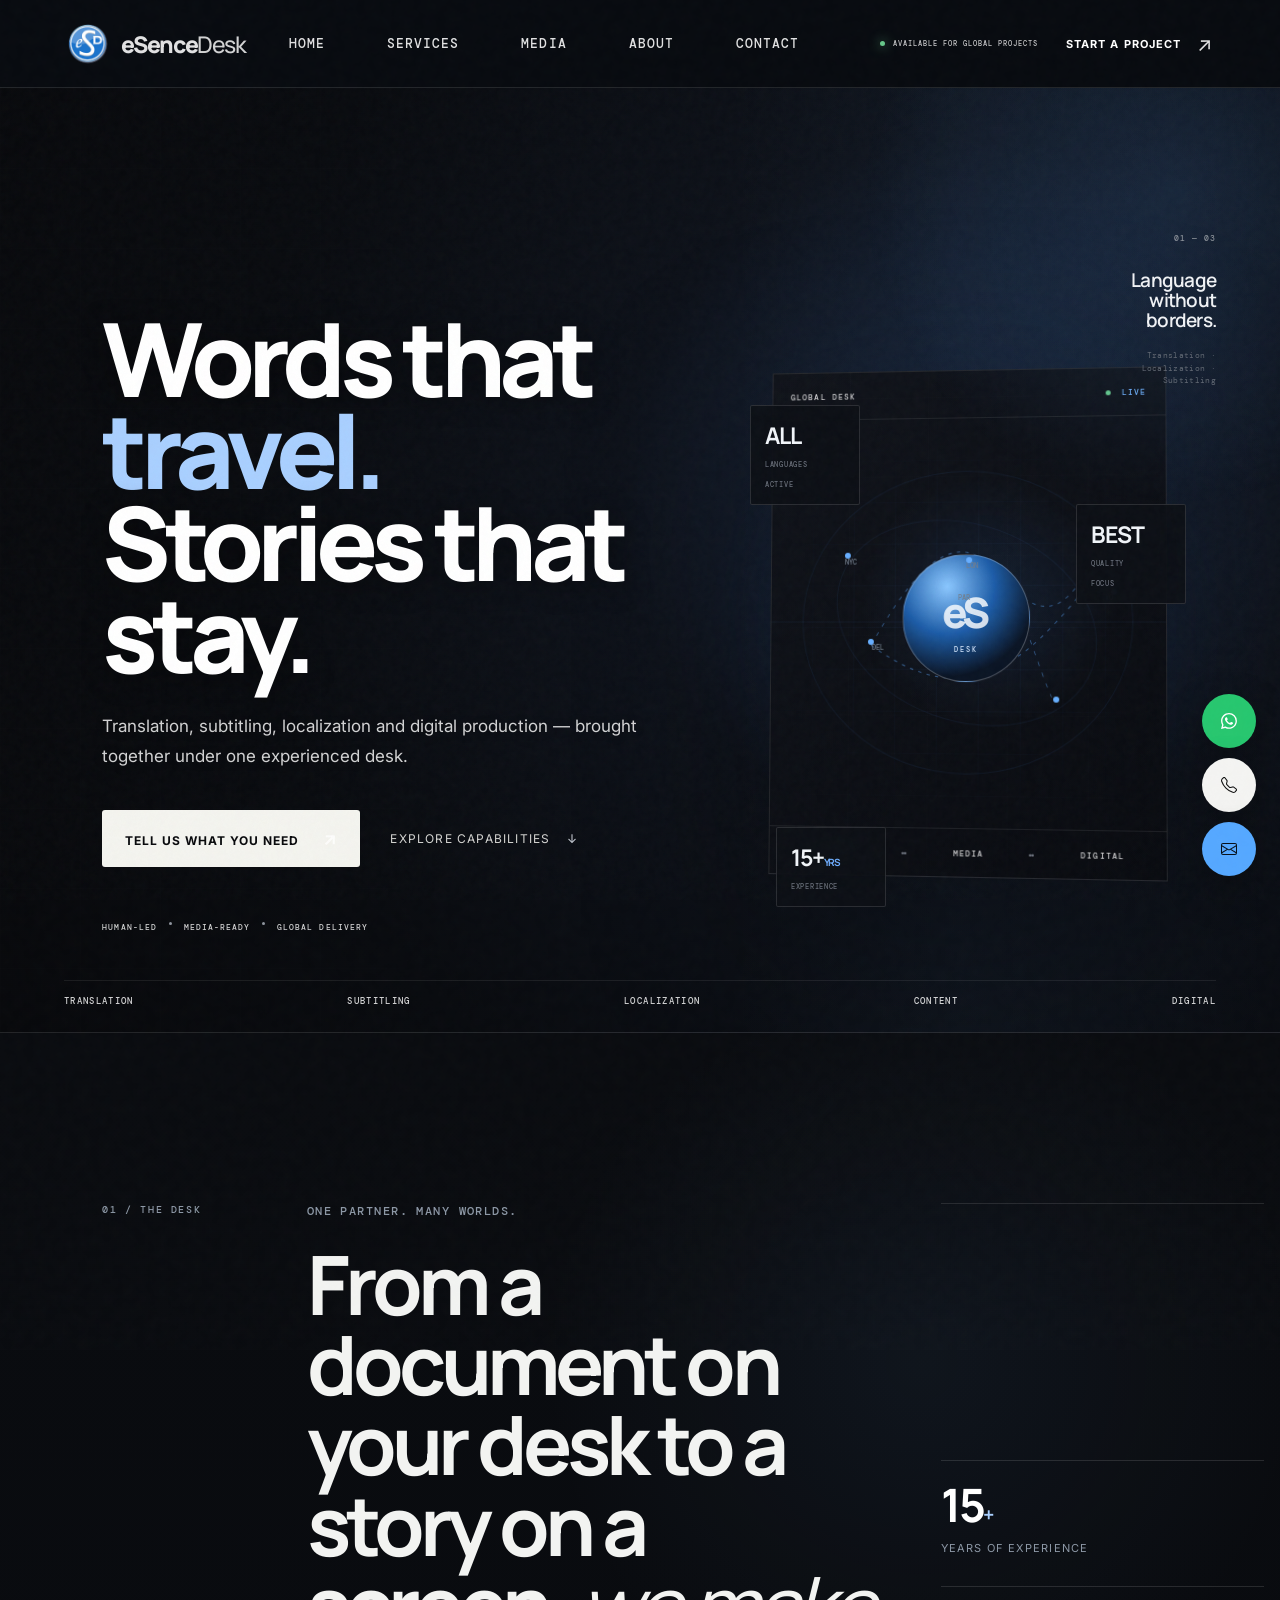
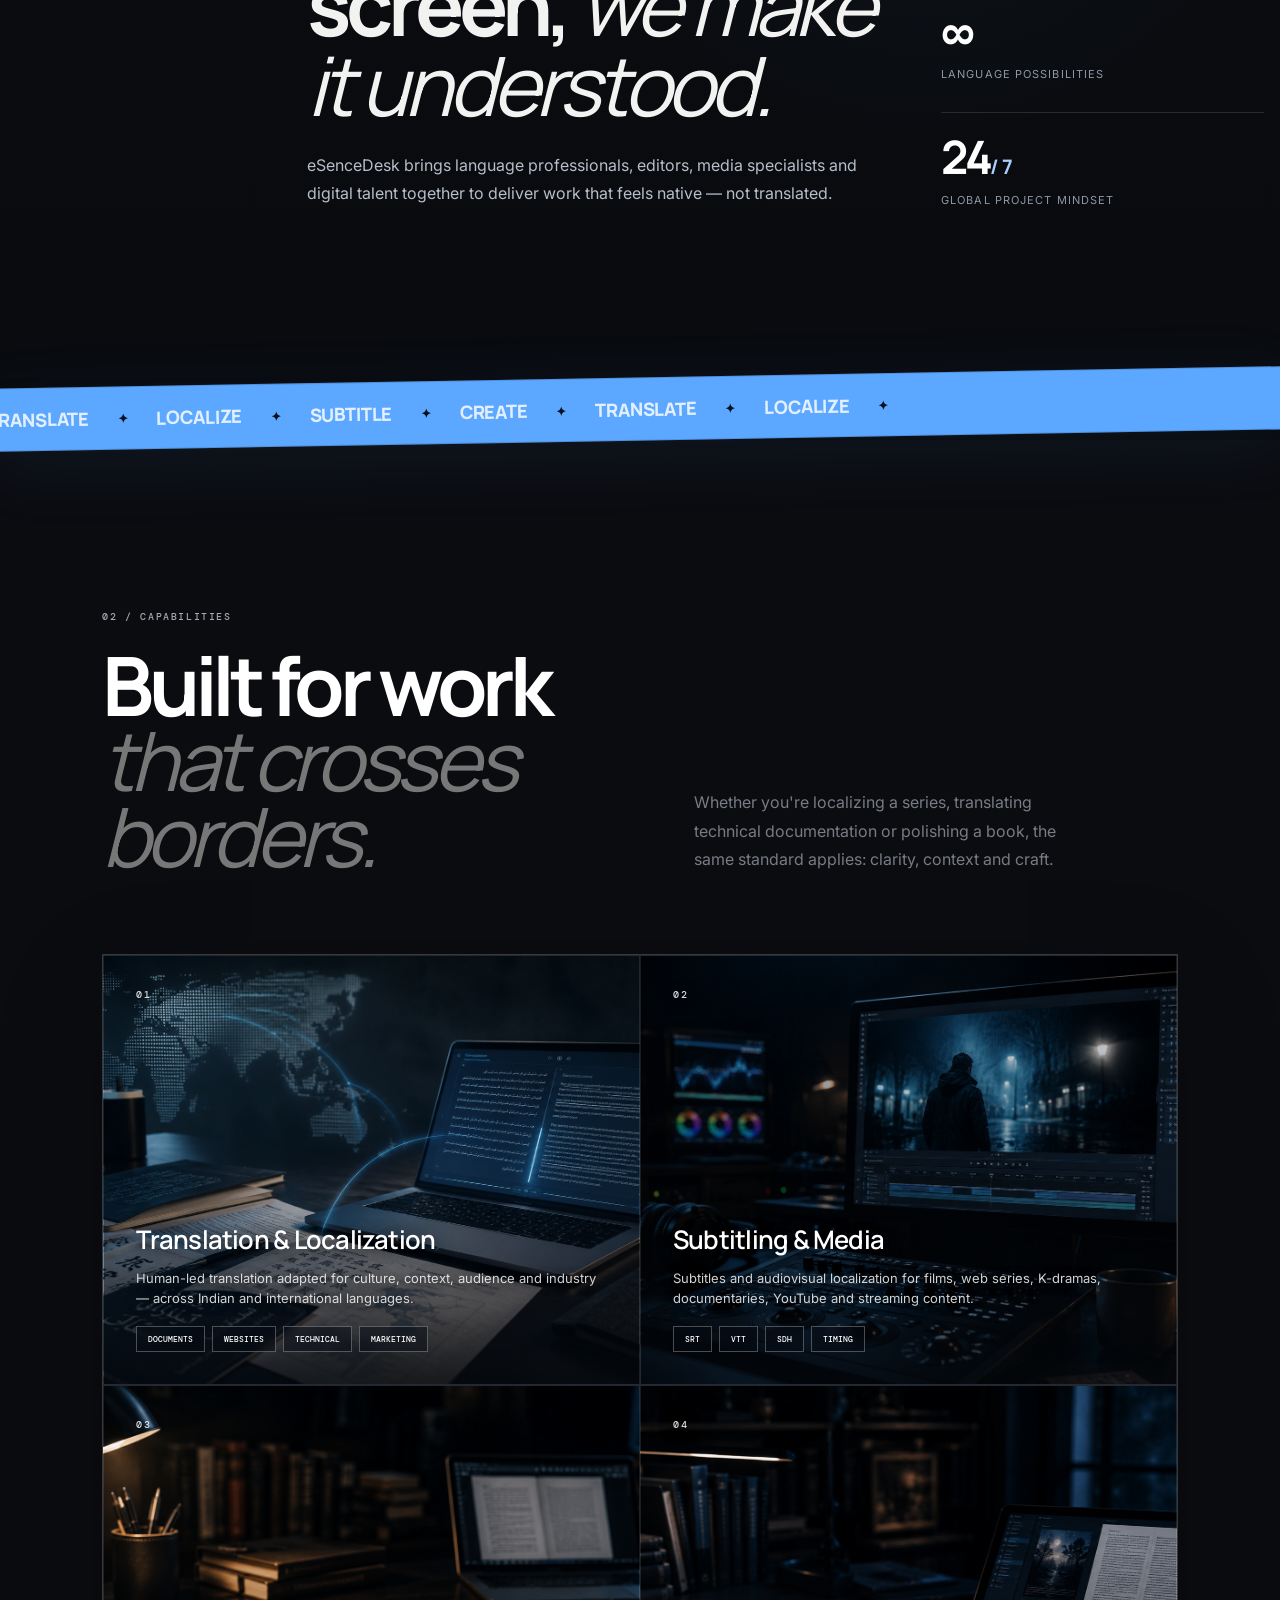
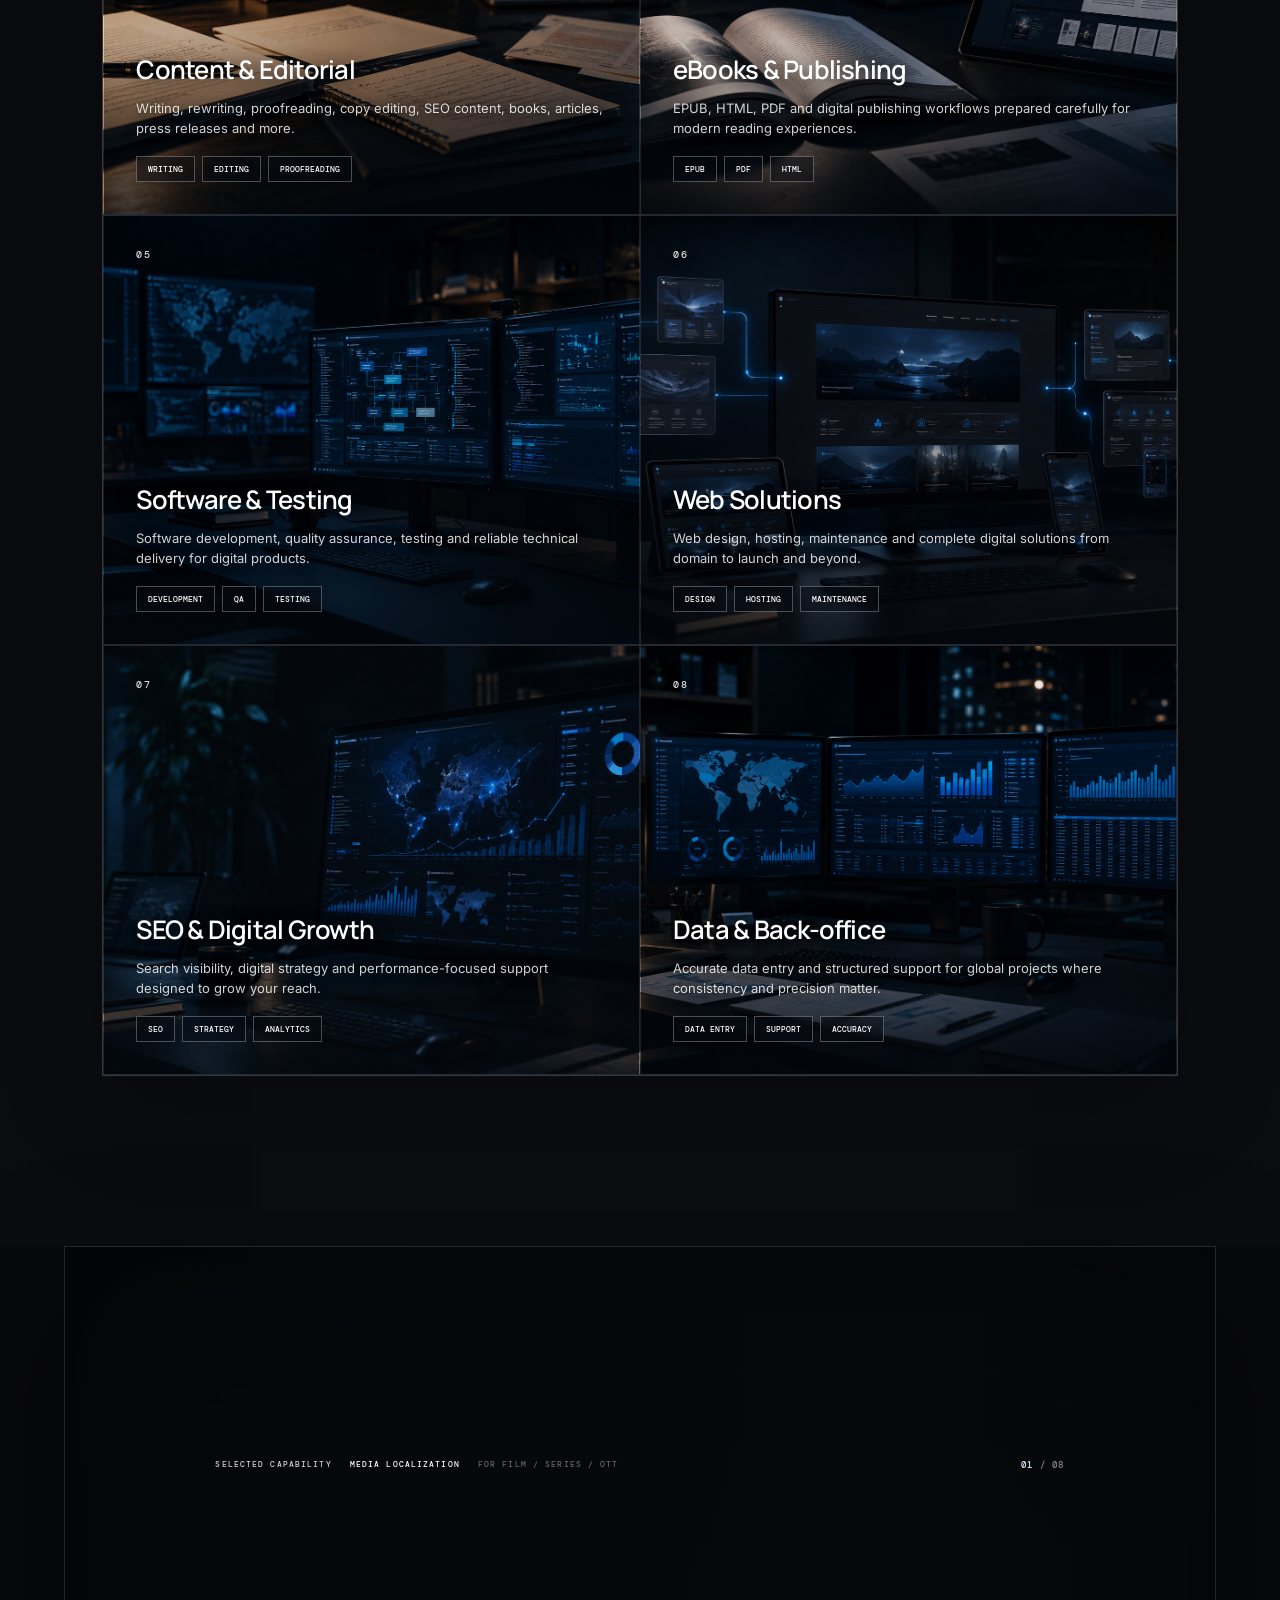
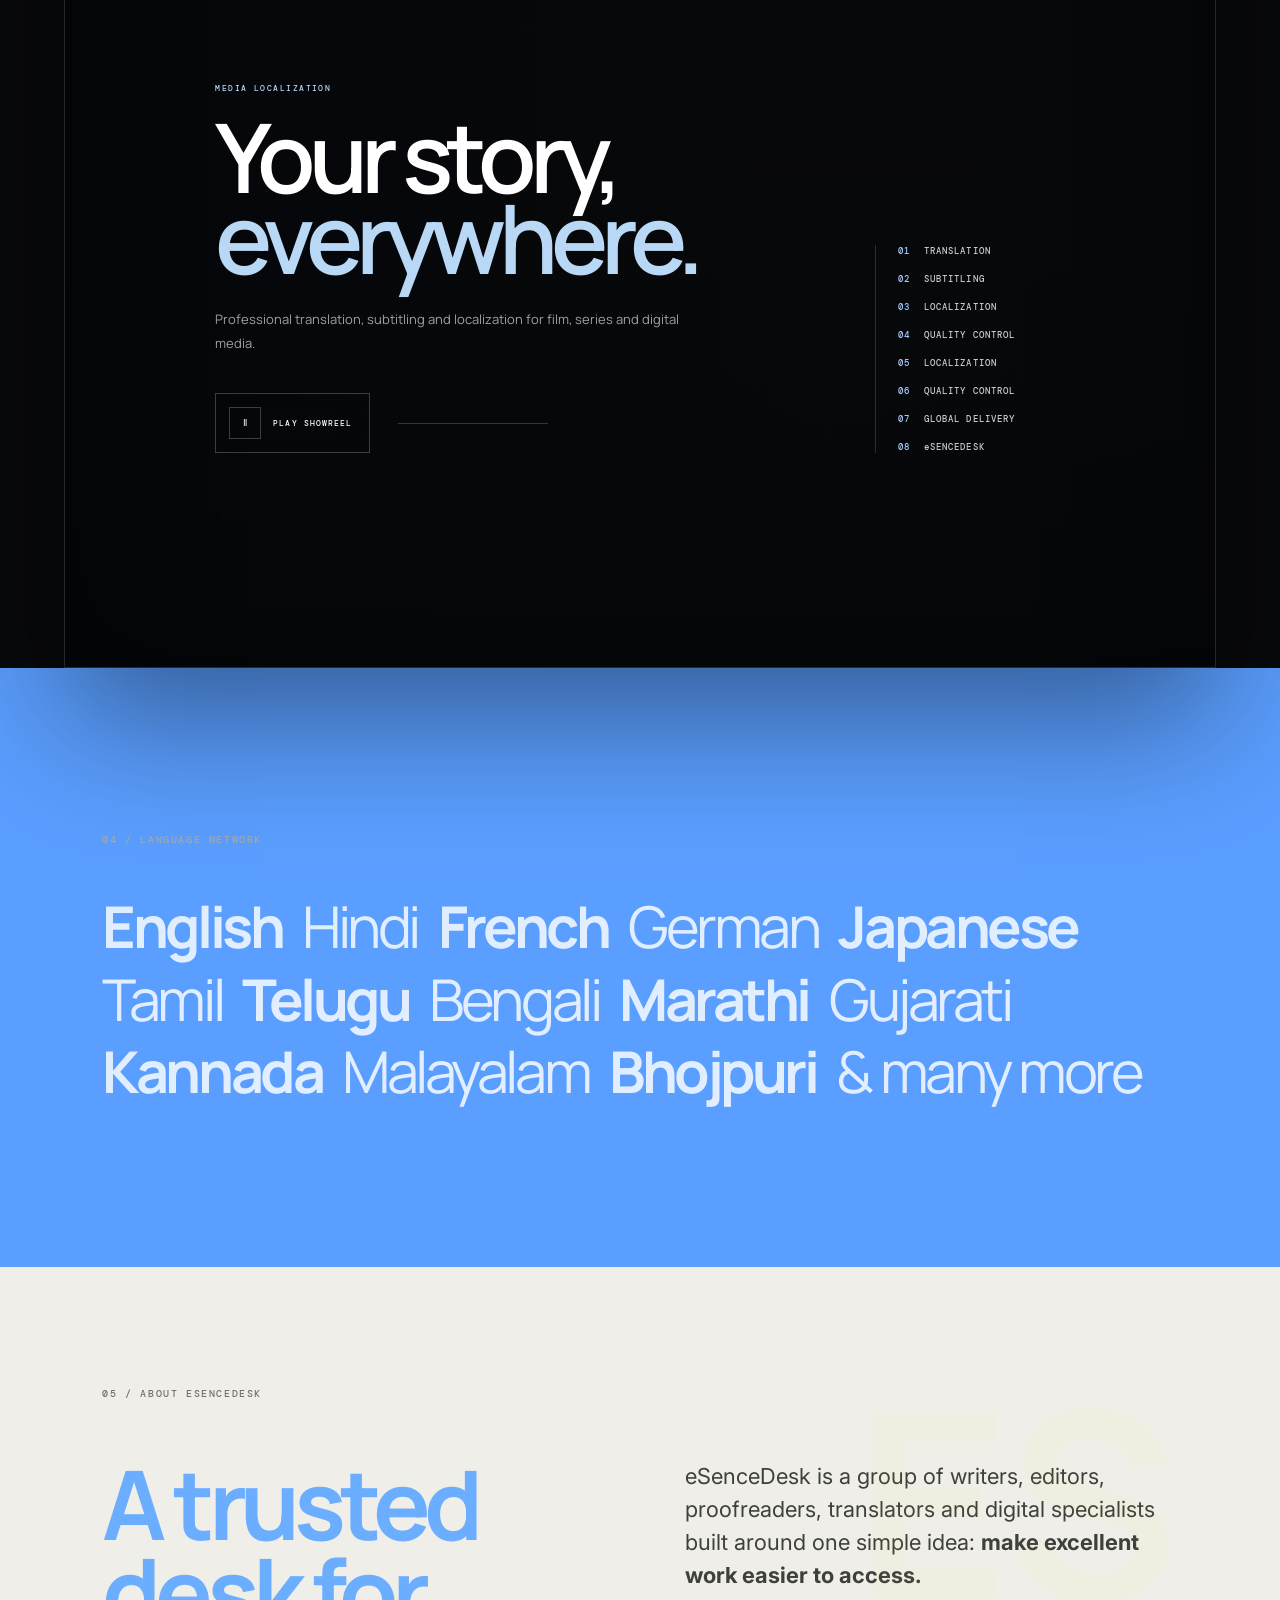
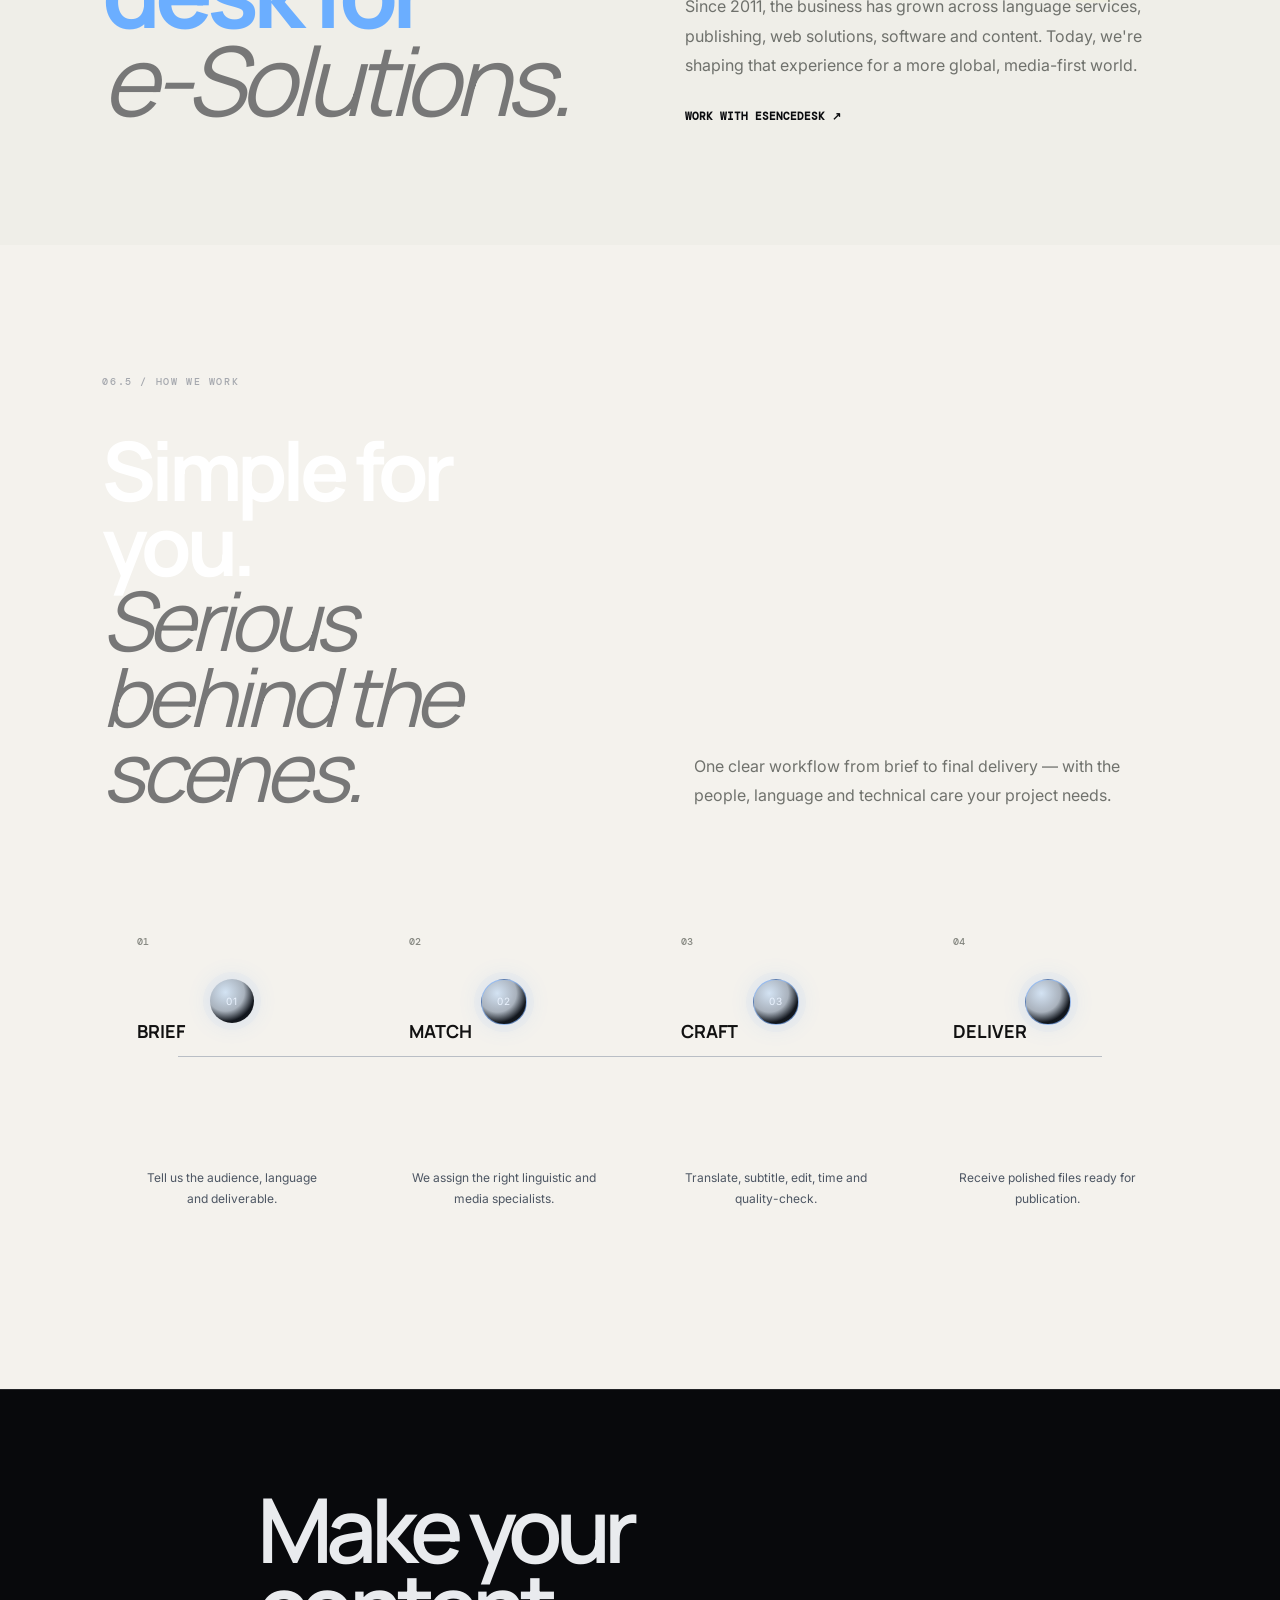
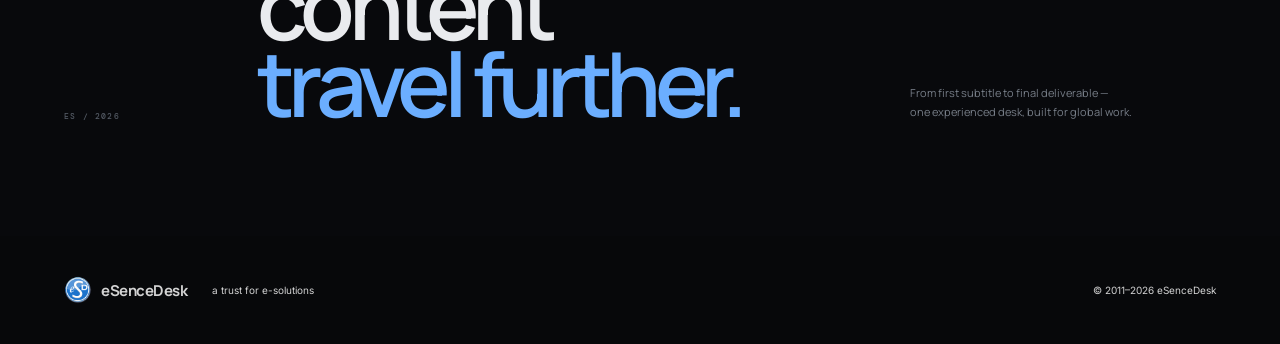
<file: index.html>
<!doctype html>
<html lang="en">
<head>
<meta charset="utf-8">
<meta name="viewport" content="width=device-width,initial-scale=1">
<meta name="description" content="eSenceDesk — translation, media localization, subtitling, content, publishing and digital solutions.">
<title>eSenceDesk — Language. Media. Digital.</title>
<link rel="preconnect" href="https://fonts.googleapis.com">
<link rel="preconnect" href="https://fonts.gstatic.com" crossorigin>
<link href="https://fonts.googleapis.com/css2?family=DM+Mono:wght@400;500&family=Inter:wght@400;500;600;700;800&family=Manrope:wght@400;500;600;700;800&display=swap" rel="stylesheet">
<link rel="icon" type="image/png" href="favicon.png">
<link rel="stylesheet" href="style.css">
</head>
<body><div class="luxury-grain"></div>
<div class="preloader"><div class="preloader-mark"><img src="es-logo.png" alt=""></div><div class="preloader-line"><i></i></div><div class="preloader-meta"><span>ESENCEDESK</span><span>GLOBAL LANGUAGE / MEDIA</span></div></div>
<div class="scroll-progress"></div>
<div class="noise"></div>

<header class="nav">
  <a class="brand" href="#top" aria-label="eSenceDesk home">
    <img src="es-logo.png" alt="eSenceDesk circular logo">
    <span class="brand-word">eSence<span>Desk</span></span>
  </a>
  <nav>
    <a href="index.html">Home</a>
    <a href="services.html">Services</a>
    <a href="index.html#media">Media</a>
    <a href="aboutus.html">About</a>
    <a href="contact.html">Contact</a>
  </nav>
  <div class="nav-status"><i></i><span>AVAILABLE FOR GLOBAL PROJECTS</span></div><a class="nav-cta" href="contact.html"><span>Start a project</span><b>↗</b></a>
  <button class="menu" aria-label="Open menu"><i></i><i></i></button>
</header>

<main id="top">
<section class="hero">
  <div class="hero-orbit orbit-a"></div><div class="hero-orbit orbit-b"></div>
  <div class="hero-grid"></div>
  <div class="hero-copy">
    <h1>Words that<br><span>travel.</span><br>Stories that stay.</h1>
    <p class="hero-lead">Translation, subtitling, localization and digital production — brought together under one experienced desk.</p>
    <div class="hero-actions">
      <a class="btn btn-light" href="#contact">Tell us what you need <span>↗</span></a>
      <a class="text-link" href="#capabilities">Explore capabilities <span>↓</span></a>
    </div>
    <div class="hero-trust"><span>HUMAN-LED</span><b></b><span>MEDIA-READY</span><b></b><span>GLOBAL DELIVERY</span></div>
  </div>
  <div class="hero-side-note"><span>01 — 03</span><strong>Language<br>without borders.</strong><em>Translation · Localization · Subtitling</em></div>
  <div class="hero-art">
    <div class="glow"></div>
    <div class="world-panel">
      <div class="world-top"><span>GLOBAL DESK</span><span class="live"><i></i> LIVE</span></div>
      <div class="world-map">
        <div class="map-lines"></div>
        <span class="city c-delhi">DEL</span><span class="city c-london">LON</span><span class="city c-tokyo">TYO</span><span class="city c-paris">PAR</span><span class="city c-ny">NYC</span>
        <span class="node n1"></span><span class="node n2"></span><span class="node n3"></span><span class="node n4"></span><span class="node n5"></span>
        <svg class="routes" viewBox="0 0 600 440" preserveAspectRatio="none">
          <path d="M155 245 C230 150 290 120 345 165 S445 230 500 140"/>
          <path d="M155 245 C245 290 330 300 430 225 S470 170 500 140"/>
          <path d="M345 165 C390 210 405 260 430 300"/>
        </svg>
        <div class="center-orb"><span>eS</span><b>DESK</b></div>
      </div>
      <div class="world-bottom"><span>LANGUAGE</span><strong>∞</strong><span>MEDIA</span><strong>∞</strong><span>DIGITAL</span></div>
    </div>
    <div class="floating-mini m1"><b>ALL</b><span>LANGUAGES<br>ACTIVE</span></div>
    <div class="floating-mini m2"><b>BEST<span></span></b><span>QUALITY<br>FOCUS</span></div>
    <div class="floating-mini m3"><b>15+<span>YRS</span></b><span>EXPERIENCE</span></div>
  </div>
  <div class="hero-foot">
    <span>TRANSLATION</span><span>SUBTITLING</span><span>LOCALIZATION</span><span>CONTENT</span><span>DIGITAL</span>
  </div>
</section>

<section class="manifesto">
  <div class="section-tag">01 / THE DESK</div>
  <div class="manifesto-text">
    <p class="kicker">One partner. Many worlds.</p>
    <h2>From a document on your desk to a story on a screen, <i>we make it understood.</i></h2>
    <p class="muted">eSenceDesk brings language professionals, editors, media specialists and digital talent together to deliver work that feels native — not translated.</p>
  </div>
  <div class="stats">
    <div><strong>15<span>+</span></strong><small>years of experience</small></div>
    <div><strong>∞</strong><small>language possibilities</small></div>
    <div><strong>24<span>/7</span></strong><small>global project mindset</small></div>
  </div>
</section>

<div class="marquee"><div><span>TRANSLATE</span><b>✦</b><span>LOCALIZE</span><b>✦</b><span>SUBTITLE</span><b>✦</b><span>CREATE</span><b>✦</b><span>TRANSLATE</span><b>✦</b><span>LOCALIZE</span><b>✦</b></div></div>
<section id="capabilities" class="capabilities">
  <div class="section-head">
    <div><div class="section-tag">02 / CAPABILITIES</div><h2>Built for work<br><i>that crosses borders.</i></h2></div>
    <p>Whether you're localizing a series, translating technical documentation or polishing a book, the same standard applies: clarity, context and craft.</p>
  </div>
  <div class="service-grid service-grid-photo">
    <article class="service service-photo" style='--service-img:url("1.png")'>
      <span class="num">01</span><div class="service-top"><span class="icon"></span><span class="arrow"></span></div>
      <div class="service-content"><h3>Translation &amp; Localization</h3><p>Human-led translation adapted for culture, context, audience and industry — across Indian and international languages.</p><div class="chips"><b>Documents</b><b>Websites</b><b>Technical</b><b>Marketing</b></div></div>
    </article>
    <article class="service service-photo" style='--service-img:url("2.png")'>
      <span class="num">02</span><div class="service-top"><span class="icon"></span><span class="arrow"></span></div>
      <div class="service-content"><h3>Subtitling &amp; Media</h3><p>Subtitles and audiovisual localization for films, web series, K-dramas, documentaries, YouTube and streaming content.</p><div class="chips"><b>SRT</b><b>VTT</b><b>SDH</b><b>Timing</b></div></div>
    </article>
    <article class="service service-photo" style='--service-img:url("3.png")'>
      <span class="num">03</span><div class="service-top"><span class="icon"></span><span class="arrow"></span></div>
      <div class="service-content"><h3>Content &amp; Editorial</h3><p>Writing, rewriting, proofreading, copy editing, SEO content, books, articles, press releases and more.</p><div class="chips"><b>Writing</b><b>Editing</b><b>Proofreading</b></div></div>
    </article>
    <article class="service service-photo" style='--service-img:url("4.png")'>
      <span class="num">04</span><div class="service-top"><span class="icon"></span><span class="arrow"></span></div>
      <div class="service-content"><h3>eBooks &amp; Publishing</h3><p>EPUB, HTML, PDF and digital publishing workflows prepared carefully for modern reading experiences.</p><div class="chips"><b>EPUB</b><b>PDF</b><b>HTML</b></div></div>
    </article>
    <article class="service service-photo" style='--service-img:url("5.png")'>
      <span class="num">05</span><div class="service-top"><span class="icon"></span><span class="arrow"></span></div>
      <div class="service-content"><h3>Software &amp; Testing</h3><p>Software development, quality assurance, testing and reliable technical delivery for digital products.</p><div class="chips"><b>Development</b><b>QA</b><b>Testing</b></div></div>
    </article>
    <article class="service service-photo" style='--service-img:url("6.png")'>
      <span class="num">06</span><div class="service-top"><span class="icon"></span><span class="arrow"></span></div>
      <div class="service-content"><h3>Web Solutions</h3><p>Web design, hosting, maintenance and complete digital solutions from domain to launch and beyond.</p><div class="chips"><b>Design</b><b>Hosting</b><b>Maintenance</b></div></div>
    </article>
    <article class="service service-photo" style='--service-img:url("7.png")'>
      <span class="num">07</span><div class="service-top"><span class="icon"></span><span class="arrow"></span></div>
      <div class="service-content"><h3>SEO &amp; Digital Growth</h3><p>Search visibility, digital strategy and performance-focused support designed to grow your reach.</p><div class="chips"><b>SEO</b><b>Strategy</b><b>Analytics</b></div></div>
    </article>
    <article class="service service-photo" style='--service-img:url("8.png")'>
      <span class="num">08</span><div class="service-top"><span class="icon"></span><span class="arrow"></span></div>
      <div class="service-content"><h3>Data &amp; Back-office</h3><p>Accurate data entry and structured support for global projects where consistency and precision matter.</p><div class="chips"><b>Data Entry</b><b>Support</b><b>Accuracy</b></div></div>
    </article>
  </div>
</section>


<section id="media" class="media media-bg-card">
  <div class="media-bg-video" aria-hidden="true">
    <video id="mediaBgVideo" autoplay muted playsinline preload="metadata"></video>
    <div class="media-bg-overlay"></div>
    <div class="media-bg-vignette"></div>
  </div>

  <div class="media-card-content">
    <div class="media-card-top">
      <div class="media-kicker">
        <span>SELECTED CAPABILITY</span>
        <b>MEDIA LOCALIZATION</b>
        <i>FOR FILM / SERIES / OTT</i>
      </div>
      <div class="media-card-index"><span id="mediaShotNo">01</span> / 08</div>
    </div>

    <div class="media-card-main">
      <div class="media-card-copy">
        <div class="media-label" id="mediaLabel">MEDIA LOCALIZATION</div>
        <h2 id="mediaTitle">Your story,<br><span>everywhere.</span></h2>
        <p id="mediaDesc">Professional translation, subtitling and localization for film, series and digital media.</p>

        <div class="media-card-actions">
          <button class="media-play" id="mediaPlay" type="button" aria-label="Pause video">
            <span class="media-play-icon">Ⅱ</span>
            <span>PLAY SHOWREEL</span>
          </button>
          <div class="media-progress" aria-hidden="true">
            <div id="mediaProgressFill"></div>
          </div>
        </div>
      </div>

      <div class="media-card-meta">
        <div data-shot="0"><span>01</span> TRANSLATION</div>
        <div data-shot="1"><span>02</span> SUBTITLING</div>
        <div data-shot="2"><span>03</span> LOCALIZATION</div>
        <div data-shot="3"><span>04</span> QUALITY CONTROL</div>
        <div data-shot="4"><span>05</span> LOCALIZATION</div>
        <div data-shot="5"><span>06</span> QUALITY CONTROL</div>
        <div data-shot="6"><span>07</span> GLOBAL DELIVERY</div>
        <div data-shot="7"><span>08</span> eSENCEDESK</div>

      </div>
    </div>
  </div>
</section>


<section class="languages">
  <div class="section-tag">04 / LANGUAGE NETWORK</div>
  <div class="language-big"><span>English</span><span>Hindi</span><span>French</span><span>German</span><span>Japanese</span><span>Tamil</span><span>Telugu</span><span>Bengali</span><span>Marathi</span><span>Gujarati</span><span>Kannada</span><span>Malayalam</span><span>Bhojpuri</span><span>& many more</span></div>
</section>

<section id="about" class="about">
  <div class="section-tag">05 / ABOUT ESENCEDESK</div>
  <div class="about-grid">
    <h2 class="quote-main" ><span>A trusted desk for</span><br><i>e-Solutions.</i></h2>
    <div><p class="big-p">eSenceDesk is a group of writers, editors, proofreaders, translators and digital specialists built around one simple idea: <strong>make excellent work easier to access.</strong></p><p>Since 2011, the business has grown across language services, publishing, web solutions, software and content. Today, we're shaping that experience for a more global, media-first world.</p><a class="under" href="contact.html">Work with eSenceDesk ↗</a></div>
  </div>
</section>


<section class="process">
  <div class="section-tag">06.5 / HOW WE WORK</div>
  <div class="process-head"><h2>Simple for you.<br><i>Serious behind the scenes.</i></h2><p>One clear workflow from brief to final delivery — with the people, language and technical care your project needs.</p></div>
  <div class="process-grid">
    <div><span>01</span><b>BRIEF</b><p>Tell us the audience, language and deliverable.</p></div>
    <div><span>02</span><b>MATCH</b><p>We assign the right linguistic and media specialists.</p></div>
    <div><span>03</span><b>CRAFT</b><p>Translate, subtitle, edit, time and quality-check.</p></div>
    <div><span>04</span><b>DELIVER</b><p>Receive polished files ready for publication.</p></div>
  </div>
</section>
<section class="final-quote">
  <div class="quote-index">ES / 2026</div>
  <div class="quote-main">Make your content<br><span>travel further.</span></div>
  <div class="quote-side">From first subtitle to final deliverable —<br>one experienced desk, built for global work.</div>
</section>
</main>

<footer><div class="brand-foot"><img src="es-logo.png"><span>eSenceDesk</span></div><p>a trust for e-solutions</p><span>© 2011–2026 eSenceDesk</span></footer>

<div class="float-actions">
  <a class="float-action whatsapp" href="https://wa.me/919810148847" target="_blank" rel="noopener" aria-label="WhatsApp">
    <svg xmlns="http://www.w3.org/2000/svg" width="16" height="16" fill="currentColor" class="bi bi-whatsapp" viewBox="0 0 16 16">
      <path d="M13.601 2.326A7.85 7.85 0 0 0 7.994 0C3.627 0 .068 3.558.064 7.926c0 1.399.366 2.76 1.057 3.965L0 16l4.204-1.102a7.9 7.9 0 0 0 3.79.965h.004c4.368 0 7.926-3.558 7.93-7.93A7.9 7.9 0 0 0 13.6 2.326zM7.994 14.521a6.6 6.6 0 0 1-3.356-.92l-.24-.144-2.494.654.666-2.433-.156-.251a6.56 6.56 0 0 1-1.007-3.505c0-3.626 2.957-6.584 6.591-6.584a6.56 6.56 0 0 1 4.66 1.931 6.56 6.56 0 0 1 1.928 4.66c-.004 3.639-2.961 6.592-6.592 6.592m3.615-4.934c-.197-.099-1.17-.578-1.353-.646-.182-.065-.315-.099-.445.099-.133.197-.513.646-.627.775-.114.133-.232.148-.43.05-.197-.1-.836-.308-1.592-.985-.59-.525-.985-1.175-1.103-1.372-.114-.198-.011-.304.088-.403.087-.088.197-.232.296-.346.1-.114.133-.198.198-.33.065-.134.034-.248-.015-.347-.05-.099-.445-1.076-.612-1.47-.16-.389-.323-.335-.445-.34-.114-.007-.247-.007-.38-.007a.73.73 0 0 0-.529.247c-.182.198-.691.677-.691 1.654s.71 1.916.81 2.049c.098.133 1.394 2.132 3.383 2.992.47.205.84.326 1.129.418.475.152.904.129 1.246.08.38-.058 1.171-.48 1.338-.943.164-.464.164-.86.114-.943-.049-.084-.182-.133-.38-.232"/>
    </svg>
  </a>
  <a class="float-action phone" href="tel:+919810148847" aria-label="Call eSenceDesk">
    <svg xmlns="http://www.w3.org/2000/svg" width="16" height="16" fill="currentColor" class="bi bi-telephone" viewBox="0 0 16 16">
      <path d="M3.654 1.328a.678.678 0 0 0-1.015-.063L1.605 2.3c-.483.484-.661 1.169-.45 1.77a17.6 17.6 0 0 0 4.168 6.608 17.6 17.6 0 0 0 6.608 4.168c.601.211 1.286.033 1.77-.45l1.034-1.034a.678.678 0 0 0-.063-1.015l-2.307-1.794a.68.68 0 0 0-.58-.122l-2.19.547a1.75 1.75 0 0 1-1.657-.459L5.482 8.062a1.75 1.75 0 0 1-.46-1.657l.548-2.19a.68.68 0 0 0-.122-.58zM1.884.511a1.745 1.745 0 0 1 2.612.163L6.29 2.98c.329.423.445.974.315 1.494l-.547 2.19a.68.68 0 0 0 .178.643l2.457 2.457a.68.68 0 0 0 .644.178l2.189-.547a1.75 1.75 0 0 1 1.494.315l2.306 1.794c.829.645.905 1.87.163 2.611l-1.034 1.034c-.74.74-1.846 1.065-2.877.702a18.6 18.6 0 0 1-7.01-4.42 18.6 18.6 0 0 1-4.42-7.009c-.362-1.03-.037-2.137.703-2.877z"/>
    </svg>
  </a>
  <a
    class="float-action mail"
    href="https://mail.google.com/mail/u/0/?view=cm&fs=1&to=info@esencedesk.com"
    target="_blank"
    rel="noopener noreferrer"
    aria-label="Email eSenceDesk"
  >
    <svg xmlns="http://www.w3.org/2000/svg" width="16" height="16" fill="currentColor" class="bi bi-envelope" viewBox="0 0 16 16">
      <path d="M0 4a2 2 0 0 1 2-2h12a2 2 0 0 1 2 2v8a2 2 0 0 1-2 2H2a2 2 0 0 1-2-2zm2-1a1 1 0 0 0-1 1v.217l7 4.2 7-4.2V4a1 1 0 0 0-1-1zm13 2.383-4.708 2.825L15 11.105zm-.034 6.876-5.64-3.471L8 9.583l-1.326-.795-5.64 3.47A1 1 0 0 0 2 13h12a1 1 0 0 0 .966-.741M1 11.105l4.708-2.897L1 5.383z"/>
    </svg>
  </a>
</div>

<script src="script.js"></script>
</body>
</html>
</file>
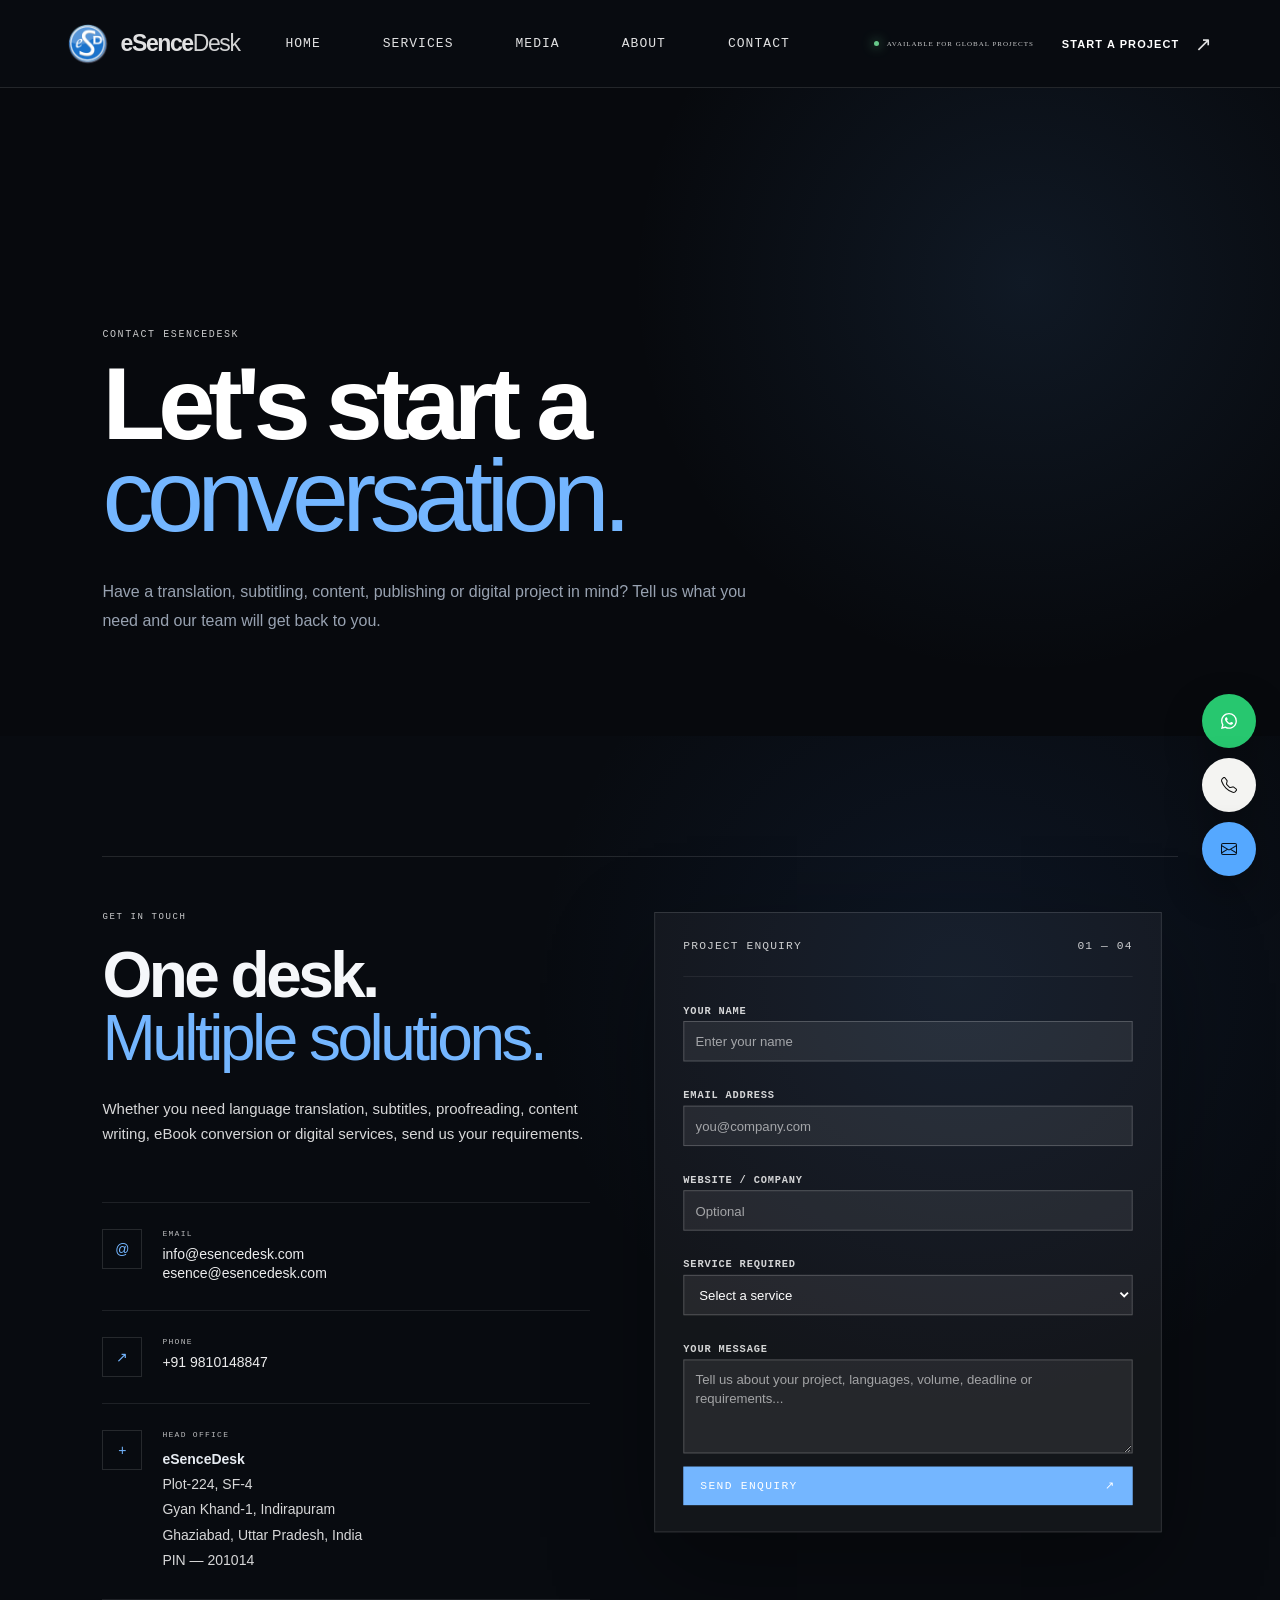
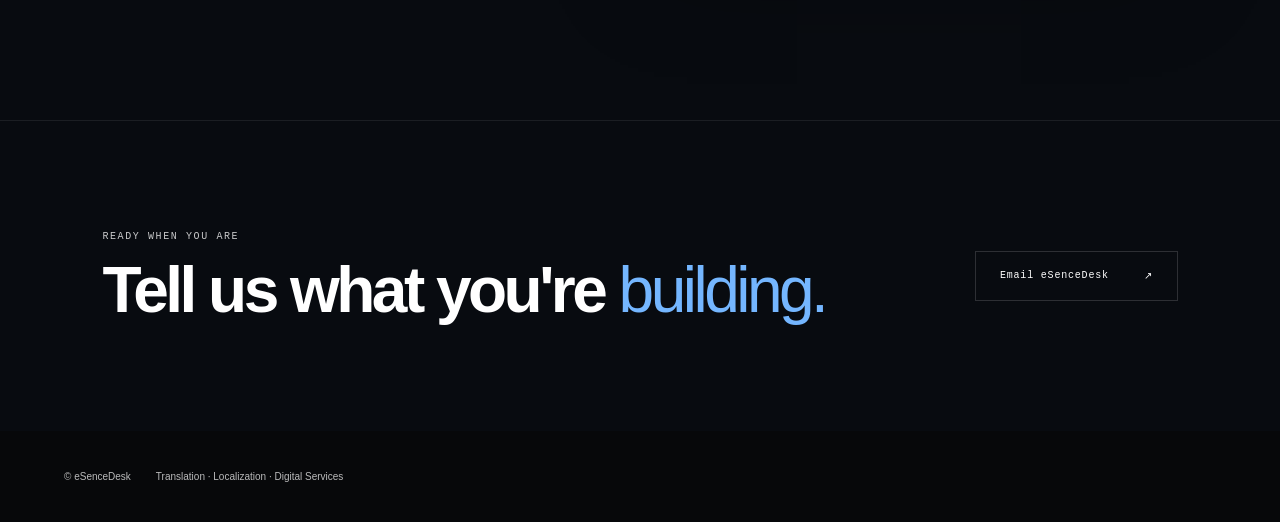
<file: contact.html>
<!DOCTYPE html>
<html lang="en">
<head>
    <meta charset="UTF-8">
    <meta name="viewport" content="width=device-width, initial-scale=1.0">

    <title>Contact eSenceDesk | Translation & Digital Services</title>

    <meta name="description"
          content="Contact eSenceDesk for translation, subtitling, content writing, proofreading, eBook conversion and digital services.">

    <link rel="stylesheet" href="style.css">
</head>

<body>

<!-- =========================
     HEADER
========================= -->

<header class="nav">
  <a class="brand" href="#top" aria-label="eSenceDesk home">
    <img src="es-logo.png" alt="eSenceDesk circular logo">
    <span class="brand-word">eSence<span>Desk</span></span>
  </a>
  <nav>
    <a href="index.html">Home</a>
    <a href="services.html">Services</a>
    <a href="index.html#media">Media</a>
    <a href="aboutus.html">About</a>
    <a href="contact.html">Contact</a>
  </nav>
  <div class="nav-status"><i></i><span>AVAILABLE FOR GLOBAL PROJECTS</span></div><a class="nav-cta" href="#contact"><span>Start a project</span><b>↗</b></a>
  <button class="menu" aria-label="Open menu"><i></i><i></i></button>
</header>


<!-- =========================
     CONTACT HERO
========================= -->

<main>

<section class="contact-hero">

    <div class="contact-hero-inner">

        <div class="kicker">
            CONTACT ESENCEDESK
        </div>

        <h1>
            Let's start a
            <em>conversation.</em>
        </h1>

        <p>
            Have a translation, subtitling, content, publishing or
            digital project in mind? Tell us what you need and our
            team will get back to you.
        </p>

    </div>

</section>


<!-- =========================
     CONTACT CONTENT
========================= -->

<section class="contact-section">

    <div class="contact-grid">


        <!-- LEFT -->

        <div class="contact-info">

            <div class="contact-label">
                GET IN TOUCH
            </div>

            <h2>
                One desk.<br>
                <span>Multiple solutions.</span>
            </h2>

            <p class="contact-description">
                Whether you need language translation, subtitles,
                proofreading, content writing, eBook conversion or
                digital services, send us your requirements.
            </p>


            <!-- EMAIL -->

            <div class="contact-item">

                <div class="contact-icon">
                    @
                </div>

                <div>

                    <small>EMAIL</small>

                    <a href="mailto:info@esencedesk.com">
                        info@esencedesk.com
                    </a>

                    <a href="mailto:esence@esencedesk.com">
                        esence@esencedesk.com
                    </a>

                </div>

            </div>


            <!-- PHONE -->

            <div class="contact-item">

                <div class="contact-icon">
                    ↗
                </div>

                <div>

                    <small>PHONE</small>

                    <a href="tel:+919810148847">
                        +91 9810148847
                    </a>

                </div>

            </div>


            <!-- ADDRESS -->

            <div class="contact-item">

                <div class="contact-icon">
                    +
                </div>

                <div>

                    <small>HEAD OFFICE</small>

                    <p>
                        <strong>eSenceDesk</strong><br>
                        Plot-224, SF-4<br>
                        Gyan Khand-1, Indirapuram<br>
                        Ghaziabad, Uttar Pradesh, India<br>
                        PIN — 201014
                    </p>

                </div>

            </div>

        </div>


        <!-- RIGHT : FORM -->

        <div class="contact-form-wrap">

            <div class="form-top">

                <span>PROJECT ENQUIRY</span>

                <span>01 — 04</span>

            </div>


            <form id="enquiryForm">

                <div class="form-field">

                    <label for="name">
                        YOUR NAME
                    </label>

                    <input
                        type="text"
                        id="name"
                        name="Name"
                        placeholder="Enter your name"
                        required
                    >

                </div>


                <div class="form-field">

                    <label for="email">
                        EMAIL ADDRESS
                    </label>

                    <input
                        type="email"
                        id="email"
                        name="Email"
                        placeholder="you@company.com"
                        required
                    >

                </div>


                <div class="form-field">

                    <label for="website">
                        WEBSITE / COMPANY
                    </label>

                    <input
                        type="text"
                        id="website"
                        name="Website"
                        placeholder="Optional"
                    >

                </div>


                <div class="form-field">

                    <label for="service">
                        SERVICE REQUIRED
                    </label>

                    <select id="service" name="Service">

                        <option value="">
                            Select a service
                        </option>

                        <option>
                            Translation
                        </option>

                        <option>
                            Subtitling & Media Localization
                        </option>

                        <option>
                            Content Writing
                        </option>

                        <option>
                            Proofreading / Editing
                        </option>

                        <option>
                            eBook Conversion
                        </option>

                        <option>
                            Book Publishing
                        </option>

                        <option>
                            Software Development / Testing
                        </option>

                        <option>
                            Web Solutions
                        </option>

                        <option>
                            SEO Services
                        </option>

                        <option>
                            Data Entry
                        </option>

                        <option>
                            Other
                        </option>

                    </select>

                </div>


                <div class="form-field">

                    <label for="message">
                        YOUR MESSAGE
                    </label>

                    <textarea
                        id="message"
                        name="Message"
                        rows="6"
                        placeholder="Tell us about your project, languages, volume, deadline or requirements..."
                        required
                    ></textarea>

                </div>


                <button type="submit" class="contact-submit">

                    <span>SEND ENQUIRY</span>

                    <span>↗</span>

                </button>

            </form>

        </div>

    </div>

</section>


<!-- =========================
     FINAL CTA
========================= -->

<section class="contact-cta">

    <div>

        <div class="kicker">
            READY WHEN YOU ARE
        </div>

        <h2>
            Tell us what you're
            <em>building.</em>
        </h2>

    </div>

    <a href="https://mail.google.com/mail/u/0/?view=cm&fs=1&to=info@esencedesk.com"
       class="cta-button">

        Email eSenceDesk
        <span>↗</span>

    </a>

</section>

</main>


<!-- =========================
     FLOATING CONTACT BUTTONS
========================= -->

<div class="float-actions">
  <a class="float-action whatsapp" href="https://wa.me/919810148847" target="_blank" rel="noopener" aria-label="WhatsApp">
    <svg xmlns="http://www.w3.org/2000/svg" width="16" height="16" fill="currentColor" class="bi bi-whatsapp" viewBox="0 0 16 16">
      <path d="M13.601 2.326A7.85 7.85 0 0 0 7.994 0C3.627 0 .068 3.558.064 7.926c0 1.399.366 2.76 1.057 3.965L0 16l4.204-1.102a7.9 7.9 0 0 0 3.79.965h.004c4.368 0 7.926-3.558 7.93-7.93A7.9 7.9 0 0 0 13.6 2.326zM7.994 14.521a6.6 6.6 0 0 1-3.356-.92l-.24-.144-2.494.654.666-2.433-.156-.251a6.56 6.56 0 0 1-1.007-3.505c0-3.626 2.957-6.584 6.591-6.584a6.56 6.56 0 0 1 4.66 1.931 6.56 6.56 0 0 1 1.928 4.66c-.004 3.639-2.961 6.592-6.592 6.592m3.615-4.934c-.197-.099-1.17-.578-1.353-.646-.182-.065-.315-.099-.445.099-.133.197-.513.646-.627.775-.114.133-.232.148-.43.05-.197-.1-.836-.308-1.592-.985-.59-.525-.985-1.175-1.103-1.372-.114-.198-.011-.304.088-.403.087-.088.197-.232.296-.346.1-.114.133-.198.198-.33.065-.134.034-.248-.015-.347-.05-.099-.445-1.076-.612-1.47-.16-.389-.323-.335-.445-.34-.114-.007-.247-.007-.38-.007a.73.73 0 0 0-.529.247c-.182.198-.691.677-.691 1.654s.71 1.916.81 2.049c.098.133 1.394 2.132 3.383 2.992.47.205.84.326 1.129.418.475.152.904.129 1.246.08.38-.058 1.171-.48 1.338-.943.164-.464.164-.86.114-.943-.049-.084-.182-.133-.38-.232"/>
    </svg>
  </a>
  <a class="float-action phone" href="tel:+919810148847" aria-label="Call eSenceDesk">
    <svg xmlns="http://www.w3.org/2000/svg" width="16" height="16" fill="currentColor" class="bi bi-telephone" viewBox="0 0 16 16">
      <path d="M3.654 1.328a.678.678 0 0 0-1.015-.063L1.605 2.3c-.483.484-.661 1.169-.45 1.77a17.6 17.6 0 0 0 4.168 6.608 17.6 17.6 0 0 0 6.608 4.168c.601.211 1.286.033 1.77-.45l1.034-1.034a.678.678 0 0 0-.063-1.015l-2.307-1.794a.68.68 0 0 0-.58-.122l-2.19.547a1.75 1.75 0 0 1-1.657-.459L5.482 8.062a1.75 1.75 0 0 1-.46-1.657l.548-2.19a.68.68 0 0 0-.122-.58zM1.884.511a1.745 1.745 0 0 1 2.612.163L6.29 2.98c.329.423.445.974.315 1.494l-.547 2.19a.68.68 0 0 0 .178.643l2.457 2.457a.68.68 0 0 0 .644.178l2.189-.547a1.75 1.75 0 0 1 1.494.315l2.306 1.794c.829.645.905 1.87.163 2.611l-1.034 1.034c-.74.74-1.846 1.065-2.877.702a18.6 18.6 0 0 1-7.01-4.42 18.6 18.6 0 0 1-4.42-7.009c-.362-1.03-.037-2.137.703-2.877z"/>
    </svg>
  </a>
    <a
    class="float-action mail"
    href="https://mail.google.com/mail/u/0/?view=cm&fs=1&to=info@esencedesk.com"
    target="_blank"
    rel="noopener noreferrer"
    aria-label="Email eSenceDesk"
    >
    <svg xmlns="http://www.w3.org/2000/svg" width="16" height="16" fill="currentColor" class="bi bi-envelope" viewBox="0 0 16 16">
        <path d="M0 4a2 2 0 0 1 2-2h12a2 2 0 0 1 2 2v8a2 2 0 0 1-2 2H2a2 2 0 0 1-2-2zm2-1a1 1 0 0 0-1 1v.217l7 4.2 7-4.2V4a1 1 0 0 0-1-1zm13 2.383-4.708 2.825L15 11.105zm-.034 6.876-5.64-3.471L8 9.583l-1.326-.795-5.64 3.47A1 1 0 0 0 2 13h12a1 1 0 0 0 .966-.741M1 11.105l4.708-2.897L1 5.383z"/>
    </svg>
    </a>
</div>


<!-- =========================
     FOOTER
========================= -->

<footer class="site-footer">

    <div>
        © eSenceDesk
    </div>

    <div>
        Translation · Localization · Digital Services
    </div>

</footer>

<script>
document.getElementById("enquiryForm").addEventListener("submit", function (e) {
    e.preventDefault();

    const name = document.getElementById("name").value;
    const email = document.getElementById("email").value;
    const website = document.getElementById("website").value;
    const service = document.getElementById("service").value;
    const message = document.getElementById("message").value;

    const subject = encodeURIComponent("Project Enquiry - eSenceDesk");

    const body = encodeURIComponent(
`Hello eSenceDesk,

Name: ${name}
Email: ${email}
Website / Company: ${website}
Service Required: ${service}

Message:
${message}

Regards,
${name}`
    );

    window.open(
        `https://mail.google.com/mail/u/1/?view=cm&fs=1&to=info@esencedesk.com&su=${subject}&body=${body}`,
        "_blank"
    );
});
</script>
</body>
</html>
</file>
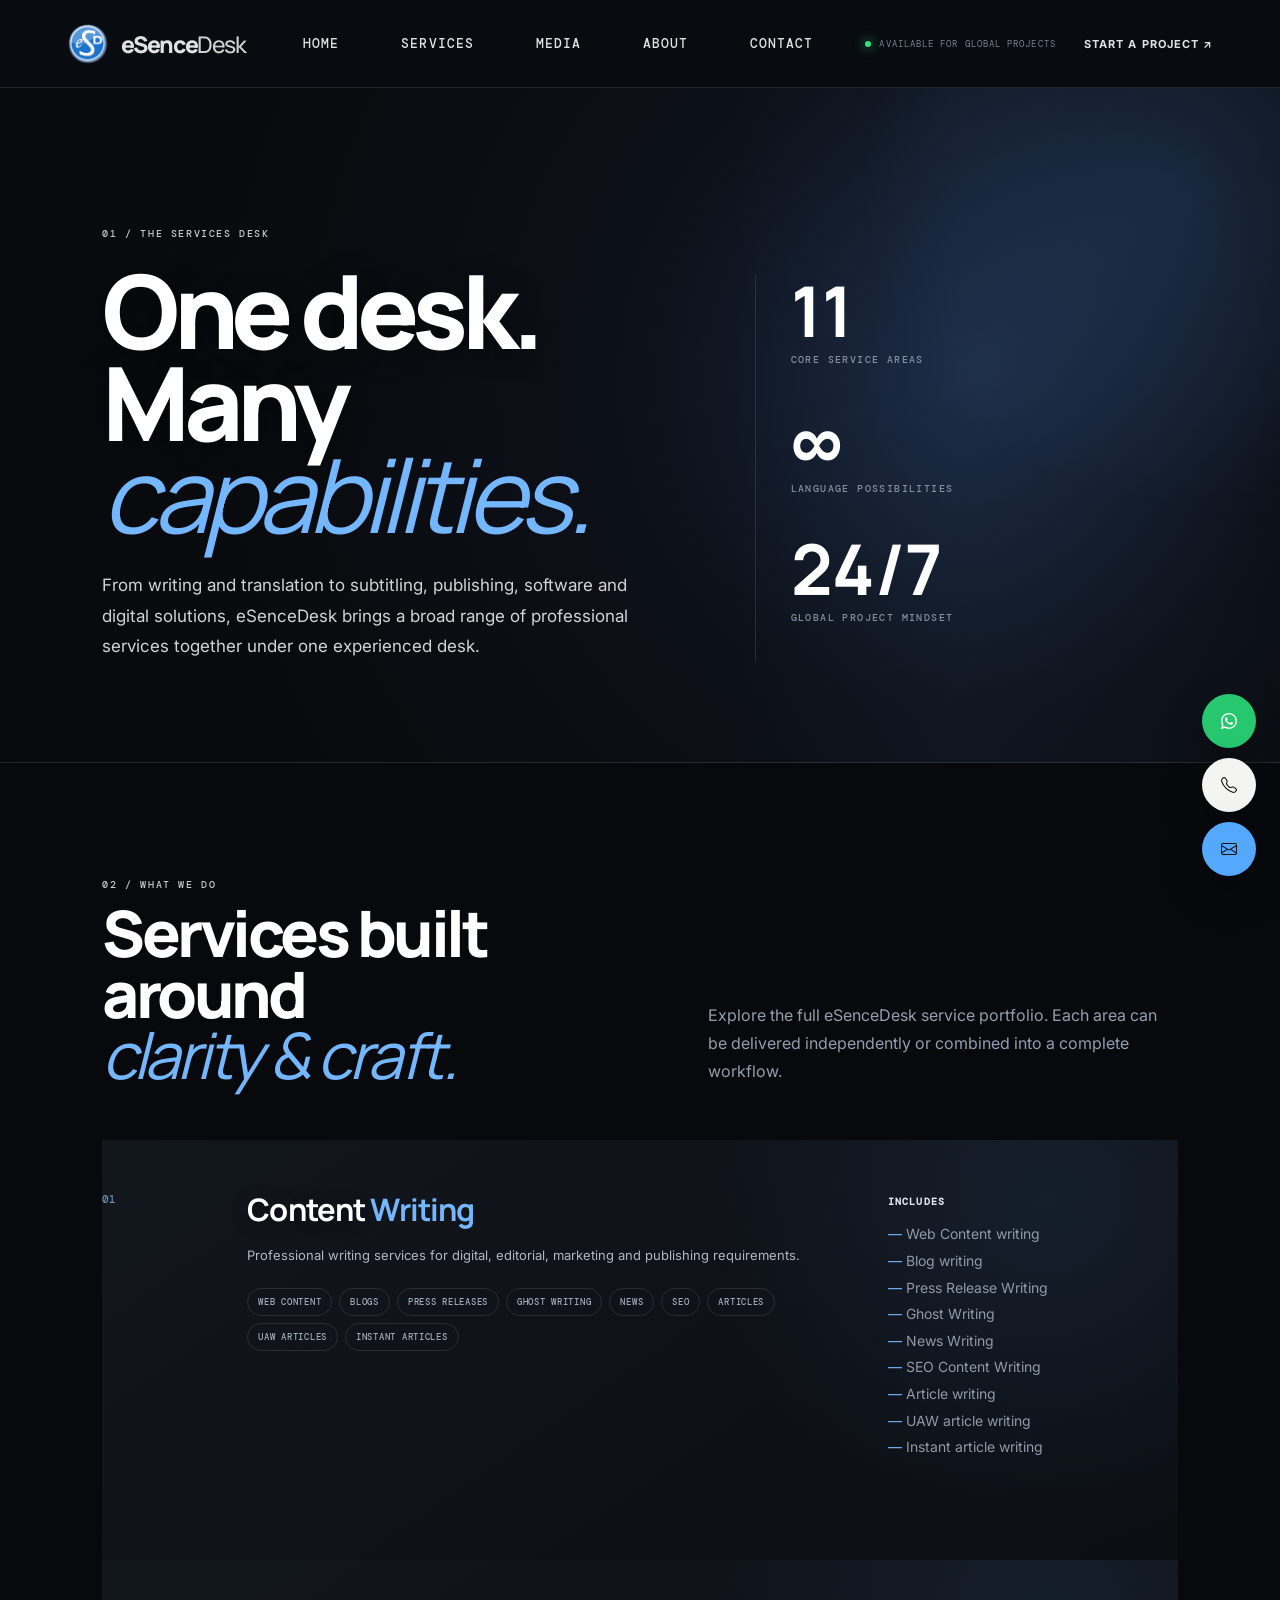
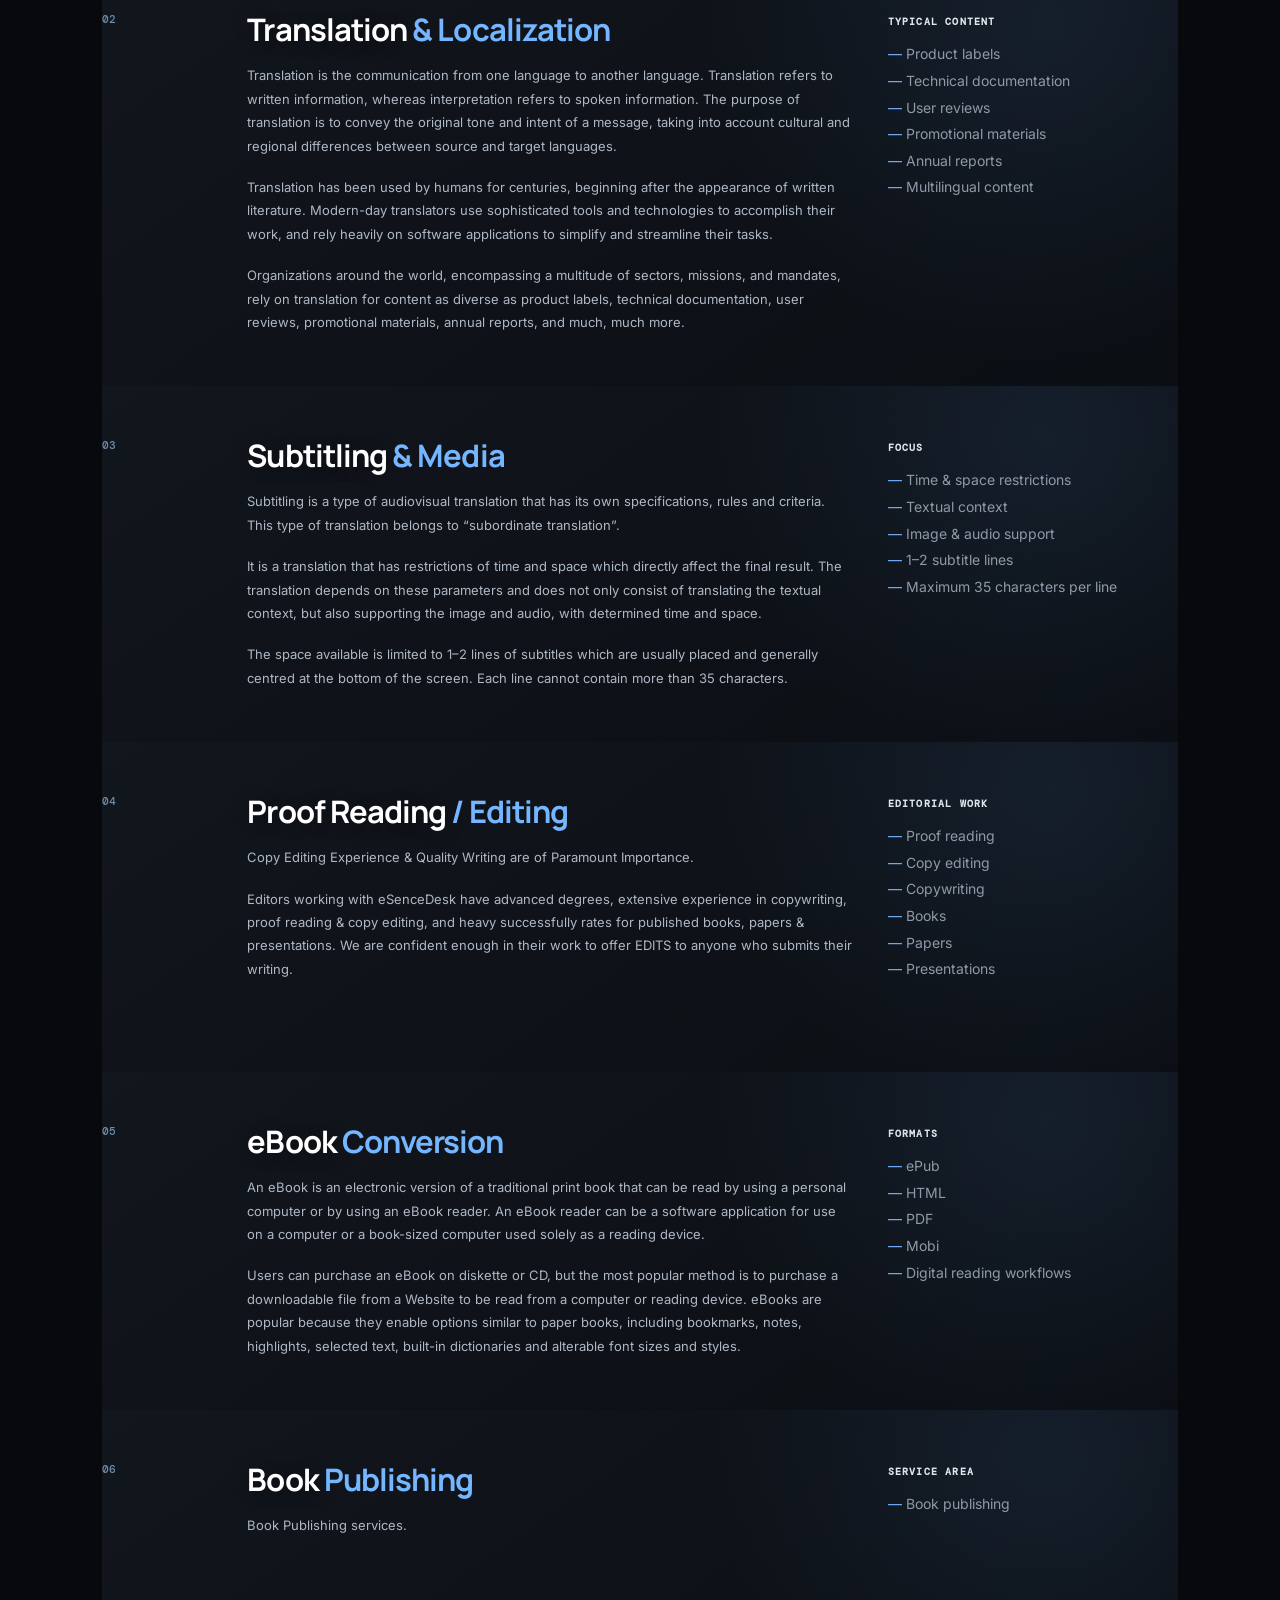
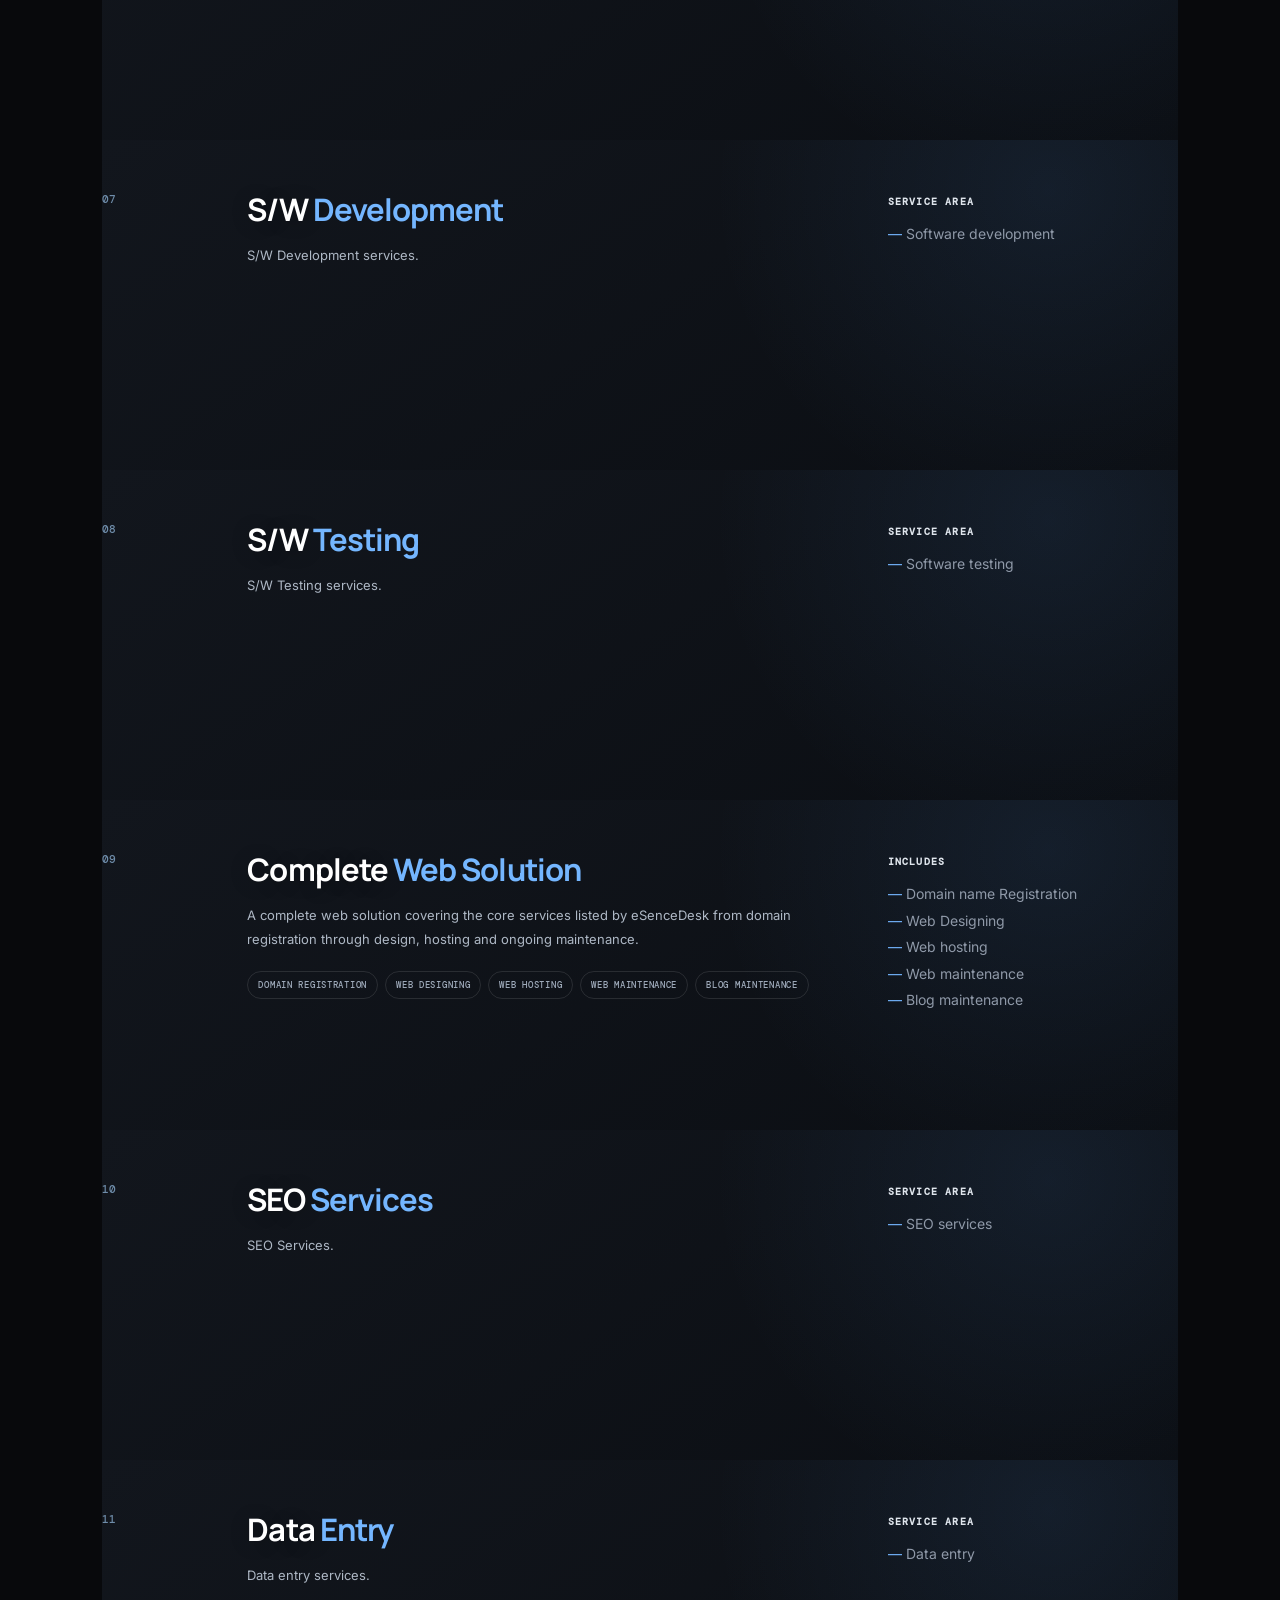
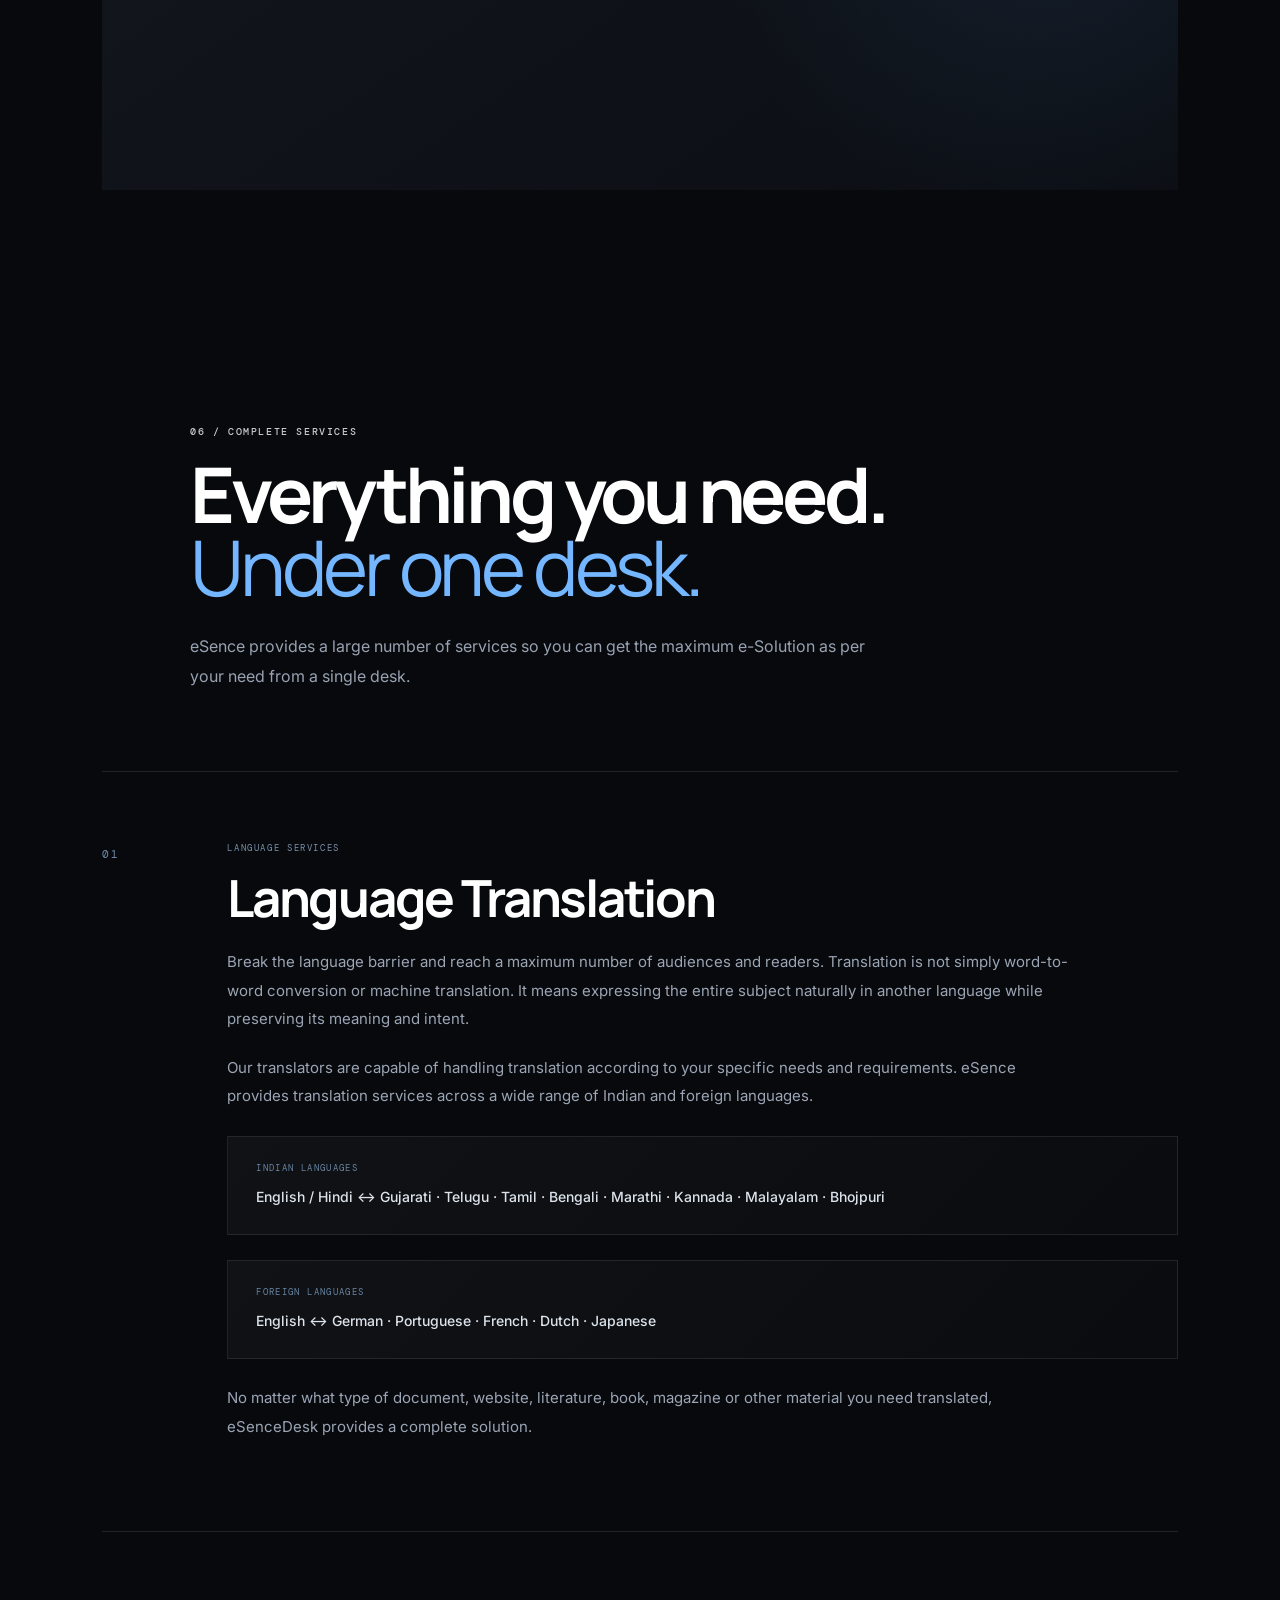
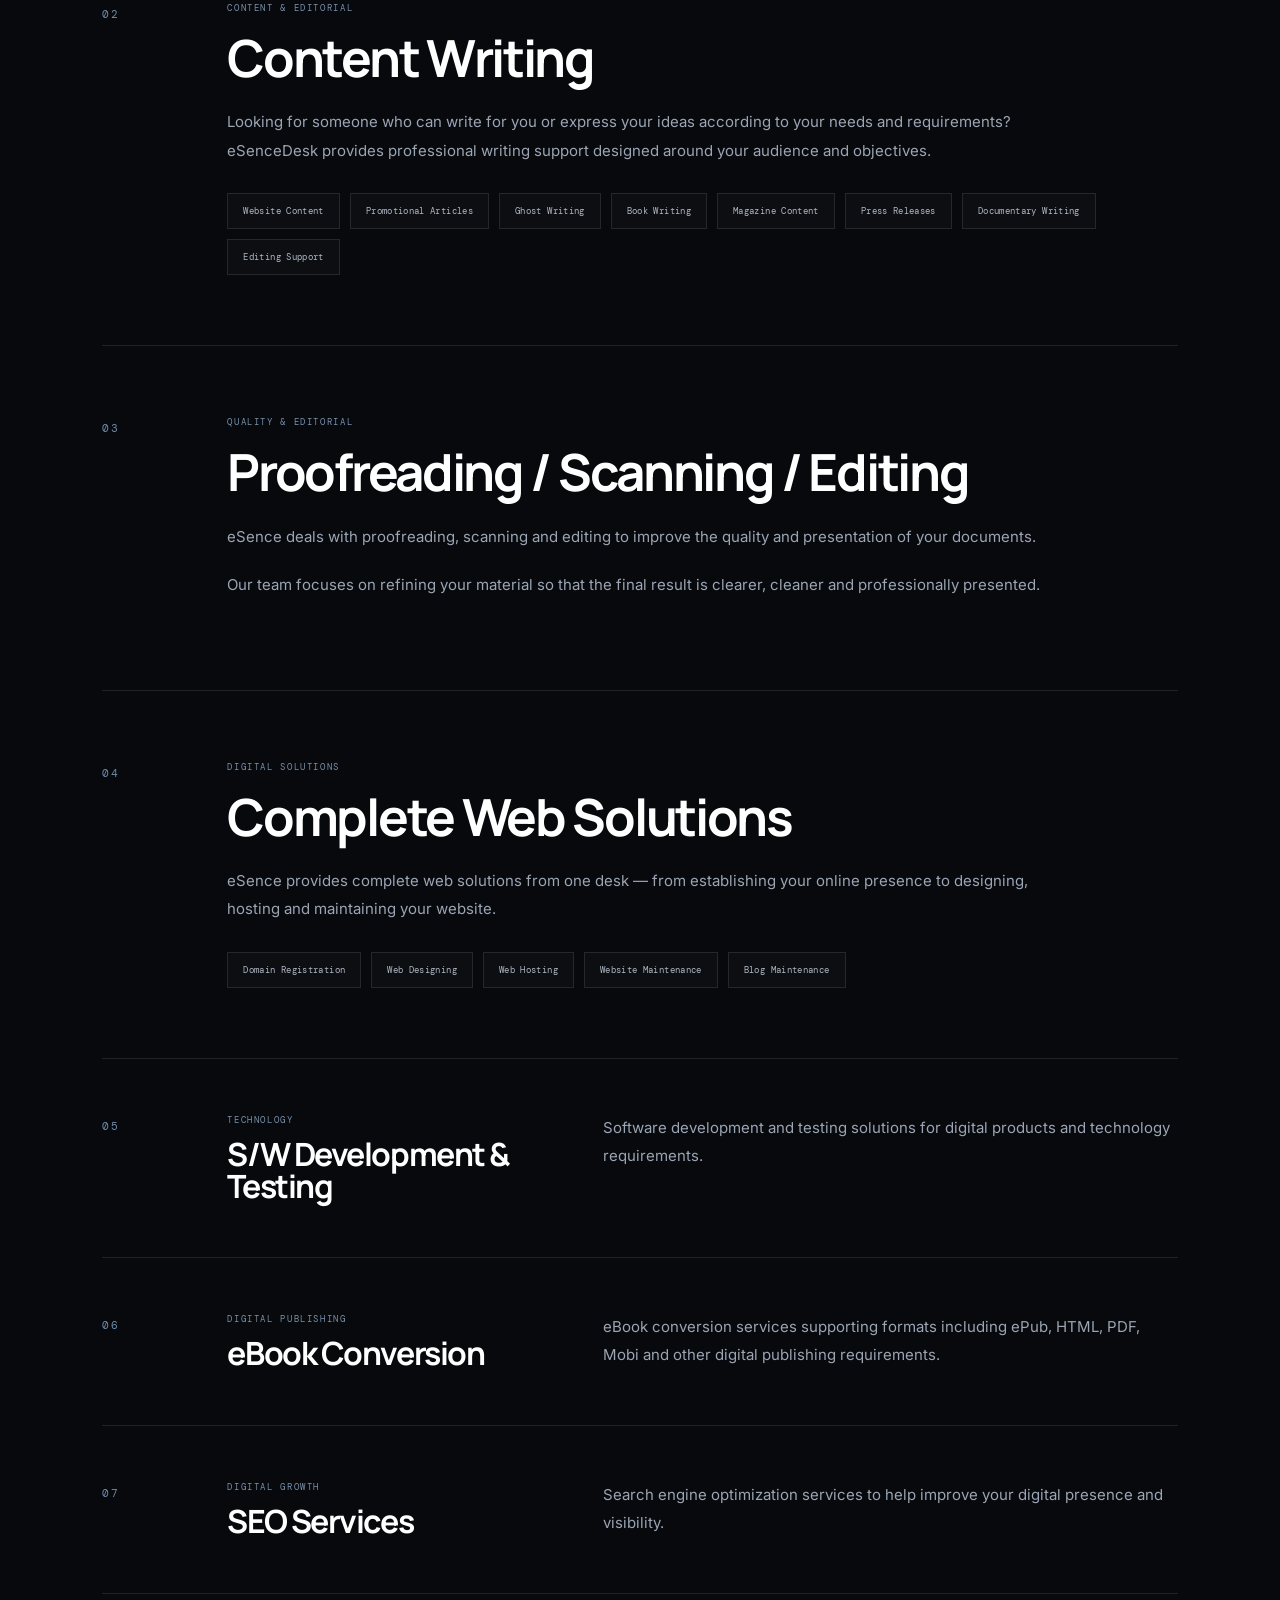
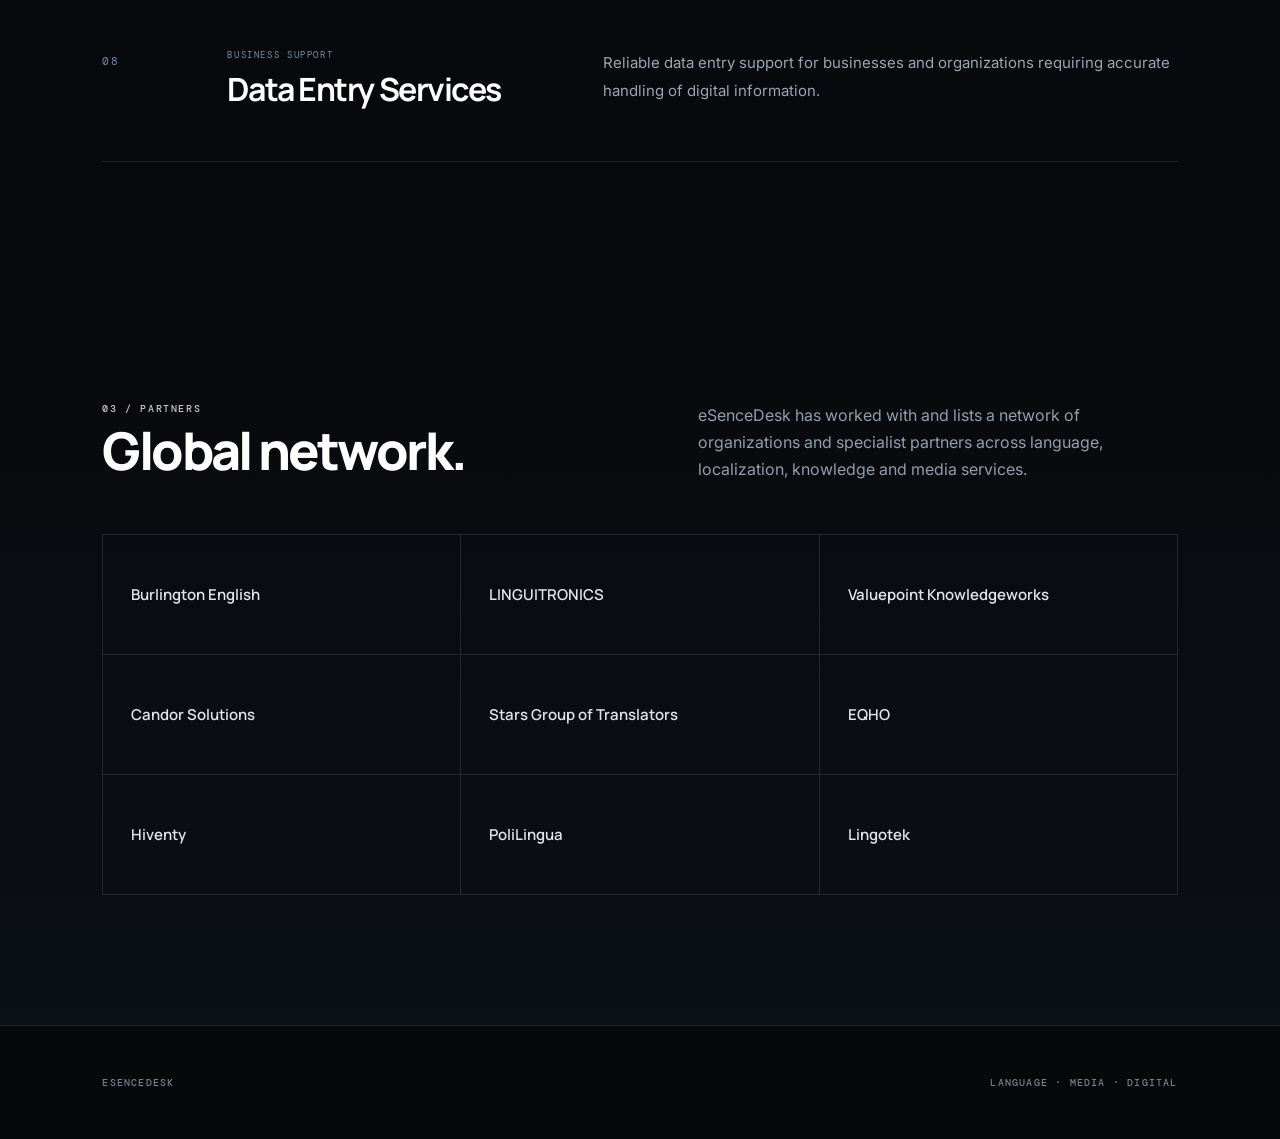
<file: services.html>
<!doctype html>
<html lang="en">
<head>
<meta charset="utf-8">
<meta name="viewport" content="width=device-width,initial-scale=1">
<title>eSenceDesk — Services</title>
<link rel="icon" type="image/png" href="favicon.png">
<link rel="preconnect" href="https://fonts.googleapis.com">
<link rel="preconnect" href="https://fonts.gstatic.com" crossorigin>
<link href="https://fonts.googleapis.com/css2?family=DM+Mono:wght@400;500&family=Inter:wght@400;500;600;700;800&family=Manrope:wght@400;500;600;700;800&display=swap" rel="stylesheet">
<link rel="stylesheet" href="style.css"> 
</head>
<body>

<header class="nav">
  <a class="brand" href="index.html">
    <img src="es-logo.png" alt="eSenceDesk logo">
    <span class="brand-word">eSence<span>Desk</span></span>
  </a>
  <nav>
    <a href="index.html">Home</a>
    <a href="services.html">Services</a>
    <a href="index.html#media">Media</a>
    <a href="aboutus.html">About</a>
    <a href="contact.html">Contact</a>
  </nav>
  <div class="status"><i></i> AVAILABLE FOR GLOBAL PROJECTS</div>
  <a class="cta" href="index.html#contact">Start a project ↗</a>
</header>

<main>
<section class="hero">
  <div>
    <div class="kicker">01 / THE SERVICES DESK</div>
    <h1>One desk.<br>Many <em>capabilities.</em></h1>
    <p>From writing and translation to subtitling, publishing, software and digital solutions, eSenceDesk brings a broad range of professional services together under one experienced desk.</p>
  </div>
  <div class="hero-meta">
    <div class="eyebrow">SERVICE PORTFOLIO</div>
    <strong>11</strong><span>core service areas</span>
    <strong>∞</strong><span>language possibilities</span>
    <strong>24/7</strong><span>global project mindset</span>
  </div>
</section>

<section class="services">
  <div class="section-title">
    <div>
      <div class="kicker">02 / WHAT WE DO</div>
      <h2>Services built around<br><em>clarity &amp; craft.</em></h2>
    </div>
    <p>Explore the full eSenceDesk service portfolio. Each area can be delivered independently or combined into a complete workflow.</p>
  </div>

  <article class="service">
    <div class="number">01</div>
    <div>
      <h3>Content <span>Writing</span></h3>
      <p>Professional writing services for digital, editorial, marketing and publishing requirements.</p>
      <div class="pillrow">
        <span class="pill">Web Content</span><span class="pill">Blogs</span><span class="pill">Press Releases</span>
        <span class="pill">Ghost Writing</span><span class="pill">News</span><span class="pill">SEO</span>
        <span class="pill">Articles</span><span class="pill">UAW Articles</span><span class="pill">Instant Articles</span>
      </div>
    </div>
    <div class="scope"><strong>Includes</strong><ul>
      <li>Web Content writing</li><li>Blog writing</li><li>Press Release Writing</li><li>Ghost Writing</li><li>News Writing</li><li>SEO Content Writing</li><li>Article writing</li><li>UAW article writing</li><li>Instant article writing</li>
    </ul></div>
  </article>

  <article class="service">
    <div class="number">02</div>
    <div>
      <h3>Translation <span>&amp; Localization</span></h3>
      <p>Translation is the communication from one language to another language. Translation refers to written information, whereas interpretation refers to spoken information. The purpose of translation is to convey the original tone and intent of a message, taking into account cultural and regional differences between source and target languages.</p>
      <p style="margin-top:18px">Translation has been used by humans for centuries, beginning after the appearance of written literature. Modern-day translators use sophisticated tools and technologies to accomplish their work, and rely heavily on software applications to simplify and streamline their tasks.</p>
      <p style="margin-top:18px">Organizations around the world, encompassing a multitude of sectors, missions, and mandates, rely on translation for content as diverse as product labels, technical documentation, user reviews, promotional materials, annual reports, and much, much more.</p>
    </div>
    <div class="scope"><strong>Typical content</strong><ul><li>Product labels</li><li>Technical documentation</li><li>User reviews</li><li>Promotional materials</li><li>Annual reports</li><li>Multilingual content</li></ul></div>
  </article>

  <article class="service">
    <div class="number">03</div>
    <div>
      <h3>Subtitling <span>&amp; Media</span></h3>
      <p>Subtitling is a type of audiovisual translation that has its own specifications, rules and criteria. This type of translation belongs to “subordinate translation”.</p>
      <p style="margin-top:18px">It is a translation that has restrictions of time and space which directly affect the final result. The translation depends on these parameters and does not only consist of translating the textual context, but also supporting the image and audio, with determined time and space.</p>
      <p style="margin-top:18px">The space available is limited to 1–2 lines of subtitles which are usually placed and generally centred at the bottom of the screen. Each line cannot contain more than 35 characters.</p>
    </div>
    <div class="scope"><strong>Focus</strong><ul><li>Time &amp; space restrictions</li><li>Textual context</li><li>Image &amp; audio support</li><li>1–2 subtitle lines</li><li>Maximum 35 characters per line</li></ul></div>
  </article>

  <article class="service">
    <div class="number">04</div>
    <div>
      <h3>Proof Reading <span>/ Editing</span></h3>
      <p>Copy Editing Experience &amp; Quality Writing are of Paramount Importance.</p>
      <p style="margin-top:18px">Editors working with eSenceDesk have advanced degrees, extensive experience in copywriting, proof reading &amp; copy editing, and heavy successfully rates for published books, papers &amp; presentations. We are confident enough in their work to offer EDITS to anyone who submits their writing.</p>
    </div>
    <div class="scope"><strong>Editorial work</strong><ul><li>Proof reading</li><li>Copy editing</li><li>Copywriting</li><li>Books</li><li>Papers</li><li>Presentations</li></ul></div>
  </article>

  <article class="service">
    <div class="number">05</div>
    <div>
      <h3>eBook <span>Conversion</span></h3>
      <p>An eBook is an electronic version of a traditional print book that can be read by using a personal computer or by using an eBook reader. An eBook reader can be a software application for use on a computer or a book-sized computer used solely as a reading device.</p>
      <p style="margin-top:18px">Users can purchase an eBook on diskette or CD, but the most popular method is to purchase a downloadable file from a Website to be read from a computer or reading device. eBooks are popular because they enable options similar to paper books, including bookmarks, notes, highlights, selected text, built-in dictionaries and alterable font sizes and styles.</p>
    </div>
    <div class="scope"><strong>Formats</strong><ul><li>ePub</li><li>HTML</li><li>PDF</li><li>Mobi</li><li>Digital reading workflows</li></ul></div>
  </article>

  <article class="service">
    <div class="number">06</div>
    <div>
      <h3>Book <span>Publishing</span></h3>
      <p>Book Publishing services.</p>
    </div>
    <div class="scope"><strong>Service area</strong><ul><li>Book publishing</li></ul></div>
  </article>

  <article class="service">
    <div class="number">07</div>
    <div>
      <h3>S/W <span>Development</span></h3>
      <p>S/W Development services.</p>
    </div>
    <div class="scope"><strong>Service area</strong><ul><li>Software development</li></ul></div>
  </article>

  <article class="service">
    <div class="number">08</div>
    <div>
      <h3>S/W <span>Testing</span></h3>
      <p>S/W Testing services.</p>
    </div>
    <div class="scope"><strong>Service area</strong><ul><li>Software testing</li></ul></div>
  </article>

  <article class="service">
    <div class="number">09</div>
    <div>
      <h3>Complete <span>Web Solution</span></h3>
      <p>A complete web solution covering the core services listed by eSenceDesk from domain registration through design, hosting and ongoing maintenance.</p>
      <div class="pillrow"><span class="pill">Domain Registration</span><span class="pill">Web Designing</span><span class="pill">Web Hosting</span><span class="pill">Web Maintenance</span><span class="pill">Blog Maintenance</span></div>
    </div>
    <div class="scope"><strong>Includes</strong><ul><li>Domain name Registration</li><li>Web Designing</li><li>Web hosting</li><li>Web maintenance</li><li>Blog maintenance</li></ul></div>
  </article>

  <article class="service">
    <div class="number">10</div>
    <div>
      <h3>SEO <span>Services</span></h3>
      <p>SEO Services.</p>
    </div>
    <div class="scope"><strong>Service area</strong><ul><li>SEO services</li></ul></div>
  </article>

  <article class="service">
    <div class="number">11</div>
    <div>
      <h3>Data <span>Entry</span></h3>
      <p>Data entry services.</p>
    </div>
    <div class="scope"><strong>Service area</strong><ul><li>Data entry</li></ul></div>
  </article>
</section>
<!-- =========================
     COMPLETE SERVICES
========================= -->

<section class="services-detail">

    <div class="services-detail-head">
        <div class="kicker">06 / COMPLETE SERVICES</div>

        <h2>
            Everything you need.<br>
            <em>Under one desk.</em>
        </h2>

        <p>
            eSence provides a large number of services so you can get
            the maximum e-Solution as per your need from a single desk.
        </p>
    </div>


    <!-- LANGUAGE TRANSLATION -->

    <article class="service-detail-card">

        <div class="service-detail-number">01</div>

        <div class="service-detail-content">

            <div class="service-detail-tag">
                LANGUAGE SERVICES
            </div>

            <h3>Language Translation</h3>

            <p>
                Break the language barrier and reach a maximum number
                of audiences and readers. Translation is not simply
                word-to-word conversion or machine translation. It means
                expressing the entire subject naturally in another
                language while preserving its meaning and intent.
            </p>

            <p>
                Our translators are capable of handling translation
                according to your specific needs and requirements.
                eSence provides translation services across a wide
                range of Indian and foreign languages.
            </p>

            <div class="language-box">

                <span>INDIAN LANGUAGES</span>

                <strong>
                    English / Hindi ↔ Gujarati · Telugu · Tamil · Bengali
                    · Marathi · Kannada · Malayalam · Bhojpuri
                </strong>

            </div>

            <div class="language-box">

                <span>FOREIGN LANGUAGES</span>

                <strong>
                    English ↔ German · Portuguese · French · Dutch · Japanese
                </strong>

            </div>

            <p>
                No matter what type of document, website, literature,
                book, magazine or other material you need translated,
                eSenceDesk provides a complete solution.
            </p>

        </div>

    </article>



    <!-- CONTENT WRITING -->

    <article class="service-detail-card">

        <div class="service-detail-number">02</div>

        <div class="service-detail-content">

            <div class="service-detail-tag">
                CONTENT & EDITORIAL
            </div>

            <h3>Content Writing</h3>

            <p>
                Looking for someone who can write for you or express
                your ideas according to your needs and requirements?
                eSenceDesk provides professional writing support
                designed around your audience and objectives.
            </p>

            <div class="mini-services">

                <span>Website Content</span>
                <span>Promotional Articles</span>
                <span>Ghost Writing</span>
                <span>Book Writing</span>
                <span>Magazine Content</span>
                <span>Press Releases</span>
                <span>Documentary Writing</span>
                <span>Editing Support</span>

            </div>

        </div>

    </article>



    <!-- PROOFREADING -->

    <article class="service-detail-card">

        <div class="service-detail-number">03</div>

        <div class="service-detail-content">

            <div class="service-detail-tag">
                QUALITY & EDITORIAL
            </div>

            <h3>Proofreading / Scanning / Editing</h3>

            <p>
                eSence deals with proofreading, scanning and editing
                to improve the quality and presentation of your
                documents.
            </p>

            <p>
                Our team focuses on refining your material so that
                the final result is clearer, cleaner and professionally
                presented.
            </p>

        </div>

    </article>



    <!-- WEB SOLUTIONS -->

    <article class="service-detail-card">

        <div class="service-detail-number">04</div>

        <div class="service-detail-content">

            <div class="service-detail-tag">
                DIGITAL SOLUTIONS
            </div>

            <h3>Complete Web Solutions</h3>

            <p>
                eSence provides complete web solutions from one desk —
                from establishing your online presence to designing,
                hosting and maintaining your website.
            </p>

            <div class="mini-services">

                <span>Domain Registration</span>
                <span>Web Designing</span>
                <span>Web Hosting</span>
                <span>Website Maintenance</span>
                <span>Blog Maintenance</span>

            </div>

        </div>

    </article>



    <!-- SOFTWARE -->

    <article class="service-detail-card compact">

        <div class="service-detail-number">05</div>

        <div class="service-detail-content">

            <div class="service-detail-tag">
                TECHNOLOGY
            </div>

            <h3>S/W Development & Testing</h3>

            <p>
                Software development and testing solutions for
                digital products and technology requirements.
            </p>

        </div>

    </article>



    <!-- EBOOK -->

    <article class="service-detail-card compact">

        <div class="service-detail-number">06</div>

        <div class="service-detail-content">

            <div class="service-detail-tag">
                DIGITAL PUBLISHING
            </div>

            <h3>eBook Conversion</h3>

            <p>
                eBook conversion services supporting formats including
                ePub, HTML, PDF, Mobi and other digital publishing
                requirements.
            </p>

        </div>

    </article>



    <!-- SEO -->

    <article class="service-detail-card compact">

        <div class="service-detail-number">07</div>

        <div class="service-detail-content">

            <div class="service-detail-tag">
                DIGITAL GROWTH
            </div>

            <h3>SEO Services</h3>

            <p>
                Search engine optimization services to help improve
                your digital presence and visibility.
            </p>

        </div>

    </article>



    <!-- DATA ENTRY -->

    <article class="service-detail-card compact">

        <div class="service-detail-number">08</div>

        <div class="service-detail-content">

            <div class="service-detail-tag">
                BUSINESS SUPPORT
            </div>

            <h3>Data Entry Services</h3>

            <p>
                Reliable data entry support for businesses and
                organizations requiring accurate handling of
                digital information.
            </p>

        </div>

    </article>

</section>
<section class="partners">
  <div class="partner-head">
    <div>
      <div class="kicker">03 / PARTNERS</div>
      <h2>Global network.</h2>
    </div>
    <p>eSenceDesk has worked with and lists a network of organizations and specialist partners across language, localization, knowledge and media services.</p>
  </div>
  <div class="partner-grid">
    <a class="partner" href="https://www.burlingtonenglish.com/" target="_blank" rel="noopener">Burlington English</a>
    <a class="partner" href="http://www.linguitronics.com/" target="_blank" rel="noopener">LINGUITRONICS</a>
    <a class="partner" href="https://knowledgew.com/" target="_blank" rel="noopener">Valuepoint Knowledgeworks</a>
    <a class="partner" href="http://candor-solutions.com/" target="_blank" rel="noopener">Candor Solutions</a>
    <a class="partner" href="http://www.starsgrouptranslators.in/" target="_blank" rel="noopener">Stars Group of Translators</a>
    <a class="partner" href="http://eqho.com/" target="_blank" rel="noopener">EQHO</a>
    <a class="partner" href="http://www.hiventy.com/" target="_blank" rel="noopener">Hiventy</a>
    <a class="partner" href="http://polilingua.com/" target="_blank" rel="noopener">PoliLingua</a>
    <a class="partner" href="http://lingotek.com/" target="_blank" rel="noopener">Lingotek</a>
  </div>
</section>
</main>

<footer class="footer">
  <div>eSenceDesk</div>
  <div>Language · Media · Digital</div>
</footer>

<div class="float-actions">
  <a class="float-action whatsapp" href="https://wa.me/919810148847" target="_blank" rel="noopener" aria-label="WhatsApp">
    <svg xmlns="http://www.w3.org/2000/svg" width="16" height="16" fill="currentColor" class="bi bi-whatsapp" viewBox="0 0 16 16">
      <path d="M13.601 2.326A7.85 7.85 0 0 0 7.994 0C3.627 0 .068 3.558.064 7.926c0 1.399.366 2.76 1.057 3.965L0 16l4.204-1.102a7.9 7.9 0 0 0 3.79.965h.004c4.368 0 7.926-3.558 7.93-7.93A7.9 7.9 0 0 0 13.6 2.326zM7.994 14.521a6.6 6.6 0 0 1-3.356-.92l-.24-.144-2.494.654.666-2.433-.156-.251a6.56 6.56 0 0 1-1.007-3.505c0-3.626 2.957-6.584 6.591-6.584a6.56 6.56 0 0 1 4.66 1.931 6.56 6.56 0 0 1 1.928 4.66c-.004 3.639-2.961 6.592-6.592 6.592m3.615-4.934c-.197-.099-1.17-.578-1.353-.646-.182-.065-.315-.099-.445.099-.133.197-.513.646-.627.775-.114.133-.232.148-.43.05-.197-.1-.836-.308-1.592-.985-.59-.525-.985-1.175-1.103-1.372-.114-.198-.011-.304.088-.403.087-.088.197-.232.296-.346.1-.114.133-.198.198-.33.065-.134.034-.248-.015-.347-.05-.099-.445-1.076-.612-1.47-.16-.389-.323-.335-.445-.34-.114-.007-.247-.007-.38-.007a.73.73 0 0 0-.529.247c-.182.198-.691.677-.691 1.654s.71 1.916.81 2.049c.098.133 1.394 2.132 3.383 2.992.47.205.84.326 1.129.418.475.152.904.129 1.246.08.38-.058 1.171-.48 1.338-.943.164-.464.164-.86.114-.943-.049-.084-.182-.133-.38-.232"/>
    </svg>
  </a>
  <a class="float-action phone" href="tel:+919810148847" aria-label="Call eSenceDesk">
    <svg xmlns="http://www.w3.org/2000/svg" width="16" height="16" fill="currentColor" class="bi bi-telephone" viewBox="0 0 16 16">
      <path d="M3.654 1.328a.678.678 0 0 0-1.015-.063L1.605 2.3c-.483.484-.661 1.169-.45 1.77a17.6 17.6 0 0 0 4.168 6.608 17.6 17.6 0 0 0 6.608 4.168c.601.211 1.286.033 1.77-.45l1.034-1.034a.678.678 0 0 0-.063-1.015l-2.307-1.794a.68.68 0 0 0-.58-.122l-2.19.547a1.75 1.75 0 0 1-1.657-.459L5.482 8.062a1.75 1.75 0 0 1-.46-1.657l.548-2.19a.68.68 0 0 0-.122-.58zM1.884.511a1.745 1.745 0 0 1 2.612.163L6.29 2.98c.329.423.445.974.315 1.494l-.547 2.19a.68.68 0 0 0 .178.643l2.457 2.457a.68.68 0 0 0 .644.178l2.189-.547a1.75 1.75 0 0 1 1.494.315l2.306 1.794c.829.645.905 1.87.163 2.611l-1.034 1.034c-.74.74-1.846 1.065-2.877.702a18.6 18.6 0 0 1-7.01-4.42 18.6 18.6 0 0 1-4.42-7.009c-.362-1.03-.037-2.137.703-2.877z"/>
    </svg>
  </a>
  <a
    class="float-action mail"
    href="https://mail.google.com/mail/u/0/?view=cm&fs=1&to=info@esencedesk.com"
    target="_blank"
    rel="noopener noreferrer"
    aria-label="Email eSenceDesk"
  >
    <svg xmlns="http://www.w3.org/2000/svg" width="16" height="16" fill="currentColor" class="bi bi-envelope" viewBox="0 0 16 16">
      <path d="M0 4a2 2 0 0 1 2-2h12a2 2 0 0 1 2 2v8a2 2 0 0 1-2 2H2a2 2 0 0 1-2-2zm2-1a1 1 0 0 0-1 1v.217l7 4.2 7-4.2V4a1 1 0 0 0-1-1zm13 2.383-4.708 2.825L15 11.105zm-.034 6.876-5.64-3.471L8 9.583l-1.326-.795-5.64 3.47A1 1 0 0 0 2 13h12a1 1 0 0 0 .966-.741M1 11.105l4.708-2.897L1 5.383z"/>
    </svg>
  </a>
</div>
</body>
</html>
</file>
<file: style.css>
*{box-sizing:border-box}html{scroll-behavior:smooth}body{margin:0;background:#08090c;color:#f6f6f2;font-family:Inter,Arial,sans-serif;overflow-x:hidden}.noise{position:fixed;inset:0;pointer-events:none;opacity:.035;z-index:20;background-image:url("data:image/svg+xml,%3Csvg viewBox='0 0 180 180' xmlns='http://www.w3.org/2000/svg'%3E%3Cfilter id='n'%3E%3CfeTurbulence type='fractalNoise' baseFrequency='.9' numOctaves='4' stitchTiles='stitch'/%3E%3C/filter%3E%3Crect width='100%25' height='100%25' filter='url(%23n)' opacity='.55'/%3E%3C/svg%3E")}.nav{position:fixed;z-index:50;top:0;left:0;right:0;height:92px;display:flex;align-items:center;padding:0 5vw;border-bottom:1px solid rgba(255,255,255,.09);background:rgba(8,9,12,.55);backdrop-filter:blur(18px);-webkit-backdrop-filter:blur(18px)}.brand{display:flex;align-items:center;gap:12px;color:#fff;text-decoration:none}.brand img{width:42px;height:42px;object-fit:contain}.brand-word{font:800 23px Manrope,sans-serif;letter-spacing:-1.4px}.brand-word span{font-weight:500}.nav nav{display:flex;gap:34px;margin:auto;font-size:12px;text-transform:uppercase;letter-spacing:.12em}.nav nav a{color:#a7a8ac;text-decoration:none;transition:.25s}.nav nav a:hover{color:#fff}.nav-cta{display:flex;gap:16px;align-items:center;color:#fff;text-decoration:none;font-size:12px;text-transform:uppercase;letter-spacing:.1em}.nav-cta b{font-size:20px;font-weight:400}.menu{display:none;background:none;border:0}.hero{min-height:100vh;position:relative;display:grid;grid-template-columns:54% 46%;align-items:center;padding:150px 5vw 90px;overflow:hidden;background:radial-gradient(circle at 75% 44%,#17213a 0,#0b0d14 28%,#08090c 58%)}.hero-grid{position:absolute;inset:0;opacity:.18;background-image:linear-gradient(rgba(255,255,255,.06) 1px,transparent 1px),linear-gradient(90deg,rgba(255,255,255,.06) 1px,transparent 1px);background-size:80px 80px;mask-image:linear-gradient(90deg,#000,transparent 85%)}.hero-copy{position:relative;z-index:3;max-width:750px}.eyebrow,.section-tag{font:500 10px "DM Mono",monospace;letter-spacing:.16em;text-transform:uppercase;color:#a5a8ae}.eyebrow{display:flex;align-items:center;gap:12px;margin-bottom:28px}.eyebrow em{font-style:normal;color:#5e626a;margin-left:15px}.pulse{width:7px;height:7px;border-radius:50%;background:#73b5ff;box-shadow:0 0 20px #4a9cff}.hero h1{font:800 clamp(68px,8.4vw,140px)/.86 Manrope,sans-serif;letter-spacing:-.075em;margin:0 0 36px}.hero h1 span{color:#5ca7ff}.hero-lead{max-width:510px;color:#a7a9af;font-size:17px;line-height:1.7;margin:0 0 38px}.hero-actions{display:flex;align-items:center;gap:30px}.btn{padding:18px 23px;border-radius:3px;text-decoration:none;font-size:12px;font-weight:700;text-transform:uppercase;letter-spacing:.08em}.btn-light{background:#f4f4ef;color:#08090c}.btn-light span{margin-left:20px;font-size:18px}.text-link{color:#d5d5d2;text-decoration:none;font-size:12px;text-transform:uppercase;letter-spacing:.1em}.text-link span{margin-left:12px;color:#5ca7ff}.hero-art{height:620px;position:relative}.glow{position:absolute;width:520px;height:520px;left:50%;top:50%;transform:translate(-50%,-50%);background:radial-gradient(circle,#3f85ff30 0,#2659a915 35%,transparent 68%);filter:blur(15px)}.sphere{position:absolute;width:310px;height:310px;border-radius:50%;left:50%;top:50%;transform:translate(-50%,-50%);background:radial-gradient(circle at 30% 25%,#9fd1ff,#377fd3 32%,#101c32 70%,#07090e);box-shadow:inset -35px -25px 70px #0008,0 0 100px #4d9bff22;display:grid;place-items:center}.sphere:before,.sphere:after{content:"";position:absolute;border:1px solid #7ebaff55;border-radius:50%;width:135%;height:42%;transform:rotate(-22deg)}.sphere:after{transform:rotate(22deg);width:120%;height:65%}.sphere-inner{font:800 100px Manrope;color:#fff;letter-spacing:-.15em;margin-left:-13px;text-shadow:0 10px 30px #000}.radar{position:absolute;width:520px;height:520px;border:1px solid #5b9fff22;border-radius:50%;left:50%;top:50%;transform:translate(-50%,-50%);animation:spin 25s linear infinite}.radar:before{content:"";position:absolute;inset:45px;border:1px dashed #5b9fff20;border-radius:50%}@keyframes spin{to{transform:translate(-50%,-50%) rotate(360deg)}}.language-card{position:absolute;z-index:4;width:125px;padding:15px;background:#11141aee;border:1px solid #ffffff16;box-shadow:0 20px 40px #0006;backdrop-filter:blur(12px)}.language-card small{font:500 9px "DM Mono";color:#5ca7ff}.language-card strong{display:block;font:700 19px Manrope;margin:5px 0}.language-card span{font-size:9px;color:#777b83}.c1{left:3%;top:19%}.c2{right:3%;top:11%}.c3{right:2%;bottom:18%}.c4{left:7%;bottom:8%}.hero-foot{position:absolute;bottom:25px;left:5vw;right:5vw;border-top:1px solid #ffffff14;padding-top:14px;display:flex;justify-content:space-between;font:500 9px "DM Mono";color:#555960;letter-spacing:.15em}.manifesto,.capabilities,.media,.languages,.about,.partners,.contact{padding:150px 8vw}.manifesto{display:grid;grid-template-columns:15% 55% 30%;gap:4%;background:#f2f1eb;color:#0b0c0f}.manifesto .section-tag,.about .section-tag{color:#71736f}.manifesto-text .kicker{font:500 12px "DM Mono";text-transform:uppercase;letter-spacing:.12em}.manifesto h2{font:700 clamp(38px,4.6vw,74px)/1.02 Manrope;letter-spacing:-.055em;margin:25px 0}.manifesto h2 i,.about h2 i{font-weight:400;color:#777}.muted{font-size:16px;line-height:1.8;color:#6c6e6a;max-width:660px}.stats{display:flex;flex-direction:column;justify-content:flex-end;gap:30px}.stats div{border-top:1px solid #0002;padding-top:12px}.stats strong{display:block;font:700 46px Manrope;letter-spacing:-.05em}.stats strong span{font-size:20px}.stats small{color:#777;font-size:11px;text-transform:uppercase;letter-spacing:.1em}.capabilities{background:#0b0c10}.section-head{display:grid;grid-template-columns:1fr 1fr;gap:10%;align-items:end;margin-bottom:80px}.section-head h2,.media-title h2{font:700 clamp(50px,6vw,92px)/.92 Manrope;letter-spacing:-.065em;margin:25px 0 0}.section-head h2 i{font-weight:400;color:#777}.section-head>p{max-width:470px;color:#777b83;line-height:1.8;margin:0}.service-grid{display:grid;grid-template-columns:repeat(3,1fr);gap:1px;background:#24262c;border:1px solid #24262c}.service{min-height:390px;padding:32px;background:#0d0f13;position:relative;transition:transform .35s,background .35s}.service:hover{transform:translateY(-6px);background:#11151c;z-index:2}.service.featured{background:#e9e9e2;color:#0b0c0f}.service.dark{background:#151a24}.num{font:500 10px "DM Mono";color:#71757e}.service.featured .num{color:#74756f}.service-top{display:flex;justify-content:space-between;margin:45px 0 85px}.icon{font:600 28px Manrope}.arrow{font-size:22px}.service h3{font:700 29px/1 Manrope;letter-spacing:-.04em;margin:0 0 16px}.service p{font-size:13px;line-height:1.7;color:#858992;max-width:390px}.featured p{color:#666963}.chips{display:flex;gap:7px;flex-wrap:wrap;margin-top:22px}.chips b{font:500 8px "DM Mono";padding:6px 8px;border:1px solid #0002;text-transform:uppercase}.dark .chips b,.service:not(.featured) .chips b{border-color:#fff1;color:#aaa}.media{background:#111319}.media-top{display:flex;justify-content:space-between;align-items:center}.pill{font:500 9px "DM Mono";border:1px solid #ffffff16;border-radius:100px;padding:10px 13px;color:#9b9da4;text-transform:uppercase}.media-title{display:grid;grid-template-columns:1.2fr .8fr;gap:8%;align-items:end;margin:45px 0 75px}.media-title h2{margin:0}.media-title h2 span{color:#5ca7ff}.media-title p{color:#7d8189;line-height:1.8;margin:0}.screen{height:520px;border:1px solid #30333a;background:#090b0e;position:relative;overflow:hidden;box-shadow:0 30px 100px #0008}.screen:before{content:"";position:absolute;inset:0;background:radial-gradient(circle at 48% 48%,#26558a55,transparent 45%),linear-gradient(135deg,#172238,#090b0e 60%)}.screen-bar{position:absolute;top:0;left:0;right:0;padding:18px 22px;display:flex;justify-content:space-between;border-bottom:1px solid #ffffff12;font:500 8px "DM Mono";color:#777b84;z-index:2}.screen-content{height:100%;display:grid;place-items:center;position:relative}.play{width:74px;height:74px;border:1px solid #ffffff55;border-radius:50%;display:grid;place-items:center;font-size:15px;padding-left:3px;background:#ffffff0b;backdrop-filter:blur(8px)}.subtitle{position:absolute;bottom:82px;left:50%;transform:translateX(-50%);width:max-content;max-width:90%;text-align:center;font-size:17px;color:#fff;text-shadow:0 2px 10px #000}.subtitle span,.subtitle strong{display:block}.subtitle strong{font-weight:700}.timeline{position:absolute;bottom:0;left:0;right:0;height:38px;display:flex;align-items:center;gap:3px;padding:0 15px;background:#07080a;border-top:1px solid #fff1}.timeline i{height:3px;flex:1;background:#31343a}.timeline i:first-child{background:#5ca7ff}.media-list{display:grid;grid-template-columns:repeat(3,1fr);margin-top:45px;border-top:1px solid #ffffff14}.media-list span{padding:17px 0;border-bottom:1px solid #ffffff14;font:500 10px "DM Mono";color:#777b83;text-transform:uppercase}.languages{background:#5a9eff;color:#07101c;overflow:hidden}.language-big{display:flex;flex-wrap:wrap;gap:12px 20px;margin-top:50px}.language-big span{font:700 clamp(28px,4.5vw,72px)/1.05 Manrope;letter-spacing:-.06em}.language-big span:nth-child(even){font-weight:400}.about{background:#efeee8;color:#0b0c0f}.about-grid{display:grid;grid-template-columns:1fr 1fr;gap:10%;margin-top:60px}.about h2{font:700 clamp(55px,7vw,110px)/.88 Manrope;letter-spacing:-.07em;margin:0}.about p{color:#6f716c;line-height:1.8}.about .big-p{font-size:22px;line-height:1.5;color:#3f403d;margin-top:0}.under{display:inline-block;color:#0b0c0f;text-decoration:none;border-bottom:1px solid #0b0c0f;padding-bottom:8px;margin-top:28px;font:600 11px "DM Mono";text-transform:uppercase}.partners{background:#efeee8;color:#0b0c0f;padding-top:0}.partner-row{margin-top:35px;padding-top:25px;border-top:1px solid #0002;display:flex;flex-wrap:wrap;gap:25px 50px}.partner-row span{font:600 11px "DM Mono";color:#777;text-transform:uppercase}.contact{position:relative;background:#090a0d;overflow:hidden}.contact-glow{position:absolute;width:700px;height:700px;right:-250px;top:-150px;background:radial-gradient(circle,#2469d633,transparent 65%);filter:blur(30px)}.contact-grid{display:grid;grid-template-columns:1fr 1fr;gap:12%;margin-top:55px;position:relative}.contact h2{font:700 clamp(60px,7vw,110px)/.88 Manrope;letter-spacing:-.07em;margin:0 0 25px}.contact h2 i{font-weight:400;color:#777}.contact-grid>div>p{color:#777b83}.contact-links{margin-top:80px;display:flex;flex-direction:column;gap:14px}.contact-links a{color:#f4f4ef;text-decoration:none;font:500 14px "DM Mono"}.contact form{display:flex;flex-direction:column;gap:27px}.contact label{font:500 9px "DM Mono";text-transform:uppercase;color:#777;letter-spacing:.12em}.contact input,.contact textarea{display:block;width:100%;margin-top:10px;border:0;border-bottom:1px solid #ffffff20;background:transparent;color:#fff;padding:13px 0;font:500 16px Inter;outline:0}.contact textarea{height:90px;resize:vertical}.contact input:focus,.contact textarea:focus{border-color:#5ca7ff}.contact button{border:0;background:#f4f4ef;color:#08090c;padding:19px 22px;text-align:left;font:700 11px "DM Mono";text-transform:uppercase;cursor:pointer;margin-top:8px}.contact button span{float:right;font-size:18px}.office{position:relative;margin-top:100px;padding-top:18px;border-top:1px solid #ffffff12;display:flex;justify-content:space-between;gap:40px}.office span{font:500 9px "DM Mono";color:#5e626a}.office strong{font:500 12px Inter;color:#999da4;max-width:600px;text-align:right;line-height:1.7}footer{padding:40px 5vw;background:#07080a;border-top:1px solid #ffffff10;display:flex;align-items:center;gap:25px;color:#5d6168;font-size:10px}.brand-foot{display:flex;align-items:center;gap:9px;color:#eee;font:700 15px Manrope}.brand-foot img{width:28px}.brand-foot span{letter-spacing:-.5px}.brand-foot+ p{margin-right:auto}.float-wa{position:fixed;right:25px;bottom:25px;z-index:40;width:185px;padding:13px 15px;background:#f3f3ee;color:#0b0c0f;text-decoration:none;display:grid;grid-template-columns:10px 1fr 22px;grid-template-rows:1fr 1fr;column-gap:8px;box-shadow:0 15px 45px #0008}.float-wa .wa-dot{width:7px;height:7px;border-radius:50%;background:#29b86a;grid-row:1/3;align-self:center}.float-wa b{font-size:11px}.float-wa small{font-size:9px;color:#777}.float-wa i{grid-row:1/3;grid-column:3;align-self:center;font-style:normal;font-size:18px}.float-mail{position:fixed;right:25px;bottom:125px;z-index:40;width:46px;height:46px;border:1px solid #ffffff20;background:#11141a;color:#fff;text-decoration:none;display:grid;place-items:center;font-size:17px;box-shadow:0 12px 35px #0008}@media(max-width:900px){.nav{height:76px;padding:0 5vw}.nav nav,.nav-cta{display:none}.menu{display:block;margin-left:auto}.menu i{display:block;width:24px;height:1px;background:#fff;margin:6px}.hero{grid-template-columns:1fr;padding-top:130px}.hero-art{height:430px;grid-row:2}.hero h1{font-size:17vw}.hero-foot{display:none}.manifesto,.section-head,.media-title,.about-grid,.contact-grid{grid-template-columns:1fr}.manifesto,.capabilities,.media,.languages,.about,.partners,.contact{padding:90px 6vw}.stats{margin-top:50px;display:grid;grid-template-columns:repeat(3,1fr)}.service-grid{grid-template-columns:1fr}.service{min-height:330px}.section-head>p{margin-top:25px}.media-title{gap:30px}.screen{height:360px}.media-list{grid-template-columns:1fr 1fr}.contact-links{margin-top:45px}.contact form{margin-top:50px}.office{flex-direction:column}.office strong{text-align:left}.float-wa{right:14px;bottom:14px}.float-mail{right:14px;bottom:80px}.cursor,.cursor-dot{display:none}}@media(max-width:520px){.brand-word{font-size:19px}.hero h1{font-size:18vw}.language-card{transform:scale(.8)}.c1{left:-4%}.c3{right:-4%}.sphere{width:245px;height:245px}.radar{width:350px;height:350px}.service-top{margin-bottom:55px}.stats{grid-template-columns:1fr}.language-big{gap:8px 12px}.language-big span{font-size:31px}.partner-row{gap:20px 30px}footer{flex-wrap:wrap}.brand-foot+p{width:100%;order:3}}
/* V3 visual system */
.hero-art{perspective:1200px}
.world-panel{position:absolute;inset:9% 3% 9% 3%;border:1px solid rgba(255,255,255,.13);background:linear-gradient(145deg,rgba(24,31,45,.88),rgba(8,11,17,.92));box-shadow:0 40px 100px rgba(0,0,0,.5),inset 0 1px rgba(255,255,255,.08);transform:rotateY(-8deg) rotateX(3deg);overflow:hidden;backdrop-filter:blur(18px)}
.world-top,.world-bottom{height:48px;display:flex;align-items:center;justify-content:space-between;padding:0 18px;border-bottom:1px solid rgba(255,255,255,.08);font:500 8px "DM Mono";letter-spacing:.14em;color:#727883}
.world-bottom{position:absolute;bottom:0;left:0;right:0;border-top:1px solid rgba(255,255,255,.08);border-bottom:0;justify-content:space-around}
.live{color:#71b4ff}.live i{display:inline-block;width:5px;height:5px;background:#64c98a;border-radius:50%;margin-right:5px;box-shadow:0 0 12px #64c98a}
.world-map{position:absolute;left:0;right:0;top:48px;bottom:48px;background:radial-gradient(circle at 55% 45%,rgba(78,151,255,.12),transparent 40%),linear-gradient(180deg,transparent 49.8%,rgba(91,159,255,.08) 50%,transparent 50.2%)}
.world-map:before,.world-map:after{content:"";position:absolute;inset:13% 8%;border:1px solid rgba(91,159,255,.07);border-radius:50%}
.world-map:after{inset:26% 16%;transform:rotate(20deg)}
.map-lines{position:absolute;inset:0;background-image:linear-gradient(rgba(91,159,255,.055) 1px,transparent 1px),linear-gradient(90deg,rgba(91,159,255,.055) 1px,transparent 1px);background-size:42px 42px;mask-image:radial-gradient(circle,#000,transparent 76%)}
.routes{position:absolute;inset:0;width:100%;height:100%;overflow:visible}.routes path{fill:none;stroke:#5ca7ff;stroke-width:1.2;stroke-dasharray:5 8;opacity:.45;animation:dash 9s linear infinite}@keyframes dash{to{stroke-dashoffset:-260}}
.city{position:absolute;z-index:3;font:500 7px "DM Mono";color:#727d8c}.c-delhi{left:26%;top:55%}.c-london{left:50%;top:35%}.c-tokyo{right:13%;top:43%}.c-paris{left:48%;top:43%}.c-ny{left:19%;top:34%}
.node{position:absolute;width:6px;height:6px;background:#67afff;border-radius:50%;box-shadow:0 0 0 5px rgba(103,175,255,.09),0 0 20px #67afff;z-index:5}.n1{left:25%;top:54%}.n2{left:50%;top:34%}.n3{right:12%;top:42%}.n4{left:19%;top:33%}.n5{left:72%;top:68%}
.center-orb{position:absolute;left:50%;top:49%;transform:translate(-50%,-50%);width:116px;height:116px;border-radius:50%;display:grid;place-content:center;text-align:center;background:radial-gradient(circle at 35% 25%,#8bc8ff,#1c5ca8 38%,#0a1424 72%);box-shadow:0 0 70px rgba(82,160,255,.24),inset -15px -18px 30px rgba(0,0,0,.4);border:1px solid rgba(255,255,255,.25);animation:orbFloat 5s ease-in-out infinite}.center-orb span{font:800 42px Manrope;letter-spacing:-.15em;margin-left:-6px}.center-orb b{font:500 7px "DM Mono";letter-spacing:.25em;margin-top:4px;color:#d7e9ff}@keyframes orbFloat{50%{transform:translate(-50%,-54%)}}
.floating-mini{position:absolute;z-index:7;padding:13px 14px;background:rgba(13,16,22,.9);border:1px solid rgba(255,255,255,.14);box-shadow:0 18px 45px rgba(0,0,0,.4);backdrop-filter:blur(12px);min-width:110px}.floating-mini b{display:block;font:700 23px Manrope;letter-spacing:-.05em}.floating-mini b span{font-size:10px;color:#6faeff}.floating-mini>span{font:500 7px "DM Mono";color:#686e79;letter-spacing:.1em}.m1{left:-1%;top:15%}.m2{right:-2%;top:31%}.m3{left:5%;bottom:4%}
.marquee{overflow:hidden;background:#5ca7ff;color:#07101b;border-top:1px solid #0002;border-bottom:1px solid #0002;padding:18px 0;white-space:nowrap}.marquee>div{display:flex;align-items:center;gap:28px;width:max-content;animation:marquee 22s linear infinite}.marquee span{font:800 18px Manrope;letter-spacing:-.03em}.marquee b{font-size:12px}@keyframes marquee{to{transform:translateX(-50%)}}
.process{padding:130px 8vw;background:#e9e8e1;color:#0b0c0f}.process-head{display:grid;grid-template-columns:1fr 1fr;gap:10%;align-items:end;margin:45px 0 70px}.process-head h2{font:700 clamp(50px,6vw,88px)/.9 Manrope;letter-spacing:-.065em;margin:0}.process-head h2 i{font-weight:400;color:#777}.process-head p{color:#70726d;line-height:1.8;max-width:450px}.process-grid{display:grid;grid-template-columns:repeat(4,1fr);border-top:1px solid #0002}.process-grid>div{padding:28px 25px 10px;border-right:1px solid #0002;min-height:220px}.process-grid>div:last-child{border-right:0}.process-grid span{font:500 10px "DM Mono";color:#858780}.process-grid b{display:block;margin-top:70px;font:700 18px Manrope}.process-grid p{font-size:12px;color:#777;line-height:1.6;max-width:190px}
.float-actions{position:fixed;right:24px;bottom:24px;z-index:60;display:flex;flex-direction:column;gap:10px}.float-action{width:54px;height:54px;border-radius:50%;display:grid;place-items:center;text-decoration:none;position:relative;box-shadow:0 15px 35px rgba(0,0,0,.35);transition:transform .25s,box-shadow .25s}.float-action:hover{transform:translateY(-4px) scale(1.06);box-shadow:0 20px 45px rgba(0,0,0,.5)}.float-icon{font-size:21px;font-weight:500}.float-label{position:absolute;right:68px;opacity:0;transform:translateX(8px);white-space:nowrap;background:#11151c;color:#fff;padding:9px 12px;font:600 9px "DM Mono";text-transform:uppercase;letter-spacing:.08em;pointer-events:none;transition:.2s}.float-action:hover .float-label{opacity:1;transform:translateX(0)}.whatsapp{background:#27c76f;color:#fff}.phone{background:#f2f2ed;color:#0a0b0e}.mail{background:#5ca7ff;color:#07101b}
@media(max-width:900px){.world-panel{inset:5% 0 7%}.process-head{grid-template-columns:1fr}.process-grid{grid-template-columns:1fr 1fr}.process-grid>div:nth-child(2){border-right:0}.process-grid>div:nth-child(3),.process-grid>div:nth-child(4){border-top:1px solid #0002}.floating-mini{transform:scale(.85)}.m1{left:-4%}.m2{right:-4%}}
@media(max-width:520px){.hero-art{height:390px}.world-panel{inset:4% -5% 8%}.floating-mini{transform:scale(.72)}.m1{left:-8%}.m2{right:-8%}.m3{left:0;bottom:0}.process{padding:90px 6vw}.process-grid{grid-template-columns:1fr}.process-grid>div{border-right:0;border-bottom:1px solid #0002;min-height:160px}.process-grid>div:nth-child(3){border-top:0}.process-grid>div:last-child{border-bottom:0}.process-grid b{margin-top:35px}.float-actions{right:13px;bottom:13px}.float-action{width:48px;height:48px}.float-label{display:none}}

/* ULTRA PREMIUM V4 */
body{cursor:auto}.preloader{position:fixed;inset:0;z-index:9999;background:#08090c;display:grid;place-content:center;justify-items:center;transition:opacity .8s,visibility .8s}.preloader.done{opacity:0;visibility:hidden;pointer-events:none}.preloader-mark{width:72px;height:72px;margin-bottom:28px}.preloader-mark img{width:100%;height:100%}.preloader-line{width:240px;height:1px;background:#fff1;overflow:hidden}.preloader-line i{display:block;height:100%;width:35%;background:#5ca7ff;animation:load 1.2s infinite}@keyframes load{to{transform:translateX(700%)}}.preloader-meta{width:240px;margin-top:11px;display:flex;justify-content:space-between;font:500 7px "DM Mono";letter-spacing:.12em;color:#666}.scroll-progress{position:fixed;z-index:100;top:0;left:0;width:0;height:2px;background:#6baeff;box-shadow:0 0 18px #5ca7ff}.nav{height:88px;transition:.35s}.nav.is-scrolled{background:#07080ae8;box-shadow:0 18px 60px #0005}.nav-status{display:flex;align-items:center;gap:8px;margin-left:auto;margin-right:28px;font:500 7px "DM Mono";letter-spacing:.14em;color:#6e747d}.nav-status i{width:5px;height:5px;border-radius:50%;background:#67c88a;box-shadow:0 0 12px #67c88a}.hero{min-height:100svh;padding-top:145px;background:radial-gradient(circle at 74% 45%,#1b2946 0,#0b0d14 27%,#08090c 59%)}.hero h1{font-size:clamp(76px,8.8vw,150px);line-height:.82}.hero h1 span{position:relative}.hero h1 span:after{content:"";position:absolute;left:2px;right:-5px;bottom:-8px;height:1px;background:linear-gradient(90deg,#62a9ff,transparent)}.hero-trust{display:flex;gap:12px;margin-top:55px;font:500 8px "DM Mono";letter-spacing:.13em;color:#656b75}.hero-trust b{width:3px;height:3px;border-radius:50%;background:#4f8fd8}.world-panel{box-shadow:0 50px 130px #0009,inset 0 1px #fff2;transform:rotateY(-5deg) rotateX(2deg)}.world-panel:after{content:"";position:absolute;inset:0;background:linear-gradient(120deg,transparent 25%,#fff1 42%,transparent 58%);transform:translateX(-120%);animation:sweep 7s infinite;pointer-events:none}@keyframes sweep{55%,100%{transform:translateX(120%)}}.center-orb{width:128px;height:128px}.floating-mini{border-radius:2px}.manifesto,.capabilities,.media,.languages,.about,.contact{padding-top:170px;padding-bottom:170px}.manifesto h2,.section-head h2,.media-title h2,.process-head h2{font-size:clamp(55px,6.4vw,98px)}.service-grid{grid-template-columns:repeat(2,1fr)}.service{min-height:420px}.service:nth-child(n+3){min-height:330px}.service:before{content:"";position:absolute;inset:0;border:1px solid transparent;transition:.35s;pointer-events:none}.service:hover:before{border-color:#5ca7ff55}.signal-strip{display:grid;grid-template-columns:repeat(3,1fr);background:#0a0b0f;border-block:1px solid #fff1}.signal-strip>div{padding:32px 5vw;border-right:1px solid #fff1}.signal-strip>div:last-child{border:0}.signal-strip span{display:block;font:500 8px "DM Mono";letter-spacing:.15em;color:#555b65;margin-bottom:12px}.signal-strip strong{font:600 14px Manrope;color:#d9dce0}.screen{height:590px;border-radius:3px}.screen:hover .play{transform:scale(1.08);background:#fff1}.languages{padding-top:165px;padding-bottom:165px}.language-big span{transition:.25s}.language-big span:hover{transform:translateY(-4px);color:#fff}.about h2,.contact h2{font-size:clamp(60px,7.5vw,118px)}.contact-end{margin-top:90px;padding-top:26px;border-top:1px solid #fff1;display:grid;grid-template-columns:1fr 1.5fr auto;align-items:center;gap:25px}.contact-end span,.contact-end a{font:500 8px "DM Mono";letter-spacing:.13em;color:#626872;text-decoration:none}.contact-end b{font:700 15px Manrope}.contact-end a{color:#dfe1e4;text-align:right}
@media(max-width:1000px){.nav-status{display:none}.hero{grid-template-columns:1fr}.hero-art{grid-row:2}.service-grid{grid-template-columns:1fr}.service:nth-child(n){grid-column:auto}.signal-strip{grid-template-columns:1fr}.signal-strip>div{border-right:0;border-bottom:1px solid #fff1}.signal-strip>div:last-child{border-bottom:0}}
@media(max-width:700px){.nav{height:76px}.nav nav,.nav-cta{display:none}.hero{padding-top:120px}.hero h1{font-size:17vw}.hero-art{height:450px}.hero-trust{flex-wrap:wrap}.manifesto,.capabilities,.media,.languages,.about,.contact{padding-left:6vw;padding-right:6vw}.process-grid{grid-template-columns:1fr 1fr}.contact-end{grid-template-columns:1fr}.contact-end a{text-align:left}}
@media(max-width:520px){.hero h1{font-size:18.5vw}.hero-art{height:385px}.world-panel{inset:3% -8% 7%}.center-orb{width:105px;height:105px}.floating-mini{transform:scale(.68)}.m1{left:-10%}.m2{right:-10%}.process-grid{grid-template-columns:1fr}.screen{height:320px}.contact-end{margin-top:65px}}

/* =========================================================
   eSenceDesk V5 — ART-DIRECTED LUXURY LAYER
   ========================================================= */
:root{
  --ink:#07080a;
  --paper:#f1efe9;
  --muted:#737984;
  --line:rgba(255,255,255,.095);
  --blue:#68aef8;
  --blue2:#9acbff;
}
body{background:var(--ink);overflow-x:hidden}
.luxury-grain{position:fixed;inset:-50%;z-index:9998;pointer-events:none;opacity:.035;background-image:url("data:image/svg+xml,%3Csvg viewBox='0 0 180 180' xmlns='http://www.w3.org/2000/svg'%3E%3Cfilter id='n'%3E%3CfeTurbulence type='fractalNoise' baseFrequency='.9' numOctaves='4' stitchTiles='stitch'/%3E%3C/filter%3E%3Crect width='100%25' height='100%25' filter='url(%23n)' opacity='.55'/%3E%3C/svg%3E");animation:grain .25s steps(2) infinite}
@keyframes grain{0%{transform:translate(0,0)}25%{transform:translate(2%,-1%)}50%{transform:translate(-1%,2%)}75%{transform:translate(1%,1%)}100%{transform:translate(-2%,-1%)}}
.eyebrow{display:flex;align-items:center;gap:10px;margin-bottom:30px;font:500 8px "DM Mono";letter-spacing:.18em;color:#6f7680}.eyebrow span{width:26px;height:1px;background:var(--blue);box-shadow:0 0 14px #68aef8}
.hero{position:relative;isolation:isolate}
.hero:before{content:"";position:absolute;inset:0;z-index:-1;background:linear-gradient(90deg,transparent 0,transparent 57%,rgba(104,174,248,.035) 75%,transparent 100%);pointer-events:none}
.hero-side-note{position:absolute;right:5vw;top:145px;z-index:3;width:125px;text-align:right;color:#616772}.hero-side-note span{display:block;font:500 8px "DM Mono";letter-spacing:.12em;margin-bottom:28px;color:#8c929a}.hero-side-note strong{display:block;font:600 19px Manrope;line-height:1.05;color:#dfe3e8;letter-spacing:-.04em}.hero-side-note em{display:block;margin-top:18px;font:400 8px "DM Mono";line-height:1.6;letter-spacing:.04em;color:#626974;font-style:normal}
.hero h1{letter-spacing:-.075em}
.hero h1 span{color:transparent;background:linear-gradient(110deg,#fff 0%,#7bb8ff 48%,#b8dcff 100%);-webkit-background-clip:text;background-clip:text}
.hero-lead{line-height:1.75}
.hero-art{filter:drop-shadow(0 35px 90px rgba(0,0,0,.35))}
.world-panel{border:1px solid rgba(255,255,255,.1);background:linear-gradient(145deg,#10131a,#090b10);overflow:hidden}
.world-panel:before{content:"";position:absolute;inset:0;background:repeating-linear-gradient(90deg,transparent 0,transparent 79px,rgba(255,255,255,.018) 80px),repeating-linear-gradient(0deg,transparent 0,transparent 79px,rgba(255,255,255,.018) 80px);mask-image:linear-gradient(90deg,transparent,#000 15%,#000 85%,transparent)}
.floating-mini{box-shadow:0 20px 50px rgba(0,0,0,.45);backdrop-filter:blur(12px);border-color:rgba(255,255,255,.12)}
.mini-num{font-size:22px!important}
.manifesto{background:linear-gradient(180deg,#08090c,#0a0b0e)}
.manifesto h2{letter-spacing:-.06em;line-height:.98}
.stats{border-top:1px solid var(--line);padding-top:28px}
.stats>div{position:relative}.stats>div:before{content:"";position:absolute;left:0;top:-29px;width:18px;height:1px;background:var(--blue)}
.stats strong{letter-spacing:-.05em}.stats span{font-size:8px;letter-spacing:.14em}
.marquee{box-shadow:0 15px 70px rgba(92,167,255,.08);transform:rotate(-1deg) scale(1.02)}
.marquee span{letter-spacing:-.02em}
.section-head h2,.media-title h2,.process-head h2,.about h2,.contact h2{letter-spacing:-.065em;line-height:.92}
.section-head p{max-width:390px;line-height:1.8}
.service-grid{background:rgba(255,255,255,.07);border:1px solid rgba(255,255,255,.08);box-shadow:0 30px 100px rgba(0,0,0,.2)}
.service{background:linear-gradient(145deg,#0d0f13,#090a0d);transition:transform .45s cubic-bezier(.2,.8,.2,1),background .45s}
.service:hover{transform:translateY(-6px);background:linear-gradient(145deg,#11151b,#090a0d);z-index:2}
.service-number{color:#606772}
.service h3{letter-spacing:-.045em}
.service p{line-height:1.75}
.service-list li{border-color:rgba(255,255,255,.08)}
.service-list li:before{background:var(--blue)}
.signal-strip{margin-top:0}
.signal-strip>div{position:relative;overflow:hidden}
.signal-strip>div:after{content:"↗";position:absolute;right:28px;bottom:28px;font:400 15px "DM Mono";color:#3d4651;transition:.3s}.signal-strip>div:hover:after{color:var(--blue);transform:translate(3px,-3px)}
.media{position:relative}.media-kicker{display:flex;justify-content:space-between;align-items:center;margin-bottom:45px;font:500 8px "DM Mono";letter-spacing:.14em;color:#5d6570}.media-kicker b{color:#d9dde2;font-weight:500}.media-kicker i{font-style:normal}
.screen{border:1px solid rgba(255,255,255,.1);box-shadow:0 45px 100px rgba(0,0,0,.35);overflow:hidden}
.screen .play{border:1px solid rgba(255,255,255,.22);box-shadow:0 15px 45px rgba(0,0,0,.4)}
.media-list li{transition:.25s}.media-list li:hover{color:#fff;transform:translateX(4px)}
.language-big{letter-spacing:-.07em}
.language-big span{display:inline-block}
.language-big span:after{content:"";display:block;width:0;height:1px;background:var(--blue);transition:.35s}.language-big span:hover:after{width:100%}
.about-grid{position:relative}.about-grid:before{content:"ES";position:absolute;right:0;top:-90px;font:700 260px/1 Manrope;color:#fff008;opacity:.025;pointer-events:none}
.about p{line-height:1.85}
.partner-row span{border:1px solid rgba(255,255,255,.08);padding:15px 18px;min-width:140px;text-align:center;transition:.3s}.partner-row span:hover{border-color:#5ca7ff55;color:#fff;transform:translateY(-2px)}
.process-grid>div{background:linear-gradient(145deg,#0c0e12,#090a0d);border-color:rgba(255,255,255,.08);transition:.35s}.process-grid>div:hover{transform:translateY(-5px);border-color:#5ca7ff44}
.process-grid strong{letter-spacing:-.04em}.process-grid p{line-height:1.7}
.contact{background:radial-gradient(circle at 80% 20%,rgba(92,167,255,.08),transparent 30%)}
.contact-grid{border-top:1px solid var(--line);padding-top:55px}
.contact-item{transition:.3s}.contact-item:hover{transform:translateX(4px)}
.contact h2 span{color:#78b8ff}
.contact-end b{letter-spacing:-.03em}
.float-actions{z-index:80}
.float-action{box-shadow:0 16px 40px rgba(0,0,0,.3);transition:transform .25s,box-shadow .25s}.float-action:hover{transform:translateY(-4px) scale(1.04);box-shadow:0 22px 55px rgba(0,0,0,.42)}
.final-quote{padding:100px 5vw 115px;border-top:1px solid var(--line);display:grid;grid-template-columns:.5fr 2fr 1fr;gap:40px;align-items:end;background:#08090c}.quote-index{font:500 8px "DM Mono";letter-spacing:.15em;color:#545b65}.quote-main{font:600 clamp(52px,7vw,108px)/.86 Manrope;letter-spacing:-.075em;color:#e9ebee}.quote-main span{color:#6baeff}.quote-side{font:400 11px/1.7 Manrope;color:#777e88;max-width:250px}
footer{border-top:0}
@media(max-width:1000px){.hero-side-note{display:none}.final-quote{grid-template-columns:1fr 2fr}.quote-side{grid-column:2}}
@media(max-width:700px){.eyebrow{margin-bottom:24px}.media-kicker{gap:12px;flex-wrap:wrap}.media-kicker i{display:none}.final-quote{grid-template-columns:1fr;padding-top:80px}.quote-side{grid-column:auto}.quote-main{font-size:16vw}.partner-row span{min-width:120px}}

/* =========================================================
   CINEMATIC SHOWREEL UI
   ========================================================= */
.screen{background:#050608!important}
.showreel-video{position:absolute;inset:0;width:100%;height:100%;object-fit:cover;background:#050608;display:block}
.screen-vignette{position:absolute;inset:0;z-index:1;pointer-events:none;background:linear-gradient(180deg,rgba(0,0,0,.58) 0%,transparent 28%,transparent 55%,rgba(0,0,0,.72) 100%),radial-gradient(circle at center,transparent 38%,rgba(0,0,0,.34) 100%)}
.screen-bar{z-index:3}
.screen-bar b{color:#b8d8ff;font-weight:500}
.screen-content{z-index:2}
.play{position:relative;z-index:4;color:#fff;cursor:pointer;transition:transform .25s,background .25s,border-color .25s}
.play:hover{transform:scale(1.08);background:#ffffff18;border-color:#ffffff88}
.subtitle{z-index:3;bottom:74px}
.subtitle span{font-size:clamp(16px,2vw,24px);font-weight:600;letter-spacing:-.025em}
.subtitle strong{margin-top:8px;font:500 8px "DM Mono";letter-spacing:.16em;text-transform:uppercase;color:#c6cbd2}
.caption-in{animation:captionIn .55s cubic-bezier(.2,.8,.2,1) both}
@keyframes captionIn{from{opacity:0;transform:translate(-50%,8px)}to{opacity:1;transform:translate(-50%,0)}}
.timeline{z-index:4;cursor:pointer}
.timeline i{position:relative;height:2px;transition:background .3s,transform .3s}
.timeline i:after{content:"";position:absolute;left:0;top:-5px;bottom:-5px;right:0}
.timeline i.active{background:#70b5ff;box-shadow:0 0 10px #5ca7ff66}
.timeline i:hover{transform:scaleY(2);background:#b9dcff}
@media(max-width:700px){
 .screen{height:min(72vw,420px)}
 .screen-bar{padding:14px 15px;font-size:7px}
 .subtitle{bottom:60px}
 .subtitle strong{font-size:7px;letter-spacing:.1em}
 .play{width:58px;height:58px}
}

/* =========================================================
   V6 — CINEMATIC VIDEO BACKGROUND CARD
   ========================================================= */
.media-bg-card{
  position:relative;
  min-height:680px;
  margin:0 5vw;
  overflow:hidden;
  border:1px solid rgba(255,255,255,.12);
  background:#08090b;
  box-shadow:0 50px 130px rgba(0,0,0,.42);
  isolation:isolate;
}
.media-bg-video{
  position:absolute;
  inset:0;
  z-index:-3;
  overflow:hidden;
  background:#08090b;
}
.media-bg-video video{
  position:absolute;
  inset:0;
  width:100%;
  height:100%;
  object-fit:cover;
  object-position:center;
  opacity:.78;
  filter:saturate(.82) contrast(1.06) brightness(.72);
  transform:scale(1.015);
}
.media-bg-overlay{
  position:absolute;
  inset:0;
  background:
    linear-gradient(90deg,rgba(5,7,10,.96) 0%,rgba(5,7,10,.79) 35%,rgba(5,7,10,.34) 66%,rgba(5,7,10,.58) 100%),
    linear-gradient(0deg,rgba(4,5,7,.8) 0%,transparent 45%,rgba(4,5,7,.32) 100%);
}
.media-bg-vignette{
  position:absolute;
  inset:0;
  box-shadow:inset 0 0 180px rgba(0,0,0,.7);
}
.media-card-content{
  position:relative;
  z-index:2;
  min-height:680px;
  padding:42px 48px 44px;
  display:flex;
  flex-direction:column;
  justify-content:space-between;
}
.media-card-top{
  display:flex;
  justify-content:space-between;
  align-items:flex-start;
  gap:30px;
}
.media-bg-card .media-kicker{
  margin:0;
  display:flex;
  gap:18px;
  align-items:center;
  flex-wrap:wrap;
  font:500 8px "DM Mono";
  letter-spacing:.14em;
  color:rgba(255,255,255,.58);
}
.media-bg-card .media-kicker b{color:#fff;font-weight:500}
.media-bg-card .media-kicker i{font-style:normal;color:rgba(255,255,255,.38)}
.media-card-index{
  font:500 9px "DM Mono";
  letter-spacing:.14em;
  color:rgba(255,255,255,.5);
  white-space:nowrap;
}
.media-card-index span{color:#fff}
.media-card-main{
  display:flex;
  align-items:flex-end;
  justify-content:space-between;
  gap:60px;
}
.media-card-copy{max-width:720px}
.media-label{
  display:inline-flex;
  align-items:center;
  gap:10px;
  margin-bottom:24px;
  font:500 8px "DM Mono";
  letter-spacing:.18em;
  color:#9acbff;
}
.media-label:before{
  content:"";
  width:28px;
  height:1px;
  background:#70b3ff;
  box-shadow:0 0 15px rgba(112,179,255,.6);
}
.media-card-copy h2{
  margin:0;
  font:600 clamp(58px,7.5vw,112px)/.84 Manrope,sans-serif;
  letter-spacing:-.075em;
  color:#fff;
}
.media-card-copy h2 span{
  color:#79b8ff;
}
.media-card-copy p{
  max-width:500px;
  margin:30px 0 0;
  font:400 13px/1.8 Manrope,sans-serif;
  color:rgba(255,255,255,.62);
}
.media-card-actions{
  display:flex;
  align-items:center;
  gap:28px;
  margin-top:38px;
}
.media-play{
  border:1px solid rgba(255,255,255,.22);
  background:rgba(7,9,12,.36);
  color:#fff;
  backdrop-filter:blur(12px);
  padding:13px 17px 13px 13px;
  display:flex;
  align-items:center;
  gap:12px;
  font:500 8px "DM Mono";
  letter-spacing:.13em;
  cursor:pointer;
  transition:.3s;
}
.media-play:hover{
  background:rgba(255,255,255,.09);
  border-color:rgba(255,255,255,.4);
  transform:translateY(-2px);
}
.media-play-icon{
  width:32px;height:32px;
  display:grid;place-items:center;
  border:1px solid rgba(255,255,255,.22);
  font-size:9px;
}
.media-progress{
  width:150px;
  height:1px;
  background:rgba(255,255,255,.18);
  overflow:hidden;
}
.media-progress div{
  width:0;
  height:100%;
  background:#82bdff;
  box-shadow:0 0 12px rgba(130,189,255,.7);
  transition:width .1s linear;
}
.media-card-meta{
  width:185px;
  flex:none;
  border-left:1px solid rgba(255,255,255,.15);
  padding-left:22px;
  display:grid;
  gap:15px;
  font:500 8px/1.3 "DM Mono";
  letter-spacing:.08em;
  color:rgba(255,255,255,.4);
}
.media-card-meta div{transition:.25s}
.media-card-meta div:hover{color:#fff}
.media-card-meta span{color:#8dbfff;margin-right:8px}
@media(max-width:800px){
  .media-bg-card{margin:0 4vw;min-height:610px}
  .media-card-content{min-height:610px;padding:28px 24px 28px}
  .media-card-main{display:block}
  .media-card-meta{display:none}
  .media-card-copy h2{font-size:clamp(50px,14vw,82px)}
  .media-card-actions{margin-top:28px}
  .media-progress{width:90px}
  .media-bg-card .media-kicker i{display:none}
}

/* V7 — contrast + clean underline correction */
a, a:hover, a:focus, a:visited {
  text-decoration: none !important;
}
.media-bg-card a,
.media-bg-card a:hover {
  text-decoration: none !important;
}
.language-big span:after {
  display:none !important;
}
.hero a:after,
.section-head a:after,
.service a:after,
.about a:after,
.contact a:after,
.media a:after {
  display:none !important;
}

/* Stronger readability over unpredictable video frames */
.media-bg-video video {
  opacity:.62 !important;
  filter:saturate(.72) contrast(1.08) brightness(.48) !important;
}
.media-bg-overlay {
  background:
    linear-gradient(90deg,
      rgba(3,5,8,.985) 0%,
      rgba(3,5,8,.91) 32%,
      rgba(3,5,8,.67) 62%,
      rgba(3,5,8,.78) 100%),
    linear-gradient(0deg,
      rgba(3,5,8,.93) 0%,
      rgba(3,5,8,.18) 50%,
      rgba(3,5,8,.58) 100%) !important;
}
.media-bg-vignette {
  box-shadow:inset 0 0 190px rgba(0,0,0,.82) !important;
}

/* Keep the premium blue only where it has a semantic purpose */
.media-label {
  color:#b9d8f8 !important;
}
.media-label:before {
  background:rgba(170,210,248,.75) !important;
  box-shadow:none !important;
}
.media-card-copy h2 span {
  color:#b8d8f6 !important;
}
.media-card-index span {
  color:#dcecff !important;
}
.media-progress div {
  background:#b8d8f6 !important;
  box-shadow:none !important;
}

/* Cleaner global typography */
h1,h2,h3,h4,p,span,a,button { text-decoration-thickness:0 !important; }


/* =========================================================
   V8 — FINAL CLEAN HERO / NO DECORATIVE UNDERLINES
   ========================================================= */
.hero-copy{opacity:1!important;visibility:visible!important;filter:none!important}
.hero h1{
  color:#f7f7f4!important;
  text-shadow:0 2px 22px rgba(0,0,0,.28);
}
.hero h1 span{
  color:#9bcaff!important;
  background:none!important;
  -webkit-text-fill-color:#9bcaff!important;
  -webkit-background-clip:initial!important;
  background-clip:initial!important;
  position:static!important;
}
.hero h1 span:after{content:none!important;display:none!important}
.hero h1:after,.hero-copy:after{content:none!important;display:none!important}
.eyebrow{display:none!important}
.hero-lead{color:#c3c6cc!important;text-shadow:0 1px 10px rgba(0,0,0,.3)}
.hero-trust{color:#8f959e!important}
.hero-trust b{background:#8f959e!important;box-shadow:none!important}
.text-link span{color:#d7dde5!important}
/* Remove decorative blue hover underlines and small pseudo rules. */
.language-big span:after,
.hero h1 span:after,
.eyebrow span,
.stats>div:before,
.media-label:before,
.hero a:after,
.section-head a:after,
.service a:after,
.about a:after,
.media a:after{content:none!important;display:none!important;width:0!important}
.language-big span:hover:after{width:0!important}
.under{border-bottom:0!important;padding-bottom:0!important}
/* Keep the interface sophisticated: borders remain only where they structure UI. */
.service:before{display:none!important}
.world-panel:after{display:none!important}
/* Slightly brighter hero environment so the main message never disappears. */
.hero{background:radial-gradient(circle at 76% 43%,#1a2942 0,#0d1119 32%,#090b0f 66%,#08090c 100%)!important}
.hero-grid{opacity:.11!important}

/* =========================================================
   V9 — READABILITY RESTORE
   Fix: dark manifesto text disappearing on dark background.
   Fix: video/showreel becoming too dark.
   Fix: all decorative blue underline/pseudo-line artifacts.
   ========================================================= */

/* The manifesto was switched to a dark luxury background but its
   original dark typography remained. Restore proper contrast. */
.manifesto,
.manifesto .section-tag,
.manifesto .section-tag *,
.manifesto .manifesto-text,
.manifesto .manifesto-text *,
.manifesto h2,
.manifesto h2 *,
.manifesto .muted,
.manifesto .kicker,
.manifesto .stats,
.manifesto .stats *,
.manifesto .stats small {
  color:#f2f3f1 !important;
}
.manifesto .section-tag,
.manifesto .muted,
.manifesto .kicker,
.manifesto .stats small {
  color:#9ca2aa !important;
}
.manifesto h2 i {
  color:#8e959e !important;
}
.manifesto .stats div {
  border-top-color:rgba(255,255,255,.12) !important;
}
.manifesto .stats strong {
  color:#f7f7f4 !important;
}
.manifesto .stats strong span {
  color:#a9cfff !important;
}

/* Make the actual hero impossible to lose against the background. */
.hero-copy,
.hero h1,
.hero-lead,
.hero-actions,
.hero-trust,
.hero-side-note {
  opacity:1 !important;
  visibility:visible !important;
}
.hero h1 {
  color:#ffffff !important;
  text-shadow:0 3px 28px rgba(0,0,0,.42) !important;
}
.hero h1 span {
  color:#a9d0ff !important;
  -webkit-text-fill-color:#a9d0ff !important;
}
.hero-lead {
  color:#d4d7dc !important;
}
.hero-side-note strong {
  color:#f0f2f5 !important;
}

/* Restore video visibility. The footage should look like footage,
   not like a black texture. */
.media-bg-video video,
.showreel-video {
  opacity:.94 !important;
  filter:saturate(.9) contrast(1.03) brightness(.9) !important;
}
.media-bg-overlay {
  background:
    linear-gradient(90deg,
      rgba(4,6,9,.82) 0%,
      rgba(4,6,9,.54) 35%,
      rgba(4,6,9,.18) 66%,
      rgba(4,6,9,.38) 100%),
    linear-gradient(0deg,
      rgba(4,6,9,.62) 0%,
      rgba(4,6,9,.06) 48%,
      rgba(4,6,9,.24) 100%) !important;
}
.media-bg-vignette {
  box-shadow:inset 0 0 130px rgba(0,0,0,.38) !important;
}

/* Kill decorative line artifacts everywhere except structural borders. */
.hero *,
.language-big span:after,
.language-big span:hover:after,
.hero h1:after,
.hero h1 span:after,
.hero-copy:after,
.hero-copy:before,
.eyebrow:before,
.eyebrow:after,
.eyebrow span,
.stats>div:before,
.service:before,
.world-panel:after,
.media-label:before,
.media-card-copy:before,
.media-card-copy:after {
  box-shadow:none !important;
}
.language-big span:after,
.hero h1:after,
.hero h1 span:after,
.hero-copy:after,
.hero-copy:before,
.eyebrow:before,
.eyebrow:after,
.eyebrow span,
.stats>div:before,
.service:before,
.world-panel:after,
.media-label:before,
.media-card-copy:before,
.media-card-copy:after {
  content:none !important;
  display:none !important;
  width:0 !important;
  height:0 !important;
  border:0 !important;
  background:none !important;
}

/* No accidental text underlines anywhere. */
a, a:hover, a:focus, a:visited,
button, button:hover,
.language-big span,
.hero h1 span,
.under {
  text-decoration:none !important;
}
.under {
  border:0 !important;
  box-shadow:none !important;
}

/* Keep the dark luxury palette, but never at the expense of text. */
.manifesto {
  background:
    radial-gradient(circle at 72% 35%, rgba(70,105,145,.08), transparent 34%),
    linear-gradient(180deg,#0a0c10,#090a0e) !important;
}


/* =========================================================
   FINAL SERVICE GRID CONTRAST FIX
   Never hide service cards/content during reveal animation.
   ========================================================= */
.service,
.service.featured,
.service.dark {
  opacity: 1 !important;
  visibility: visible !important;
  filter: none !important;
  color: #f5f7fa !important;
}

/* One consistent premium visual system — no accidental light/dark
   text collision from the old featured card. */
.service,
.service.featured,
.service.dark {
  background:
    radial-gradient(circle at 88% 15%, rgba(92,167,255,.09), transparent 34%),
    linear-gradient(145deg, #12161d 0%, #0b0e13 100%) !important;
  border: 0 !important;
}

.service.featured {
  background:
    radial-gradient(circle at 82% 18%, rgba(105,177,255,.16), transparent 38%),
    linear-gradient(145deg, #172130 0%, #0d1117 100%) !important;
}

.service:hover,
.service.featured:hover,
.service.dark:hover {
  background:
    radial-gradient(circle at 82% 18%, rgba(105,177,255,.20), transparent 40%),
    linear-gradient(145deg, #1a2432 0%, #0d1117 100%) !important;
}

.service .num {
  color: #7f8b99 !important;
  opacity: 1 !important;
}
.service .icon {
  color: #eaf3ff !important;
  opacity: 1 !important;
}
.service .arrow {
  color: #dcecff !important;
  opacity: 1 !important;
}
.service h3 {
  color: #ffffff !important;
  opacity: 1 !important;
  text-shadow: 0 2px 18px rgba(0,0,0,.28);
}
.service p {
  color: #aeb8c5 !important;
  opacity: 1 !important;
}
.service .chips b {
  color: #d8e3ef !important;
  border-color: rgba(255,255,255,.14) !important;
  background: rgba(255,255,255,.025) !important;
  opacity: 1 !important;
}
.service-grid {
  background: rgba(255,255,255,.09) !important;
  border-color: rgba(255,255,255,.10) !important;
}

/* PHOTO SERVICE CARDS — final contrast-safe treatment */
.service-grid-photo{grid-template-columns:repeat(2,minmax(0,1fr));gap:1px;background:#252a32;border:1px solid #252a32}
.service-photo{min-height:430px!important;padding:32px!important;overflow:hidden;background:#0b1017!important;color:#fff!important;position:relative;isolation:isolate;display:flex;flex-direction:column;justify-content:flex-start}
.service-photo::before{content:"";position:absolute;inset:0;background-image:var(--service-img);background-size:cover;background-position:center;z-index:0;transform:scale(1.015);transition:transform .7s cubic-bezier(.2,.7,.2,1),filter .7s;filter:saturate(.8) contrast(1.02)}
.service-photo::after{content:"";position:absolute;inset:0;z-index:1;background:linear-gradient(180deg,rgba(5,9,14,.46) 0%,rgba(5,9,14,.38) 32%,rgba(5,9,14,.78) 72%,rgba(5,9,14,.94) 100%)}
.service-photo:hover::before{transform:scale(1.07);filter:saturate(1) contrast(1.05)}
.service-photo .num{color:#b8c8da!important;position:relative;z-index:2}
.service-photo .service-top{margin:42px 0 0!important;position:relative;z-index:2}
.service-photo .icon{color:#fff!important;text-shadow:0 2px 18px #000;font-size:28px}
.service-photo .arrow{color:#fff!important;text-shadow:0 2px 12px #000}
.service-photo .service-content{margin-top:auto;position:relative;z-index:2;max-width:610px}
.service-photo h3{color:#fff!important;text-shadow:0 2px 18px #000;margin-bottom:14px}
.service-photo p{color:#d2d9e2!important;text-shadow:0 1px 10px #000;max-width:570px}
.service-photo .chips{margin-top:20px}
.service-photo .chips b{color:#f4f7fb!important;border-color:#ffffff38!important;background:#05080c55;backdrop-filter:blur(5px)}
.service-explore{position:absolute;right:32px;bottom:30px;z-index:3;color:#fff;text-decoration:none!important;font:500 9px "DM Mono";letter-spacing:.08em;opacity:.8;transition:opacity .25s,transform .25s}
.service-explore span{font-size:16px;margin-left:7px;vertical-align:-1px}
.service-photo:hover .service-explore{opacity:1;transform:translateX(3px)}
.service-photo a,.service-photo a:visited,.service-photo a:hover,.service-photo a:active{text-decoration:none!important}
@media(max-width:900px){.service-grid-photo{grid-template-columns:1fr}.service-photo{min-height:390px!important}}

.service-photo > *{position:relative;z-index:2}
.service-photo:hover::before{transform:scale(1.06);filter:saturate(1) contrast(1.05)}

/* FINAL SAFE OVERRIDES — preserve the photo treatment and prevent light-theme collisions */
html, body { background:#08090c !important; color:#f6f7f8 !important; }
.manifesto, .capabilities, .media, .languages, .about, .partners, .contact { color:#f6f7f8 !important; }
.manifesto { background:radial-gradient(circle at 72% 35%, rgba(70,105,145,.08), transparent 34%), linear-gradient(180deg,#0a0c10,#090a0e) !important; }
.manifesto .section-tag, .manifesto-text .kicker { color:#8d98a6 !important; }
.manifesto h2 { color:#f5f7fa !important; }
.manifesto h2 i { color:#9aa3ae !important; }
.manifesto .muted { color:#aeb7c2 !important; }
.stats div { border-top-color:rgba(255,255,255,.10) !important; }
.stats strong { color:#fff !important; }
.stats small { color:#8d98a6 !important; }

/* Service photos must remain actual image backgrounds. */
.service-grid-photo .service-photo { background:#0b1017 !important; }

.service-grid-photo .service-photo::after {
  content:"" !important;
  display:block !important;
  position:absolute !important;
  inset:0 !important;
  z-index:1 !important;
  background:linear-gradient(180deg,rgba(5,9,14,.28) 0%,rgba(5,9,14,.20) 28%,rgba(5,9,14,.70) 70%,rgba(5,9,14,.94) 100%) !important;
}
.service-grid-photo .service-photo > * { position:relative !important; z-index:2 !important; }

/* Remove decorative blue text underlines; keep normal links clean. */
a, a:hover, a:focus, a:visited { text-decoration:none !important; }
.language-big span::after, .language-big span:hover::after { display:none !important; content:none !important; }

/* Keep circular logo treatment. */
.brand img { border-radius:50% !important; }

/* =========================================================
   FINAL PHOTO VISIBILITY FIX
   Keep the existing layout/design — only restore the visuals.
   ========================================================= */

/* Never let the manifesto accidentally become a white panel. */
section.manifesto {
  background: radial-gradient(circle at 72% 35%, rgba(70,105,145,.10), transparent 34%),
              linear-gradient(180deg, #0a0c10 0%, #090b0f 100%) !important;
  color: #f5f7fa !important;
}
section.manifesto h2,
section.manifesto h2 i { color: #f5f7fa !important; }
section.manifesto h2 i { color: #aeb7c2 !important; }
section.manifesto .muted { color: #b6bec9 !important; }
section.manifesto .stats strong { color: #fff !important; }
section.manifesto .stats small { color: #8d98a6 !important; }

/* Service cards: use real files directly, not CSS custom-property URLs. */
.service-grid-photo .service-photo {
  position: relative !important;
  isolation: isolate !important;
  overflow: hidden !important;
  min-height: 430px !important;
  background-color: #0b1017 !important;
  color: #fff !important;
}

.service-grid-photo .service-photo::before {
  content: "" !important;
  position: absolute !important;
  inset: 0 !important;
  z-index: -2 !important;
  display: block !important;
  background-repeat: no-repeat !important;
  background-size: cover !important;
  background-position: center !important;
  opacity: 1 !important;
  filter: saturate(.95) contrast(1.03) brightness(1.08) !important;
  transform: scale(1.01) !important;
  transition: transform .7s cubic-bezier(.2,.7,.2,1), filter .7s ease !important;
}

.service-grid-photo .service-photo:nth-child(1)::before { background-image: url('./images/1.png') !important; }
.service-grid-photo .service-photo:nth-child(2)::before { background-image: url('./images/2.png') !important; }
.service-grid-photo .service-photo:nth-child(3)::before { background-image: url('./images/3.png') !important; }
.service-grid-photo .service-photo:nth-child(4)::before { background-image: url('./images/4.png') !important; }
.service-grid-photo .service-photo:nth-child(5)::before { background-image: url('./images/5.png') !important; }
.service-grid-photo .service-photo:nth-child(6)::before { background-image: url('./images/6.png') !important; }
.service-grid-photo .service-photo:nth-child(7)::before { background-image: url('./images/7.png') !important; }
.service-grid-photo .service-photo:nth-child(8)::before { background-image: url('./images/8.png') !important; }

/* Readable, but deliberately light overlay so the photography remains visible. */
.service-grid-photo .service-photo::after {
  content: "" !important;
  position: absolute !important;
  inset: 0 !important;
  z-index: -1 !important;
  display: block !important;
  background: linear-gradient(
    180deg,
    rgba(5,9,14,.10) 0%,
    rgba(5,9,14,.08) 34%,
    rgba(5,9,14,.42) 68%,
    rgba(5,9,14,.78) 100%
  ) !important;
  pointer-events: none !important;
}

.service-grid-photo .service-photo:hover::before {
  transform: scale(1.055) !important;
  filter: saturate(1.05) contrast(1.04) brightness(1.12) !important;
}

.service-grid-photo .service-photo > * {
  position: relative !important;
  z-index: 3 !important;
}
.service-grid-photo .service-photo h3 {
  color: #fff !important;
  text-shadow: 0 2px 18px rgba(0,0,0,.65) !important;
}
.service-grid-photo .service-photo p {
  color: rgba(245,248,252,.90) !important;
  text-shadow: 0 2px 12px rgba(0,0,0,.65) !important;
}
.service-grid-photo .service-photo .num,
.service-grid-photo .service-photo .icon,
.service-grid-photo .service-photo .arrow {
  color: #fff !important;
  text-shadow: 0 2px 14px rgba(0,0,0,.65) !important;
}
.service-grid-photo .service-photo .chips b {
  color: #fff !important;
  background: rgba(4,7,11,.34) !important;
  border-color: rgba(255,255,255,.30) !important;
  backdrop-filter: blur(7px) !important;
  -webkit-backdrop-filter: blur(7px) !important;
}

/* Keep links clean — no accidental browser/old-theme underlines. */
a,
a:hover,
a:focus,
a:active,
a:visited { text-decoration: none !important; }
.language-big span::after,
.language-big span:hover::after { display: none !important; }

/* Circular logo + circular favicon-style treatment. */
.brand img,
.preloader-mark img { border-radius: 50% !important; }
/* =========================================================
   FINAL PHOTO FIX — CSS ONLY
   HTML KO TOUCH NAHI KARNA
   ========================================================= */

/* All service cards: remove accidental white card */
.service-grid-photo .service,
.service-grid-photo .service-photo,
.service.featured,
.service.dark {
    position: relative !important;
    overflow: hidden !important;
    background: #0b1017 !important;
    color: #fff !important;
    opacity: 1 !important;
    visibility: visible !important;
    filter: none !important;
}

/* PHOTO LAYER */
.service-grid-photo .service-photo::before {
    content: "" !important;
    position: absolute !important;
    inset: 0 !important;
    display: block !important;

    background-size: cover !important;
    background-position: center !important;
    background-repeat: no-repeat !important;

    opacity: 1 !important;
    z-index: 0 !important;

    transform: scale(1.01) !important;
    filter: brightness(.95) saturate(1.05) contrast(1.02) !important;

    transition:
        transform .7s cubic-bezier(.2,.7,.2,1),
        filter .7s ease !important;
}

/* YOUR 8 PHOTOS */
.service-grid-photo .service-photo:nth-child(1)::before {
    background-image: url("./images/1.png") !important;
}

.service-grid-photo .service-photo:nth-child(2)::before {
    background-image: url("./images/2.png") !important;
}

.service-grid-photo .service-photo:nth-child(3)::before {
    background-image: url("./images/3.png") !important;
}

.service-grid-photo .service-photo:nth-child(4)::before {
    background-image: url("./images/4.png") !important;
}

.service-grid-photo .service-photo:nth-child(5)::before {
    background-image: url("./images/5.png") !important;
}

.service-grid-photo .service-photo:nth-child(6)::before {
    background-image: url("./images/6.png") !important;
}

.service-grid-photo .service-photo:nth-child(7)::before {
    background-image: url("./images/7.png") !important;
}

.service-grid-photo .service-photo:nth-child(8)::before {
    background-image: url("./images/8.png") !important;
}


/* LIGHT PREMIUM OVERLAY
   photo visible rahegi, text bhi readable rahega */
.service-grid-photo .service-photo::after {
    content: "" !important;
    position: absolute !important;
    inset: 0 !important;
    display: block !important;
    z-index: 1 !important;
    pointer-events: none !important;

    background:
        linear-gradient(
            180deg,
            rgba(5,8,12,.12) 0%,
            rgba(5,8,12,.05) 30%,
            rgba(5,8,12,.32) 62%,
            rgba(5,8,12,.88) 100%
        ) !important;
}


/* KEEP ALL CARD CONTENT ABOVE PHOTO */
.service-grid-photo .service-photo > * {
    position: relative !important;
    z-index: 2 !important;
}


/* TEXT */
.service-grid-photo .service-photo .num {
    color: #b8c7d8 !important;
}

.service-grid-photo .service-photo .icon {
    color: #fff !important;
    text-shadow: 0 2px 15px rgba(0,0,0,.8) !important;
}

.service-grid-photo .service-photo .arrow {
    color: #fff !important;
    text-shadow: 0 2px 15px rgba(0,0,0,.8) !important;
}

.service-grid-photo .service-photo h3 {
    color: #fff !important;
    text-shadow: 0 3px 20px rgba(0,0,0,.85) !important;
}

.service-grid-photo .service-photo p {
    color: #e0e7ef !important;
    text-shadow: 0 2px 12px rgba(0,0,0,.9) !important;
}

.service-grid-photo .service-photo .chips b {
    color: #fff !important;
    background: rgba(5,10,16,.45) !important;
    border: 1px solid rgba(255,255,255,.32) !important;
    backdrop-filter: blur(6px) !important;
}


/* HOVER — photo thodi premium zoom */
.service-grid-photo .service-photo:hover::before {
    transform: scale(1.07) !important;
    filter:
        brightness(1.03)
        saturate(1.12)
        contrast(1.04) !important;
}

.service-grid-photo .service-photo:hover::after {
    background:
        linear-gradient(
            180deg,
            rgba(5,8,12,.08) 0%,
            rgba(5,8,12,.04) 30%,
            rgba(5,8,12,.28) 62%,
            rgba(5,8,12,.84) 100%
        ) !important;
}


/* REMOVE OLD WHITE FEATURED CARD */
.service-grid-photo .service-photo.featured {
    background: #0b1017 !important;
    color: #fff !important;
}


/* REMOVE RANDOM UNDERLINES */
.service-grid-photo a,
.service-grid-photo a::before,
.service-grid-photo a::after {
    text-decoration: none !important;
}

.service-grid-photo .service-explore {
    text-decoration: none !important;
    border: 0 !important;
}


/* MOBILE */
@media (max-width: 700px) {
    .service-grid-photo .service-photo::before {
        background-position: center !important;
    }

    .service-grid-photo .service-photo {
        min-height: 390px !important;
    }
}
/* ===== PHOTO FIX — CSS ONLY ===== */

.service-grid-photo .service-photo {
    position: relative !important;
    isolation: isolate !important;
    overflow: hidden !important;
    background: #0b1017 !important;
}

/* PHOTO — IMPORTANT: z-index MUST be 0 */
.service-grid-photo .service-photo::before {
    content: "" !important;
    position: absolute !important;
    inset: 0 !important;

    z-index: 0 !important;

    background-size: cover !important;
    background-position: center !important;
    background-repeat: no-repeat !important;

    opacity: 1 !important;

    filter: brightness(1.08) saturate(1.05) contrast(1.02) !important;

    transform: scale(1.01) !important;
    transition: transform .7s ease, filter .7s ease !important;
}

/* YOUR EXISTING PHOTOS */
.service-grid-photo .service-photo:nth-child(1)::before {
    background-image: url("./images/1.png") !important;
}

.service-grid-photo .service-photo:nth-child(2)::before {
    background-image: url("./images/2.png") !important;
}

.service-grid-photo .service-photo:nth-child(3)::before {
    background-image: url("./images/3.png") !important;
}

.service-grid-photo .service-photo:nth-child(4)::before {
    background-image: url("./images/4.png") !important;
}

.service-grid-photo .service-photo:nth-child(5)::before {
    background-image: url("./images/5.png") !important;
}

.service-grid-photo .service-photo:nth-child(6)::before {
    background-image: url("./images/6.png") !important;
}

.service-grid-photo .service-photo:nth-child(7)::before {
    background-image: url("./images/7.png") !important;
}

.service-grid-photo .service-photo:nth-child(8)::before {
    background-image: url("./images/8.png") !important;
}


/* LIGHT OVERLAY — PHOTO CLEAR RAHE */
.service-grid-photo .service-photo::after {
    content: "" !important;
    position: absolute !important;
    inset: 0 !important;

    z-index: 1 !important;

    background:
        linear-gradient(
            180deg,
            rgba(4,8,14,.08) 0%,
            rgba(4,8,14,.04) 35%,
            rgba(4,8,14,.35) 70%,
            rgba(4,8,14,.72) 100%
        ) !important;

    pointer-events: none !important;
}


/* CONTENT ABOVE PHOTO */
.service-grid-photo .service-photo > * {
    position: relative !important;
    z-index: 2 !important;
}


/* TEXT */
.service-grid-photo .service-photo h3 {
    color: #fff !important;
    text-shadow: 0 3px 18px rgba(0,0,0,.75) !important;
}

.service-grid-photo .service-photo p {
    color: #f0f4f8 !important;
    text-shadow: 0 2px 12px rgba(0,0,0,.75) !important;
}

.service-grid-photo .service-photo .num,
.service-grid-photo .service-photo .icon,
.service-grid-photo .service-photo .arrow {
    color: #fff !important;
    text-shadow: 0 2px 14px rgba(0,0,0,.8) !important;
}


/* CHIPS */
.service-grid-photo .service-photo .chips b {
    color: #fff !important;
    background: rgba(0,0,0,.35) !important;
    border: 1px solid rgba(255,255,255,.35) !important;
    backdrop-filter: blur(6px) !important;
}


/* PREMIUM HOVER */
.service-grid-photo .service-photo:hover::before {
    transform: scale(1.06) !important;
    filter: brightness(1.15) saturate(1.12) contrast(1.04) !important;
}


/* NO RANDOM UNDERLINES */
.service-grid-photo a,
.service-grid-photo a:hover,
.service-grid-photo a:focus,
.service-grid-photo a:active,
.service-grid-photo a:visited {
    text-decoration: none !important;
}
/* ===== SERVICE PHOTOS — FINAL ===== */

.service-grid-photo .service-photo {
  position: relative !important;
  isolation: isolate !important;
  overflow: hidden !important;
  background: #0b1017 !important;
  color: #fff !important;
}

/* PHOTO */
.service-grid-photo .service-photo::before {
  content: "" !important;
  position: absolute !important;
  inset: 0 !important;

  /* THIS IS THE IMPORTANT FIX */
  z-index: 0 !important;

  display: block !important;

  background-image: var(--service-img) !important;
  background-size: cover !important;
  background-position: center !important;
  background-repeat: no-repeat !important;

  opacity: 1 !important;

  filter: brightness(1.15) saturate(1.08) contrast(1.03) !important;

  transform: scale(1.01) !important;
  transition: transform .7s ease, filter .7s ease !important;
}


/* DARK GRADIENT ONLY AT BOTTOM */
.service-grid-photo .service-photo::after {
  content: "" !important;
  position: absolute !important;
  inset: 0 !important;

  z-index: 1 !important;

  display: block !important;

  background:
    linear-gradient(
      to bottom,
      rgba(3,7,12,.02) 0%,
      rgba(3,7,12,.02) 35%,
      rgba(3,7,12,.25) 62%,
      rgba(3,7,12,.72) 100%
    ) !important;

  pointer-events: none !important;
}


/* CONTENT ABOVE PHOTO */
.service-grid-photo .service-photo > * {
  position: relative !important;
  z-index: 2 !important;
}


/* TEXT */
.service-grid-photo .service-photo h3 {
  color: #fff !important;
  text-shadow: 0 3px 18px rgba(0,0,0,.8) !important;
}

.service-grid-photo .service-photo p {
  color: #f1f4f7 !important;
  text-shadow: 0 2px 12px rgba(0,0,0,.8) !important;
}

.service-grid-photo .service-photo .num,
.service-grid-photo .service-photo .icon,
.service-grid-photo .service-photo .arrow {
  color: #fff !important;
  text-shadow: 0 2px 15px rgba(0,0,0,.8) !important;
}


/* CHIPS */
.service-grid-photo .service-photo .chips b {
  color: #fff !important;
  background: rgba(0,0,0,.35) !important;
  border: 1px solid rgba(255,255,255,.35) !important;
  backdrop-filter: blur(5px) !important;
}


/* HOVER */
.service-grid-photo .service-photo:hover::before {
  transform: scale(1.06) !important;
  filter: brightness(1.22) saturate(1.15) contrast(1.04) !important;
}
/* =========================================================
   FINAL SERVICE CARD FIX
   DO NOT CHANGE HTML
   ========================================================= */

.service-grid-photo {
  display: grid !important;
  grid-template-columns: repeat(2, minmax(0, 1fr)) !important;
  gap: 0 !important;
  position: relative;
  z-index: 2;
}

.service-grid-photo .service-photo {
  position: relative !important;
  min-height: 430px !important;
  overflow: hidden !important;

  /* force dark premium base */
  background-color: #0b1018 !important;
  background-size: cover !important;
  background-position: center !important;
  background-repeat: no-repeat !important;

  isolation: isolate;
}

/* FORCE THE 8 PHOTOS */
.service-grid-photo .service-photo:nth-child(1) {
  background-image: url("images/1.png") !important;
}

.service-grid-photo .service-photo:nth-child(2) {
  background-image: url("images/2.png") !important;
}

.service-grid-photo .service-photo:nth-child(3) {
  background-image: url("images/3.png") !important;
}

.service-grid-photo .service-photo:nth-child(4) {
  background-image: url("images/4.png") !important;
}

.service-grid-photo .service-photo:nth-child(5) {
  background-image: url("images/5.png") !important;
}

.service-grid-photo .service-photo:nth-child(6) {
  background-image: url("images/6.png") !important;
}

.service-grid-photo .service-photo:nth-child(7) {
  background-image: url("images/7.png") !important;
}

.service-grid-photo .service-photo:nth-child(8) {
  background-image: url("images/8.png") !important;
}


/* DARK PREMIUM IMAGE OVERLAY
   Image visible, text still readable */
.service-grid-photo .service-photo::before {
  content: "";
  position: absolute;
  inset: 0;
  z-index: -1;

  background:
    linear-gradient(
      180deg,
      rgba(5, 9, 15, 0.20) 0%,
      rgba(5, 9, 15, 0.08) 30%,
      rgba(5, 9, 15, 0.45) 65%,
      rgba(5, 9, 15, 0.88) 100%
    );

  pointer-events: none;
}


/* subtle cinematic blue tint */
.service-grid-photo .service-photo::after {
  content: "";
  position: absolute;
  inset: 0;
  z-index: -1;

  background:
    radial-gradient(
      circle at 75% 20%,
      rgba(75, 145, 255, 0.16),
      transparent 42%
    );

  pointer-events: none;
}


/* KEEP EVERYTHING ABOVE IMAGE */
.service-grid-photo .service-photo > * {
  position: relative;
  z-index: 3;
}


/* TEXT */
.service-grid-photo .service-photo .service-content {
  position: absolute !important;
  left: 32px !important;
  right: 32px !important;
  bottom: 32px !important;
  z-index: 5 !important;

  color: #ffffff !important;
}

.service-grid-photo .service-photo h3 {
  color: #ffffff !important;
  font-size: clamp(25px, 2vw, 36px) !important;
  line-height: 1.05 !important;
  font-weight: 600 !important;
  margin-bottom: 14px !important;
  text-shadow: 0 2px 20px rgba(0,0,0,.45);
}

.service-grid-photo .service-photo p {
  color: rgba(255,255,255,.82) !important;
  max-width: 620px !important;
  line-height: 1.55 !important;
  text-shadow: 0 2px 15px rgba(0,0,0,.5);
}


/* NUMBER */
.service-grid-photo .service-photo .num {
  color: rgba(255,255,255,.85) !important;
  z-index: 6 !important;
}


/* ICON + ARROW */
.service-grid-photo .service-photo .service-top {
  color: #ffffff !important;
  z-index: 6 !important;
}

.service-grid-photo .service-photo .icon,
.service-grid-photo .service-photo .arrow {
  color: #ffffff !important;
}


/* CHIPS */
.service-grid-photo .service-photo .chips {
  display: flex !important;
  flex-wrap: wrap !important;
  gap: 7px !important;
  margin-top: 18px !important;
}

.service-grid-photo .service-photo .chips b {
  color: #ffffff !important;
  background: rgba(7, 12, 20, .48) !important;
  border: 1px solid rgba(255,255,255,.28) !important;
  padding: 7px 11px !important;
  backdrop-filter: blur(8px);
}


/* EXPLORE LINK */
.service-grid-photo .service-photo .service-explore {
  color: #ffffff !important;
  text-decoration: none !important;
  border-bottom: 0 !important;
  margin-top: 18px !important;
  display: inline-flex !important;
  gap: 8px !important;
}


/* HOVER */
.service-grid-photo .service-photo {
  transition:
    transform .45s cubic-bezier(.2,.7,.2,1),
    filter .45s ease;
}

.service-grid-photo .service-photo:hover {
  filter: brightness(1.12);
}

.service-grid-photo .service-photo:hover::before {
  background:
    linear-gradient(
      180deg,
      rgba(5,9,15,.08) 0%,
      rgba(5,9,15,.04) 35%,
      rgba(5,9,15,.38) 65%,
      rgba(5,9,15,.82) 100%
    );
}


/* CARD BORDERS */
.service-grid-photo .service-photo {
  border: 1px solid rgba(255,255,255,.10) !important;
}


/* REMOVE RANDOM UNDERLINES */
.service-grid-photo a,
.service-grid-photo a:hover,
.service-grid-photo a:focus {
  text-decoration: none !important;
  border-bottom: none !important;
}


/* MOBILE */
@media (max-width: 800px) {
  .service-grid-photo {
    grid-template-columns: 1fr !important;
  }

  .service-grid-photo .service-photo {
    min-height: 380px !important;
  }

  .service-grid-photo .service-photo .service-content {
    left: 24px !important;
    right: 24px !important;
    bottom: 24px !important;
  }
}

:root{
  --bg:#07090d; --panel:#0d1118; --panel2:#101722; --line:rgba(255,255,255,.11);
  --text:#f4f6fa; --muted:#9aa5b5; --blue:#74b6ff; --green:#39df8b;
}
*{box-sizing:border-box}
html{scroll-behavior:smooth}
body{margin:0;background:var(--bg);color:var(--text);font-family:Inter,Arial,sans-serif}
body:before{content:"";position:fixed;inset:0;pointer-events:none;opacity:.18;background-image:linear-gradient(rgba(255,255,255,.025) 1px,transparent 1px),linear-gradient(90deg,rgba(255,255,255,.025) 1px,transparent 1px);background-size:72px 72px;z-index:-1}
a{color:inherit;text-decoration:none}
.nav{height:88px;border-bottom:1px solid var(--line);display:flex;align-items:center;padding:0 5.2%;position:sticky;top:0;background:rgba(7,9,13,.88);backdrop-filter:blur(18px);z-index:20}
.brand{display:flex;align-items:center;gap:12px;font-weight:800;font-size:21px}
.brand img{width:42px;height:42px;border-radius:50%;object-fit:cover}
.brand-word span{font-weight:500}
.nav nav{display:flex;gap:34px;margin-left:auto;margin-right:38px;font:500 11px "DM Mono",monospace;letter-spacing:.14em;text-transform:uppercase;color:#aeb6c2}
.nav nav a:hover{color:#fff}
.status{font:400 9px "DM Mono",monospace;letter-spacing:.12em;color:#798392;display:flex;align-items:center;gap:8px;margin-right:28px}
.status i{width:6px;height:6px;border-radius:50%;background:var(--green);box-shadow:0 0 12px var(--green)}
.cta{font-size:11px;font-weight:700;letter-spacing:.1em;text-transform:uppercase}
.hero{min-height:72vh;padding:120px 8% 95px;display:grid;grid-template-columns:1.15fr .85fr;gap:70px;align-items:end;border-bottom:1px solid var(--line)}
.kicker,.num,.eyebrow{font:500 10px "DM Mono",monospace;letter-spacing:.16em;text-transform:uppercase;color:#82a5c9}
.hero h1{font:800 clamp(58px,8vw,128px)/.9 Manrope, sans-serif;letter-spacing:-.065em;margin:22px 0 30px;max-width:900px}
.hero h1 em{font-weight:400;color:var(--blue)}
.hero p{max-width:650px;color:#aeb7c5;font-size:17px;line-height:1.8}
.hero-meta{border-left:1px solid var(--line);padding-left:35px}
.hero-meta strong{display:block;font:700 70px/1 Manrope;color:#fff}
.hero-meta span{display:block;margin:8px 0 38px;font:500 10px "DM Mono";letter-spacing:.14em;text-transform:uppercase;color:#8490a0}
.services{padding:115px 8%}
.section-title{display:flex;justify-content:space-between;gap:50px;align-items:end;margin-bottom:55px}
.section-title h2{font:800 clamp(40px,5vw,76px)/.95 Manrope;margin:12px 0 0;letter-spacing:-.055em}
.section-title h2 em{font-weight:400;color:var(--blue)}
.section-title p{max-width:470px;color:#929eaf;line-height:1.75;margin:0}
.service{display:grid;grid-template-columns:110px 1fr 290px;gap:35px;padding:52px 0;border-top:1px solid var(--line);position:relative}
.service:last-child{border-bottom:1px solid var(--line)}
.service .number{font:500 11px "DM Mono";color:#6f8daa}
.service h3{font:700 31px/1.1 Manrope;margin:0 0 18px;letter-spacing:-.03em}
.service h3 span{color:var(--blue)}
.service p{color:#a8b1bf;line-height:1.8;margin:0;max-width:760px}
.service .scope{color:#d9dee6;font-size:14px;line-height:1.9}
.scope strong{display:block;color:#fff;font-size:10px;font-family:"DM Mono";letter-spacing:.12em;text-transform:uppercase;margin-bottom:10px}
.scope ul{padding:0;margin:0;list-style:none}
.scope li:before{content:"— ";color:var(--blue)}
.pillrow{display:flex;flex-wrap:wrap;gap:7px;margin-top:20px}
.pill{border:1px solid var(--line);padding:7px 10px;font:500 9px "DM Mono";letter-spacing:.08em;text-transform:uppercase;color:#9eaaba}
.partners{padding:110px 8% 130px;background:linear-gradient(180deg,transparent,rgba(50,95,145,.08))}
.partner-head{display:flex;justify-content:space-between;gap:30px;margin-bottom:48px}
.partner-head h2{font:800 52px Manrope;margin:0;letter-spacing:-.05em}
.partner-head p{max-width:480px;color:#919dad;line-height:1.7}
.partner-grid{display:grid;grid-template-columns:repeat(3,1fr);border-top:1px solid var(--line);border-left:1px solid var(--line)}
.partner{min-height:120px;padding:28px;border-right:1px solid var(--line);border-bottom:1px solid var(--line);display:flex;align-items:center;font:600 15px Manrope;color:#dfe4eb;transition:.25s}
.partner:hover{background:#101721;color:#fff;transform:translateY(-2px)}
.partner small{display:block;color:#697789;font:400 9px "DM Mono";letter-spacing:.1em;margin-top:8px}
.footer{padding:55px 8%;border-top:1px solid var(--line);display:flex;justify-content:space-between;color:#748092;font:500 10px "DM Mono";letter-spacing:.12em;text-transform:uppercase}
.float{position:fixed;right:24px;bottom:24px;display:flex;flex-direction:column;gap:10px;z-index:30}
.float a{width:54px;height:54px;border-radius:50%;display:grid;place-items:center;font-size:19px;box-shadow:0 8px 28px rgba(0,0,0,.35)}
.wa{background:#20c878}.phone{background:#f4f4f2;color:#111}.mail{background:#55a8ff;color:#07101a}
@media(max-width:900px){
 .nav nav,.status{display:none}.nav{height:74px}.hero{grid-template-columns:1fr;padding:85px 7% 70px}.hero-meta{border-left:0;border-top:1px solid var(--line);padding:28px 0 0}
 .services,.partners{padding-left:7%;padding-right:7%}.section-title,.partner-head{display:block}.section-title p,.partner-head p{margin-top:25px}
 .service{grid-template-columns:55px 1fr;padding:40px 0}.service .scope{grid-column:2}.partner-grid{grid-template-columns:1fr 1fr}
}
@media(max-width:560px){
 .hero h1{font-size:55px}.service{grid-template-columns:1fr}.service .number{margin-bottom:-20px}.service .scope{grid-column:1}.partner-grid{grid-template-columns:1fr}.footer{display:block}.footer div+div{margin-top:12px}

.services-detail{
    padding:140px 8% 120px;
    border-top:1px solid var(--line);
}

.services-detail-head{
    max-width:850px;
    margin-bottom:80px;
}

.services-detail-head h2{
    margin-top:18px;

    font-family:Manrope,sans-serif;

    font-size:clamp(48px,6vw,88px);

    line-height:.96;

    letter-spacing:-.06em;
}

.services-detail-head h2 em{
    color:var(--blue);
    font-weight:400;
}

.services-detail-head p{
    margin-top:28px;

    max-width:680px;

    color:#8f9aaa;

    font-size:16px;

    line-height:1.85;
}


/* MAIN CARDS */

.service-detail-card{
    display:grid;

    grid-template-columns:100px 1fr;

    gap:55px;

    padding:65px 0;

    border-top:1px solid var(--line);

    position:relative;
}

.service-detail-card:last-child{
    border-bottom:1px solid var(--line);
}

.service-detail-number{
    font-family:"DM Mono",monospace;

    font-size:11px;

    letter-spacing:.12em;

    color:#6485a8;

    padding-top:8px;
}

.service-detail-content{
    max-width:900px;
}

.service-detail-tag{
    font-family:"DM Mono",monospace;

    font-size:9px;

    letter-spacing:.18em;

    color:#70859e;

    margin-bottom:18px;
}

.service-detail-content h3{
    font-family:Manrope,sans-serif;

    font-size:clamp(32px,4vw,54px);

    letter-spacing:-.045em;

    line-height:1;

    margin-bottom:28px;
}

.service-detail-content p{
    max-width:820px;

    color:#969fad;

    font-size:15px;

    line-height:1.9;

    margin-bottom:20px;
}


/* LANGUAGE BOX */

.language-box{
    margin:28px 0;

    padding:25px 28px;

    border:1px solid rgba(255,255,255,.09);

    background:
        linear-gradient(
            135deg,
            rgba(255,255,255,.035),
            rgba(255,255,255,.01)
        );

    transition:.3s;
}

.language-box:hover{
    border-color:rgba(116,182,255,.3);

    background:
        linear-gradient(
            135deg,
            rgba(116,182,255,.07),
            rgba(255,255,255,.015)
        );
}

.language-box span{
    display:block;

    font-family:"DM Mono",monospace;

    font-size:9px;

    letter-spacing:.16em;

    color:#6883a0;

    margin-bottom:12px;
}

.language-box strong{
    display:block;

    color:#dce2ea;

    font-size:14px;

    font-weight:500;

    line-height:1.8;
}


/* SMALL SERVICE TAGS */

.mini-services{
    display:flex;

    flex-wrap:wrap;

    gap:10px;

    margin-top:30px;
}

.mini-services span{
    padding:11px 15px;

    border:1px solid rgba(255,255,255,.1);

    color:#b3bcc8;

    font-family:"DM Mono",monospace;

    font-size:9px;

    letter-spacing:.04em;

    transition:.25s;
}

.mini-services span:hover{
    border-color:rgba(116,182,255,.4);

    color:#fff;

    transform:translateY(-2px);
}


/* COMPACT SERVICES */

.service-detail-card.compact{
    padding:48px 0;
}

.service-detail-card.compact
.service-detail-content{
    display:grid;

    grid-template-columns:280px 1fr;

    column-gap:45px;
}

.service-detail-card.compact
.service-detail-tag{
    grid-column:1;
    grid-row:1;
}

.service-detail-card.compact
.service-detail-content h3{
    grid-column:1;
    grid-row:2;

    margin:0;

    font-size:30px;
}

.service-detail-card.compact
.service-detail-content p{
    grid-column:2;
    grid-row:1 / span 2;

    margin:0;
}


/* HOVER LINE */

.service-detail-card:after{
    content:"";

    position:absolute;

    left:0;
    top:-1px;

    width:0;
    height:1px;

    background:var(--blue);

    transition:.5s;
}

.service-detail-card:hover:after{
    width:100%;
}


/* RESPONSIVE */

@media(max-width:800px){

    .services-detail{
        padding:90px 7%;
    }

    .service-detail-card{
        grid-template-columns:45px 1fr;

        gap:20px;

        padding:45px 0;
    }

    .service-detail-card.compact
    .service-detail-content{
        display:block;
    }

    .service-detail-card.compact
    .service-detail-content h3{
        margin-bottom:20px;
    }

    .service-detail-card.compact
    .service-detail-content p{
        margin-top:20px;
    }

}

@media(max-width:550px){

    .service-detail-card{
        grid-template-columns:1fr;
    }

    .service-detail-number{
        padding:0;
    }

    .service-detail-content h3{
        font-size:34px;
    }

    .language-box{
        padding:20px;
    }

}
}
/* =========================================================
   SERVICES PAGE — COMPLETE CONTENT FIX
========================================================= */

.services-detail {
    width: 100%;
    padding: 120px 8% 130px;
    position: relative;
    background: #07090d;
    color: #f4f6fa;
}

.services-detail-head {
    max-width: 900px;
    margin: 0 auto 80px;
}

.services-detail-head .kicker {
    display: block;
    margin-bottom: 20px;
}

.services-detail-head h2 {
    margin: 0;
    font-family: Manrope, sans-serif;
    font-size: clamp(48px, 6vw, 88px);
    line-height: .95;
    letter-spacing: -.055em;
    color: #f4f6fa;
}

.services-detail-head h2 em {
    color: #74b6ff;
    font-style: normal;
    font-weight: 400;
}

.services-detail-head p {
    max-width: 700px;
    margin-top: 28px;
    color: #98a2b1;
    font-size: 16px;
    line-height: 1.85;
}


/* =========================================================
   DETAIL CARDS
========================================================= */

.services-detail .service-detail-card {
    width: 100%;
    max-width: 1200px;
    margin: 0 auto;
    padding: 70px 0;

    display: grid;
    grid-template-columns: 80px minmax(0, 1fr);

    gap: 45px;

    border-top: 1px solid rgba(255,255,255,.10);

    position: relative;
}

.services-detail .service-detail-card:last-child {
    border-bottom: 1px solid rgba(255,255,255,.10);
}

.service-detail-number {
    padding-top: 5px;

    font-family: "DM Mono", monospace;
    font-size: 11px;
    letter-spacing: .15em;

    color: #6f8cab;
}

.service-detail-content {
    min-width: 0;
}

.service-detail-tag {
    margin-bottom: 18px;

    font-family: "DM Mono", monospace;
    font-size: 9px;
    letter-spacing: .18em;

    color: #7891ac;
    text-transform: uppercase;
}

.service-detail-content h3 {
    margin: 0 0 25px;

    font-family: Manrope, sans-serif;
    font-size: clamp(32px, 4vw, 55px);
    line-height: 1;
    letter-spacing: -.045em;

    color: #f5f7fa;
}

.service-detail-content p {
    max-width: 850px;

    margin: 0 0 20px;

    color: #9ba5b4;

    font-size: 15px;
    line-height: 1.9;
}


/* =========================================================
   LANGUAGE BOXES
========================================================= */

.language-box {
    width: 100%;
    margin: 25px 0;

    padding: 25px 28px;

    border: 1px solid rgba(255,255,255,.09);

    background:
        linear-gradient(
            135deg,
            rgba(255,255,255,.035),
            rgba(255,255,255,.012)
        );

    transition: all .3s ease;
}

.language-box:hover {
    border-color: rgba(116,182,255,.35);

    transform: translateY(-2px);

    background:
        linear-gradient(
            135deg,
            rgba(116,182,255,.07),
            rgba(255,255,255,.015)
        );
}

.language-box span {
    display: block;

    margin-bottom: 10px;

    font-family: "DM Mono", monospace;
    font-size: 9px;
    letter-spacing: .15em;

    color: #6885a3;
}

.language-box strong {
    display: block;

    font-size: 14px;
    font-weight: 500;
    line-height: 1.8;

    color: #dce3eb;
}


/* =========================================================
   MINI SERVICE PILLS
========================================================= */

.mini-services {
    display: flex;
    flex-wrap: wrap;

    gap: 10px;

    margin-top: 28px;
}

.mini-services span {
    display: inline-flex;
    align-items: center;

    padding: 11px 15px;

    border: 1px solid rgba(255,255,255,.10);

    background: rgba(255,255,255,.018);

    color: #aeb8c5;

    font-family: "DM Mono", monospace;
    font-size: 9px;
    letter-spacing: .04em;

    transition: all .25s ease;
}

.mini-services span:hover {
    color: #fff;

    border-color: rgba(116,182,255,.35);

    background: rgba(116,182,255,.06);

    transform: translateY(-2px);
}


/* =========================================================
   COMPACT SERVICE CARDS
========================================================= */

.services-detail .service-detail-card.compact {
    padding: 55px 0;
}

.services-detail .service-detail-card.compact
.service-detail-content {
    display: grid;

    grid-template-columns: minmax(250px, .55fr) minmax(0, 1fr);

    column-gap: 60px;
    align-items: start;
}

.services-detail .service-detail-card.compact
.service-detail-tag {
    grid-column: 1;
    grid-row: 1;

    margin-bottom: 12px;
}

.services-detail .service-detail-card.compact
.service-detail-content h3 {
    grid-column: 1;
    grid-row: 2;

    margin: 0;

    font-size: 32px;
}

.services-detail .service-detail-card.compact
.service-detail-content p {
    grid-column: 2;
    grid-row: 1 / span 2;

    margin: 0;

    max-width: 600px;
}


/* =========================================================
   PREMIUM HOVER LINE
========================================================= */

.services-detail .service-detail-card::before {
    content: "";

    position: absolute;

    top: -1px;
    left: 0;

    width: 0;
    height: 1px;

    background: #74b6ff;

    transition: width .5s ease;
}

.services-detail .service-detail-card:hover::before {
    width: 100%;
}


/* =========================================================
   FIX OLD SERVICE SECTION
========================================================= */

.services {
    position: relative;
    z-index: 1;
}

.services .service {
    position: relative;
    overflow: hidden;
}

.services .service h3 {
    color: #f5f7fa;
}

.services .service h3 span {
    color: #74b6ff;
}

.services .service p {
    color: #9ba5b4;
}

.services .scope {
    color: #9ba5b4;
}

.services .scope strong {
    color: #dfe5ec;
}

.services .scope li {
    color: #8f99a8;
}


/* =========================================================
   MOBILE
========================================================= */

@media (max-width: 800px) {

    .services-detail {
        padding: 90px 7% 100px;
    }

    .services-detail-head {
        margin-bottom: 55px;
    }

    .services-detail .service-detail-card {
        grid-template-columns: 1fr;
        gap: 18px;
        padding: 50px 0;
    }

    .service-detail-number {
        padding: 0;
    }

    .service-detail-content h3 {
        font-size: 38px;
    }

    .services-detail .service-detail-card.compact
    .service-detail-content {
        display: block;
    }

    .services-detail .service-detail-card.compact
    .service-detail-content h3 {
        margin-bottom: 20px;
    }

    .services-detail .service-detail-card.compact
    .service-detail-content p {
        margin-top: 20px;
    }
}


@media (max-width: 500px) {

    .services-detail {
        padding: 75px 6% 80px;
    }

    .services-detail-head h2 {
        font-size: 45px;
    }

    .service-detail-content h3 {
        font-size: 32px;
    }

    .language-box {
        padding: 20px;
    }

    .mini-services {
        gap: 7px;
    }

    .mini-services span {
        padding: 9px 11px;
    }
}
/* =========================================================
   CONTACT PAGE
========================================================= */

.contact-hero {
    min-height: 72vh;

    display: flex;
    align-items: flex-end;

    padding: 160px 8% 100px;

    background:
        radial-gradient(
            circle at 80% 30%,
            rgba(80,140,210,.12),
            transparent 35%
        ),
        #07090d;
}

.contact-hero-inner {
    max-width: 950px;
}

.contact-hero h1 {
    margin: 18px 0 0;

    font-family: Manrope, sans-serif;

    font-size: clamp(58px, 8vw, 115px);

    line-height: .9;

    letter-spacing: -.065em;

    color: #f4f6fa;
}

.contact-hero h1 em {
    color: #74b6ff;
    font-style: normal;
    font-weight: 400;
}

.contact-hero p {
    max-width: 650px;

    margin-top: 35px;

    color: #98a2b1;

    font-size: 16px;

    line-height: 1.85;
}


/* =========================================================
   CONTACT GRID
========================================================= */

.contact-section {
    padding: 120px 8%;

    background: #07090d;
}

.contact-grid {
    max-width: 1250px;

    margin: auto;

    display: grid;

    grid-template-columns:
        minmax(0, .8fr)
        minmax(450px, 1.2fr);

    gap: 100px;
}


/* =========================================================
   INFO
========================================================= */

.contact-label {
    font-family: "DM Mono", monospace;

    font-size: 9px;

    letter-spacing: .18em;

    color: #7189a3;
}

.contact-info h2 {
    margin: 22px 0 28px;

    font-family: Manrope, sans-serif;

    font-size: clamp(42px, 5vw, 68px);

    line-height: .98;

    letter-spacing: -.055em;

    color: #f4f6fa;
}

.contact-info h2 span {
    color: #74b6ff;
    font-weight: 400;
}

.contact-description {
    max-width: 500px;

    color: #929daa;

    line-height: 1.85;

    font-size: 15px;

    margin-bottom: 55px;
}


/* =========================================================
   CONTACT ITEMS
========================================================= */

.contact-item {
    display: flex;

    gap: 20px;

    padding: 26px 0;

    border-top: 1px solid rgba(255,255,255,.09);
}

.contact-item:last-child {
    border-bottom: 1px solid rgba(255,255,255,.09);
}

.contact-icon {
    width: 40px;
    height: 40px;

    flex: 0 0 40px;

    display: grid;
    place-items: center;

    border: 1px solid rgba(255,255,255,.12);

    color: #74b6ff;

    font-size: 14px;
}

.contact-item small {
    display: block;

    margin-bottom: 8px;

    font-family: "DM Mono", monospace;

    font-size: 8px;

    letter-spacing: .16em;

    color: #657c96;
}

.contact-item a {
    display: block;

    width: fit-content;

    margin: 3px 0;

    color: #dce3eb;

    font-size: 14px;

    text-decoration: none;

    transition: .25s;
}

.contact-item a:hover {
    color: #74b6ff;
}

.contact-item p {
    margin: 0;

    color: #a1aab7;

    font-size: 14px;

    line-height: 1.8;
}

.contact-item strong {
    color: #e6ebf1;
}


/* =========================================================
   FORM
========================================================= */

.contact-form-wrap {
    padding: 42px;

    border: 1px solid rgba(255,255,255,.10);

    background:
        linear-gradient(
            145deg,
            rgba(255,255,255,.045),
            rgba(255,255,255,.012)
        );

    box-shadow:
        0 40px 100px rgba(0,0,0,.35);
}

.form-top {
    display: flex;

    justify-content: space-between;

    padding-bottom: 25px;

    margin-bottom: 10px;

    border-bottom: 1px solid rgba(255,255,255,.09);

    font-family: "DM Mono", monospace;

    font-size: 8px;

    letter-spacing: .15em;

    color: #7188a0;
}

.form-field {
    margin-top: 30px;
}

.form-field label {
    display: block;

    margin-bottom: 11px;

    font-family: "DM Mono", monospace;

    font-size: 8px;

    letter-spacing: .15em;

    color: #7188a0;
}

.form-field input,
.form-field textarea,
.form-field select {
    width: 100%;

    padding: 16px 0;

    border: 0;

    border-bottom: 1px solid rgba(255,255,255,.13);

    outline: none;

    background: transparent;

    color: #eef2f6;

    font-family: inherit;

    font-size: 14px;

    border-radius: 0;

    transition: .25s;
}

.form-field textarea {
    resize: vertical;
}

.form-field select {
    cursor: pointer;
}

.form-field select option {
    background: #0b0f14;

    color: #fff;
}

.form-field input::placeholder,
.form-field textarea::placeholder {
    color: #596574;
}

.form-field input:focus,
.form-field textarea:focus,
.form-field select:focus {
    border-color: #74b6ff;
}


/* =========================================================
   SUBMIT
========================================================= */

.contact-submit {
    width: 100%;

    margin-top: 40px;

    padding: 18px 22px;

    display: flex;

    justify-content: space-between;
    align-items: center;

    border: 1px solid rgba(116,182,255,.35);

    background: #74b6ff;

    color: #06101b;

    font-family: "DM Mono", monospace;

    font-size: 10px;

    letter-spacing: .12em;

    cursor: pointer;

    transition: .3s;
}

.contact-submit:hover {
    background: #f4f6fa;

    border-color: #f4f6fa;

    transform: translateY(-2px);
}


/* =========================================================
   CTA
========================================================= */

.contact-cta {
    padding: 110px 8%;

    display: flex;

    align-items: center;

    justify-content: space-between;

    gap: 50px;

    border-top: 1px solid rgba(255,255,255,.08);

    background: #080b10;
}

.contact-cta h2 {
    margin-top: 18px;

    font-family: Manrope, sans-serif;

    font-size: clamp(42px, 5vw, 70px);

    line-height: .95;

    letter-spacing: -.055em;

    color: #f4f6fa;
}

.contact-cta h2 em {
    color: #74b6ff;

    font-style: normal;

    font-weight: 400;
}

.cta-button {
    display: inline-flex;

    align-items: center;

    gap: 35px;

    padding: 18px 24px;

    border: 1px solid rgba(255,255,255,.15);

    color: #e9eef4;

    text-decoration: none;

    font-family: "DM Mono", monospace;

    font-size: 10px;

    letter-spacing: .08em;

    transition: .3s;
}

.cta-button:hover {
    border-color: #74b6ff;

    color: #74b6ff;

    transform: translateY(-3px);
}


/* =========================================================
   FLOATING CONTACT BUTTONS
========================================================= */

.floating-contact {
    position: fixed;

    right: 25px;

    bottom: 25px;

    z-index: 9999;

    display: flex;

    flex-direction: column;

    gap: 10px;
}

.float-btn {
    width: 52px;
    height: 52px;

    display: grid;
    place-items: center;

    border-radius: 50%;

    border: 1px solid rgba(255,255,255,.14);

    background: rgba(10,14,20,.85);

    backdrop-filter: blur(15px);

    color: #fff;

    text-decoration: none;

    font-size: 17px;

    box-shadow: 0 10px 30px rgba(0,0,0,.35);

    transition: .3s;
}

.float-btn:hover {
    transform: translateY(-4px) scale(1.05);

    border-color: #74b6ff;

    color: #74b6ff;
}


/* =========================================================
   MOBILE
========================================================= */

@media (max-width: 850px) {

    .contact-hero {
        min-height: 60vh;

        padding: 130px 7% 75px;
    }

    .contact-grid {
        grid-template-columns: 1fr;

        gap: 70px;
    }

    .contact-form-wrap {
        padding: 30px 25px;
    }

    .contact-cta {
        flex-direction: column;

        align-items: flex-start;
    }
}

@media (max-width: 550px) {

    .contact-hero h1 {
        font-size: 55px;
    }

    .contact-section {
        padding: 80px 6%;
    }

    .contact-form-wrap {
        padding: 25px 20px;
    }

    .floating-contact {
        right: 15px;
        bottom: 15px;
    }

    .float-btn {
        width: 47px;
        height: 47px;
    }
}
/* =========================
   CONTACT PAGE HEADER FIX
   ========================= */

header,
.navbar,
.site-header {
    position: relative;
    z-index: 1000;
    width: 100%;
    background: #080b10 !important;
    border-bottom: 1px solid rgba(255,255,255,0.10);
}

/* Header links */
header a,
.navbar a,
.site-header a {
    color: #f5f7fa !important;
    text-decoration: none !important;
}

header a:hover,
.navbar a:hover,
.site-header a:hover {
    color: #6ea8ff !important;
}

/* Logo */
header img,
.navbar img,
.site-header img {
    display: block;
    max-width: 100%;
    height: auto;
}

/* If logo image itself is broken */
header img[alt],
.navbar img[alt],
.site-header img[alt] {
    object-fit: contain;
}

/* Navigation */
nav {
    display: flex;
    align-items: center;
}

nav a {
    display: inline-flex;
    align-items: center;
    justify-content: center;
    padding: 8px 14px;
    font-size: 13px;
    letter-spacing: .08em;
    text-transform: uppercase;
}

/* Remove default browser styling */
ul,
ol {
    margin: 0;
    padding: 0;
    list-style: none;
}

/* =========================
   CONTACT HERO
   ========================= */

.contact-page,
.contact-section {
    position: relative;
    min-height: calc(100vh - 80px);
    background:
        radial-gradient(
            circle at 75% 25%,
            rgba(50,100,180,.12),
            transparent 35%
        ),
        #080b10;
    color: #f5f7fa;
}

/* Make sure hero text is visible */
.contact-page h1,
.contact-section h1,
.contact-page h2,
.contact-section h2 {
    color: #f5f7fa !important;
}

.contact-page p,
.contact-section p {
    color: rgba(220,228,240,.72) !important;
}

/* Kill unwanted browser underlines */
a {
    text-decoration: none !important;
}

/* =========================
   FLOATING CONTACT BUTTONS
   ========================= */

.contact-float,
.floating-contact,
.social-float {
    z-index: 9999;
}

.contact-float a,
.floating-contact a,
.social-float a {
    text-decoration: none !important;
}

/* Prevent broken image icons from destroying layout */
img {
    max-width: 100%;
}

/* =========================
   MOBILE
   ========================= */

@media (max-width: 768px) {

    nav a {
        padding: 6px 8px;
        font-size: 10px;
    }

    .contact-page,
    .contact-section {
        min-height: calc(100vh - 65px);
    }
}
/* ================================
   PROCESS — CONTINUOUS FLOW
   ================================ */

.process-grid,
.workflow-grid,
.steps-grid {
    display: grid !important;
    grid-template-columns: repeat(4, 1fr) !important;
    gap: 0 !important;
    border: 0 !important;
    background: transparent !important;
}

/* Every step becomes part of ONE flow */
.process-grid > *,
.workflow-grid > *,
.steps-grid > * {
    position: relative;
    min-height: 220px !important;
    border: 0 !important;
    border-left: 1px solid rgba(255,255,255,.10) !important;
    border-radius: 0 !important;

    background:
        linear-gradient(
            180deg,
            rgba(10,16,25,.94),
            rgba(7,11,17,.94)
        ) !important;

    transition:
        background .4s ease,
        transform .4s ease;
}

/* first one doesn't need left border */
.process-grid > *:first-child,
.workflow-grid > *:first-child,
.steps-grid > *:first-child {
    border-left: 0 !important;
}

/* subtle continuous top/bottom line */
.process-grid::before,
.workflow-grid::before,
.steps-grid::before {
    content: "";
    position: absolute;
    left: 0;
    right: 0;
    height: 1px;
    background: rgba(255,255,255,.12);
}

/* hover — connected movement */
.process-grid > *:hover,
.workflow-grid > *:hover,
.steps-grid > *:hover {
    background:
        radial-gradient(
            circle at 50% 20%,
            rgba(80,150,255,.13),
            transparent 60%
        ),
        rgba(10,16,25,.98) !important;

    transform: translateY(-5px);
}

/* flow connector */
.process-grid > *::after,
.workflow-grid > *::after,
.steps-grid > *::after {
    content: "→";
    position: absolute;
    right: -8px;
    top: 50%;
    transform: translateY(-50%);
    width: 16px;
    height: 16px;

    display: flex;
    align-items: center;
    justify-content: center;

    color: rgba(120,175,255,.8);
    font-size: 14px;
    z-index: 5;
}

/* remove arrow after last step */
.process-grid > *:last-child::after,
.workflow-grid > *:last-child::after,
.steps-grid > *:last-child::after {
    display: none;
}

/* step number */
.process-grid > *:first-child::before,
.workflow-grid > *:first-child::before,
.steps-grid > *:first-child::before {
    border: 0;
}

/* mobile */
@media (max-width: 800px) {
    .process-grid,
    .workflow-grid,
    .steps-grid {
        grid-template-columns: 1fr !important;
    }

    .process-grid > *,
    .workflow-grid > *,
    .steps-grid > * {
        border-left: 0 !important;
        border-top: 1px solid rgba(255,255,255,.10) !important;
    }

    .process-grid > *::after,
    .workflow-grid > *::after,
    .steps-grid > *::after {
        content: "↓";
        right: 50%;
        top: auto;
        bottom: -9px;
        transform: translateX(50%);
    }
}
/* =========================================
   PREMIUM FLOW / CIRCLE PROCESS
   ========================================= */

.process-grid,
.workflow-grid,
.steps-grid {
    display: grid !important;
    grid-template-columns: repeat(4, 1fr) !important;
    gap: 0 !important;
    position: relative;
    background: transparent !important;
    border: none !important;
    padding: 50px 0 !important;
}

/* REMOVE ALL BOX LOOK */
.process-grid > *,
.workflow-grid > *,
.steps-grid > * {
    position: relative !important;
    min-height: 240px !important;

    background: transparent !important;
    border: none !important;
    border-radius: 0 !important;
    box-shadow: none !important;

    padding: 0 35px !important;
}

/* CONNECTING LINE */
.process-grid::before,
.workflow-grid::before,
.steps-grid::before {
    content: "";
    position: absolute;

    left: 8%;
    right: 8%;
    top: 72px;

    height: 1px;

    background: linear-gradient(
        90deg,
        transparent,
        rgba(120,170,255,.55),
        rgba(255,255,255,.25),
        rgba(120,170,255,.55),
        transparent
    );

    z-index: 0;
}

/* CIRCLES */
.process-grid > *::before,
.workflow-grid > *::before,
.steps-grid > *::before {
    content: "";

    position: absolute;
    top: 50px;
    left: 50%;

    width: 44px;
    height: 44px;

    transform: translateX(-50%);

    border-radius: 50%;

    background:
        radial-gradient(
            circle at 35% 30%,
            rgba(150,200,255,.35),
            rgba(30,60,100,.35) 45%,
            rgba(5,10,18,.95) 70%
        );

    border: 1px solid rgba(130,180,255,.65);

    box-shadow:
        0 0 0 7px rgba(80,140,220,.035),
        0 0 25px rgba(70,140,255,.15);

    z-index: 2;

    transition: .4s ease;
}

/* NUMBER INSIDE CIRCLE */
.process-grid > *:nth-child(1)::after,
.workflow-grid > *:nth-child(1)::after,
.steps-grid > *:nth-child(1)::after {
    content: "01";
}

.process-grid > *:nth-child(2)::after,
.workflow-grid > *:nth-child(2)::after,
.steps-grid > *:nth-child(2)::after {
    content: "02";
}

.process-grid > *:nth-child(3)::after,
.workflow-grid > *:nth-child(3)::after,
.steps-grid > *:nth-child(3)::after {
    content: "03";
}

.process-grid > *:nth-child(4)::after,
.workflow-grid > *:nth-child(4)::after,
.steps-grid > *:nth-child(4)::after {
    content: "04";
}

.process-grid > *::after,
.workflow-grid > *::after,
.steps-grid > *::after {
    position: absolute;

    top: 72px;
    left: 50%;

    transform: translate(-50%, -50%);

    color: #eaf3ff;
    font-size: 10px;
    letter-spacing: .12em;

    z-index: 3;
}

/* TEXT */
.process-grid > * p,
.workflow-grid > * p,
.steps-grid > * p {
    margin: 125px auto 0 !important;

    max-width: 190px;

    text-align: center;

    color: rgba(220,228,240,.72) !important;

    line-height: 1.7;
}

/* HEADINGS */
.process-grid > * h3,
.workflow-grid > * h3,
.steps-grid > * h3 {
    margin-top: 125px !important;

    text-align: center;

    color: #f5f7fa !important;
}

/* HOVER */
.process-grid > *:hover::before,
.workflow-grid > *:hover::before,
.steps-grid > *:hover::before {
    transform: translateX(-50%) scale(1.18);

    border-color: #78b4ff;

    box-shadow:
        0 0 0 9px rgba(90,150,255,.05),
        0 0 35px rgba(80,150,255,.35);
}

/* REMOVE ANY OLD CARD BACKGROUND */
.process-grid > *,
.workflow-grid > *,
.steps-grid > * {
    backdrop-filter: none !important;
}

/* MOBILE */
@media (max-width: 800px) {

    .process-grid,
    .workflow-grid,
    .steps-grid {
        grid-template-columns: 1fr !important;
        gap: 70px !important;
    }

    .process-grid::before,
    .workflow-grid::before,
    .steps-grid::before {
        top: 20px;
        bottom: 20px;
        left: 50%;
        right: auto;

        width: 1px;
        height: auto;

        background: linear-gradient(
            180deg,
            transparent,
            rgba(120,170,255,.5),
            transparent
        );
    }
}
/* =========================================
   PREMIUM FLOW / CIRCLE PROCESS
   ========================================= */

.process-grid,
.workflow-grid,
.steps-grid {
    display: grid !important;
    grid-template-columns: repeat(4, 1fr) !important;
    gap: 0 !important;
    position: relative;
    background: transparent !important;
    border: none !important;
    padding: 50px 0 !important;
}

/* REMOVE ALL BOX LOOK */
.process-grid > *,
.workflow-grid > *,
.steps-grid > * {
    position: relative !important;
    min-height: 240px !important;

    background: transparent !important;
    border: none !important;
    border-radius: 0 !important;
    box-shadow: none !important;

    padding: 0 35px !important;
}

/* CONNECTING LINE */
.process-grid::before,
.workflow-grid::before,
.steps-grid::before {
    content: "";
    position: absolute;

    left: 8%;
    right: 8%;
    top: 72px;

    height: 1px;

    background: linear-gradient(
        90deg,
        transparent,
        rgba(120,170,255,.55),
        rgba(255,255,255,.25),
        rgba(120,170,255,.55),
        transparent
    );

    z-index: 0;
}

/* CIRCLES */
.process-grid > *::before,
.workflow-grid > *::before,
.steps-grid > *::before {
    content: "";

    position: absolute;
    top: 50px;
    left: 50%;

    width: 44px;
    height: 44px;

    transform: translateX(-50%);

    border-radius: 50%;

    background:
        radial-gradient(
            circle at 35% 30%,
            rgba(150,200,255,.35),
            rgba(30,60,100,.35) 45%,
            rgba(5,10,18,.95) 70%
        );

    border: 1px solid rgba(130,180,255,.65);

    box-shadow:
        0 0 0 7px rgba(80,140,220,.035),
        0 0 25px rgba(70,140,255,.15);

    z-index: 2;

    transition: .4s ease;
}

/* NUMBER INSIDE CIRCLE */
.process-grid > *:nth-child(1)::after,
.workflow-grid > *:nth-child(1)::after,
.steps-grid > *:nth-child(1)::after {
    content: "01";
}

.process-grid > *:nth-child(2)::after,
.workflow-grid > *:nth-child(2)::after,
.steps-grid > *:nth-child(2)::after {
    content: "02";
}

.process-grid > *:nth-child(3)::after,
.workflow-grid > *:nth-child(3)::after,
.steps-grid > *:nth-child(3)::after {
    content: "03";
}

.process-grid > *:nth-child(4)::after,
.workflow-grid > *:nth-child(4)::after,
.steps-grid > *:nth-child(4)::after {
    content: "04";
}

.process-grid > *::after,
.workflow-grid > *::after,
.steps-grid > *::after {
    position: absolute;

    top: 72px;
    left: 50%;

    transform: translate(-50%, -50%);

    color: #eaf3ff;
    font-size: 10px;
    letter-spacing: .12em;

    z-index: 3;
}

/* TEXT */
.process-grid > * p,
.workflow-grid > * p,
.steps-grid > * p {
    margin: 125px auto 0 !important;

    max-width: 190px;

    text-align: center;

    color: rgba(220,228,240,.72) !important;

    line-height: 1.7;
}

/* HEADINGS */
.process-grid > * h3,
.workflow-grid > * h3,
.steps-grid > * h3 {
    margin-top: 125px !important;

    text-align: center;

    color: #f5f7fa !important;
}

/* HOVER */
.process-grid > *:hover::before,
.workflow-grid > *:hover::before,
.steps-grid > *:hover::before {
    transform: translateX(-50%) scale(1.18);

    border-color: #78b4ff;

    box-shadow:
        0 0 0 9px rgba(90,150,255,.05),
        0 0 35px rgba(80,150,255,.35);
}

/* REMOVE ANY OLD CARD BACKGROUND */
.process-grid > *,
.workflow-grid > *,
.steps-grid > * {
    backdrop-filter: none !important;
}

/* MOBILE */
@media (max-width: 800px) {

    .process-grid,
    .workflow-grid,
    .steps-grid {
        grid-template-columns: 1fr !important;
        gap: 70px !important;
    }

    .process-grid::before,
    .workflow-grid::before,
    .steps-grid::before {
        top: 20px;
        bottom: 20px;
        left: 50%;
        right: auto;

        width: 1px;
        height: auto;

        background: linear-gradient(
            180deg,
            transparent,
            rgba(120,170,255,.5),
            transparent
        );
    }
}
/* =========================
   PROCESS / WORK FLOW
========================= */

.process-grid {
    position: relative;
    display: grid;
    grid-template-columns: repeat(4, 1fr);
    gap: 0;
    margin-top: 70px;
    background: transparent !important;
    border: none !important;
}

/* connecting flow line */
.process-grid::before {
    content: "";
    position: absolute;
    top: 34px;
    left: 8%;
    right: 8%;
    height: 1px;
    background: rgba(255, 255, 255, 0.18);
    z-index: 0;
}

/* each step */
.process-card {
    position: relative;
    background: transparent !important;
    border: none !important;
    box-shadow: none !important;
    padding: 0 35px 20px;
    min-height: 180px;
    z-index: 1;
}

/* remove all hover boxes */
.process-card:hover {
    background: transparent !important;
    border: none !important;
    box-shadow: none !important;
    transform: none !important;
}

/* circle */
.process-card::before {
    content: "";
    display: flex;
    align-items: center;
    justify-content: center;

    width: 68px;
    height: 68px;
    margin: 0 auto 30px;

    border-radius: 50%;
    background: #080d13;
    border: 1px solid rgba(120, 180, 255, 0.5);

    box-shadow:
        0 0 0 8px rgba(80, 150, 255, 0.04),
        0 0 25px rgba(80, 150, 255, 0.08);

    position: relative;
    z-index: 2;
}

/* number */
.process-card .step-number {
    position: absolute;
    top: 24px;
    left: 50%;
    transform: translateX(-50%);

    font-size: 11px;
    letter-spacing: 2px;
    color: #7eb7ff;
    z-index: 3;
}

/* content */
.process-card h3,
.process-card h4 {
    text-align: center;
    margin: 0 0 12px;
    color: #f5f7fa;
}

.process-card p {
    max-width: 210px;
    margin: 0 auto;
    text-align: center;
    color: rgba(220, 230, 240, 0.58);
    line-height: 1.7;
}

/* no random small dots / decorations */
.process-card span:not(.step-number),
.process-card .dot,
.process-card .circle,
.process-card .step-dot {
    display: none !important;
}

/* remove borders from children */
.process-card *,
.process-card:hover * {
    border-color: transparent;
}

/* =========================
   MOBILE
========================= */

@media (max-width: 900px) {

    .process-grid {
        grid-template-columns: 1fr;
        gap: 45px;
    }

    .process-grid::before {
        top: 0;
        bottom: 0;
        left: 50%;
        right: auto;
        width: 1px;
        height: auto;
    }

    .process-card {
        min-height: auto;
        padding-bottom: 10px;
    }

    .process-card::before {
        margin-bottom: 20px;
    }
}
/* ================================
   PROCESS / WORKFLOW - FINAL
================================ */

.process,
.process-section,
.workflow,
.workflow-section {
    background: #f4f2ed !important;
    color: #111 !important;
}

/* Main row */
.process-grid,
.process-list,
.workflow-grid,
.workflow-list {
    display: flex !important;
    align-items: flex-start !important;
    justify-content: space-between !important;
    gap: 0 !important;
    position: relative !important;
    background: transparent !important;
    border: 0 !important;
}

/* Connecting flow line */
.process-grid::before,
.process-list::before,
.workflow-grid::before,
.workflow-list::before {
    content: "";
    position: absolute;
    top: 34px;
    left: 8%;
    right: 8%;
    height: 1px;
    background: rgba(15, 25, 40, 0.18);
    z-index: 0;
}

/* Each step */
.process-item,
.process-card,
.process-step,
.workflow-item,
.workflow-card,
.workflow-step {
    flex: 1 !important;
    position: relative !important;
    background: transparent !important;
    border: 0 !important;
    box-shadow: none !important;
    padding: 0 28px 30px !important;
    min-height: 220px !important;
    transition: none !important;
}

/* REMOVE ALL HOVER BOX EFFECT */
.process-item:hover,
.process-card:hover,
.process-step:hover,
.workflow-item:hover,
.workflow-card:hover,
.workflow-step:hover {
    background: transparent !important;
    box-shadow: none !important;
    transform: none !important;
}

/* Number */
.process-number,
.step-number,
.workflow-number {
    position: relative !important;
    z-index: 2 !important;

    width: 58px !important;
    height: 58px !important;
    border-radius: 50% !important;

    display: flex !important;
    align-items: center !important;
    justify-content: center !important;

    background: #f4f2ed !important;
    border: 1px solid rgba(15,25,40,.28) !important;

    color: #111 !important;
    font-size: 12px !important;
    font-weight: 500 !important;

    box-shadow: 0 0 0 8px #f4f2ed !important;

    transition: all .3s ease !important;
}



/* Titles */
.process-item h3,
.process-card h3,
.process-step h3,
.workflow-item h3,
.workflow-card h3,
.workflow-step h3 {
    margin-top: 28px !important;
    color: #111 !important;
    font-size: 20px !important;
    font-weight: 500 !important;
}

/* Description */
.process-item p,
.process-card p,
.process-step p,
.workflow-item p,
.workflow-card p,
.workflow-step p {
    margin-top: 14px !important;
    color: #5d6470 !important;
    opacity: 1 !important;
    visibility: visible !important;
    font-size: 14px !important;
    line-height: 1.7 !important;
    max-width: 230px !important;
}

/* Kill weird dark hover backgrounds */
.process-item::before,
.process-item::after,
.process-card::before,
.process-card::after,
.process-step::before,
.process-step::after,
.workflow-item::before,
.workflow-item::after,
.workflow-card::before,
.workflow-card::after,
.workflow-step::before,
.workflow-step::after {
    background: transparent !important;
    box-shadow: none !important;
}

/* Mobile */
@media (max-width: 768px) {

    .process-grid,
    .process-list,
    .workflow-grid,
    .workflow-list {
        display: block !important;
    }

    .process-grid::before,
    .process-list::before,
    .workflow-grid::before,
    .workflow-list::before {
        left: 29px;
        right: auto;
        top: 30px;
        bottom: 30px;
        width: 1px;
        height: auto;
    }

    .process-item,
    .process-card,
    .process-step,
    .workflow-item,
    .workflow-card,
    .workflow-step {
        min-height: 170px !important;
        padding-left: 90px !important;
    }
}
/* Clean hover - ONLY circle */
.process-item:hover .process-number,
.process-card:hover .process-number,
.process-step:hover .process-number,
.workflow-item:hover .workflow-number,
.workflow-card:hover .workflow-number,
.workflow-step:hover .workflow-number {
    background: #111827 !important;
    color: #fff !important;
    border-color: #111827 !important;
    transform: scale(1.08) !important;
}
/* =========================================
   PROCESS FLOW - CLEAN FINAL OVERRIDE
   ========================================= */

/* REMOVE CARD / HOVER BACKGROUNDS */
.process-item,
.process-card,
.process-step,
.workflow-item,
.workflow-card,
.workflow-step,
.process-grid > div,
.workflow-grid > div {
    background: transparent !important;
    background-image: none !important;
    border: 0 !important;
    box-shadow: none !important;
    transform: none !important;
}

/* HOVER = NO BOX */
.process-item:hover,
.process-card:hover,
.process-step:hover,
.workflow-item:hover,
.workflow-card:hover,
.workflow-step:hover,
.process-grid > div:hover,
.workflow-grid > div:hover {
    background: transparent !important;
    background-image: none !important;
    box-shadow: none !important;
    transform: none !important;
}

/* REMOVE DARK OVERLAY / GLOW */
.process-item::before,
.process-item::after,
.process-card::before,
.process-card::after,
.process-step::before,
.process-step::after,
.workflow-item::before,
.workflow-item::after,
.workflow-step::before,
.workflow-step::after {
    content: none !important;
    display: none !important;
}

/* =========================================
   DESCRIPTION - DARK + VISIBLE
   ========================================= */

.process-item p,
.process-card p,
.process-step p,
.workflow-item p,
.workflow-card p,
.workflow-step p,
.process-grid p,
.workflow-grid p {
    color: #4d5663 !important;
    opacity: 1 !important;
    visibility: visible !important;
    text-shadow: none !important;
}

/* =========================================
   TITLES
   ========================================= */

.process-item h3,
.process-card h3,
.process-step h3,
.workflow-item h3,
.workflow-card h3,
.workflow-step h3 {
    color: #111827 !important;
    opacity: 1 !important;
    text-shadow: none !important;
}

/* =========================================
   SMALL STEP NUMBERS
   ========================================= */

.process-item > span,
.process-card > span,
.process-step > span,
.workflow-item > span,
.workflow-card > span,
.workflow-step > span {
    color: #667080 !important;
}

/* =========================================
   CIRCLES - SIMPLE PREMIUM STYLE
   ========================================= */

.process-number,
.step-number,
.workflow-number,
.process-item .number,
.process-card .number,
.process-step .number,
.workflow-item .number,
.workflow-card .number,
.workflow-step .number {
    background: #f4f2ed !important;
    background-image: none !important;

    border: 1px solid #b9c0c8 !important;
    border-radius: 50% !important;

    color: #27313d !important;

    box-shadow:
        0 0 0 7px #f4f2ed !important;

    text-shadow: none !important;

    transition:
        background .25s ease,
        color .25s ease,
        border-color .25s ease,
        transform .25s ease !important;
}

/* CIRCLE HOVER ONLY */
.process-item:hover .process-number,
.process-card:hover .process-number,
.process-step:hover .process-number,
.workflow-item:hover .workflow-number,
.workflow-card:hover .workflow-number,
.workflow-step:hover .workflow-number {
    background: #111827 !important;
    color: #fff !important;
    border-color: #111827 !important;
    transform: scale(1.06) !important;

    box-shadow:
        0 0 0 7px #f4f2ed !important;
}

/* =========================================
   IMPORTANT:
   KILL ANY DARK HOVER PANEL
   ========================================= */

[class*="process"] [class*="active"],
[class*="process"] [class*="hover"],
[class*="workflow"] [class*="active"],
[class*="workflow"] [class*="hover"] {
    background: transparent !important;
    background-image: none !important;
}

/* =========================================
   CONNECTING LINE
   ========================================= */

.process-grid,
.process-list,
.workflow-grid,
.workflow-list {
    position: relative !important;
}

/* Don't let line become a box */
.process-grid::before,
.process-list::before,
.workflow-grid::before,
.workflow-list::before {
    background: #c5cad0 !important;
    box-shadow: none !important;
}

/* =========================================
   FORCE NORMAL OPACITY
   ========================================= */

.process-item *,
.process-card *,
.process-step *,
.workflow-item *,
.workflow-card *,
.workflow-step * {
    text-shadow: none !important;
}

/* Description stays visible even on hover */
.process-item:hover p,
.process-card:hover p,
.process-step:hover p,
.workflow-item:hover p,
.workflow-card:hover p,
.workflow-step:hover p {
    color: #4d5663 !important;
    opacity: 1 !important;
    visibility: visible !important;
}
/* ===== PROCESS FLOW - FINAL ===== */

/* remove all card backgrounds */
.process-item,
.process-card,
.process-step,
.workflow-item,
.workflow-card,
.workflow-step {
    background: transparent !important;
    background-image: none !important;
    border: none !important;
    box-shadow: none !important;
    overflow: visible !important;
}

/* no ugly hover box */
.process-item:hover,
.process-card:hover,
.process-step:hover,
.workflow-item:hover,
.workflow-card:hover,
.workflow-step:hover {
    background: transparent !important;
    box-shadow: none !important;
    transform: none !important;
}

/* flow container */
.process-grid,
.process-list,
.workflow-grid,
.workflow-list {
    display: flex !important;
    align-items: flex-start !important;
    position: relative !important;
    gap: 0 !important;
    overflow: visible !important;
}

/* horizontal line */
.process-grid::before,
.process-list::before,
.workflow-grid::before,
.workflow-list::before {
    content: "" !important;
    position: absolute !important;

    top: 177px !important;
    left: 7% !important;
    right: 7% !important;

    height: 1px !important;
    width: auto !important;

    background: #b9bec5 !important;
    opacity: 1 !important;

    z-index: 0 !important;
}

/* every step */
.process-item,
.process-card,
.process-step,
.workflow-item,
.workflow-card,
.workflow-step {
    position: relative !important;
    flex: 1 !important;
    min-width: 0 !important;
    text-align: center !important;
    padding: 0 25px 30px !important;
}

/* numbers above line */
.process-number,
.step-number,
.workflow-number,
.process-item .number,
.process-card .number,
.process-step .number,
.workflow-item .number,
.workflow-card .number,
.workflow-step .number {
    position: relative !important;
    z-index: 3 !important;

    width: 112px !important;
    height: 112px !important;

    margin: 50px auto 0 !important;

    display: flex !important;
    align-items: center !important;
    justify-content: center !important;

    border-radius: 50% !important;

    background: #f4f2ed !important;
    background-image: none !important;

    border: 1.5px solid #438cff !important;

    color: #111827 !important;

    font-size: 18px !important;
    font-weight: 500 !important;

    box-shadow: 0 0 0 7px #f4f2ed !important;

    text-shadow: none !important;

    transition: all .25s ease !important;
}

/* blue connector dot */
.process-number::after,
.step-number::after,
.workflow-number::after,
.process-item .number::after,
.process-card .number::after,
.process-step .number::after,
.workflow-item .number::after,
.workflow-card .number::after,
.workflow-step .number::after {
    content: "" !important;

    position: absolute !important;
    right: -5px !important;
    top: 50% !important;

    width: 9px !important;
    height: 9px !important;

    transform: translateY(-50%) !important;

    border-radius: 50% !important;

    background: #438cff !important;

    box-shadow: 0 0 0 4px #f4f2ed !important;
}

/* ===== ARROWS BETWEEN STEPS ===== */

.process-item:not(:last-child)::after,
.process-card:not(:last-child)::after,
.process-step:not(:last-child)::after,
.workflow-item:not(:last-child)::after,
.workflow-card:not(:last-child)::after,
.workflow-step:not(:last-child)::after {
    content: "›" !important;

    position: absolute !important;

    top: 159px !important;
    right: -7px !important;

    z-index: 5 !important;

    font-size: 34px !important;
    line-height: 1 !important;

    font-weight: 300 !important;

    color: #777f89 !important;

    background: #f4f2ed !important;

    padding: 0 8px !important;
}

/* titles */
.process-item h3,
.process-card h3,
.process-step h3,
.workflow-item h3,
.workflow-card h3,
.workflow-step h3 {
    margin-top: 32px !important;

    color: #111827 !important;

    font-size: 24px !important;
    font-weight: 600 !important;

    opacity: 1 !important;
}

/* descriptions */
.process-item p,
.process-card p,
.process-step p,
.workflow-item p,
.workflow-card p,
.workflow-step p {
    color: #5c6570 !important;

    opacity: 1 !important;
    visibility: visible !important;

    font-size: 15px !important;
    line-height: 1.7 !important;

    max-width: 220px !important;
    margin: 18px auto 0 !important;

    text-align: center !important;
}

/* hover only changes circle */
.process-item:hover .process-number,
.process-card:hover .process-number,
.process-step:hover .process-number,
.workflow-item:hover .workflow-number,
.workflow-card:hover .workflow-number,
.workflow-step:hover .workflow-number {
    background: #111827 !important;
    color: white !important;

    border-color: #111827 !important;

    transform: scale(1.05) !important;

    box-shadow: 0 0 0 7px #f4f2ed !important;
}

/* keep text visible on hover */
.process-item:hover p,
.process-card:hover p,
.process-step:hover p,
.workflow-item:hover p,
.workflow-card:hover p,
.workflow-step:hover p {
    color: #5c6570 !important;
    opacity: 1 !important;
}

/* mobile */
@media (max-width: 768px) {

    .process-grid,
    .process-list,
    .workflow-grid,
    .workflow-list {
        display: block !important;
    }

    .process-grid::before,
    .process-list::before,
    .workflow-grid::before,
    .workflow-list::before {
        top: 55px !important;
        bottom: 55px !important;
        left: 50% !important;
        right: auto !important;
        width: 1px !important;
        height: auto !important;
    }

    .process-item,
    .process-card,
    .process-step,
    .workflow-item,
    .workflow-card,
    .workflow-step {
        padding: 20px 20px 60px !important;
    }

    .process-item:not(:last-child)::after,
    .process-card:not(:last-child)::after,
    .process-step:not(:last-child)::after,
    .workflow-item:not(:last-child)::after,
    .workflow-card:not(:last-child)::after,
    .workflow-step:not(:last-child)::after {
        display: none !important;
    }
}
:root{
    --bg:#07090d;
    --panel:#0d1118;
    --line:rgba(255,255,255,.11);
    --text:#f4f6fa;
    --muted:#9aa5b5;
    --blue:#74b6ff;
    --green:#39df8b;
}

*{
    margin:0;
    padding:0;
    box-sizing:border-box;
}

html{
    scroll-behavior:smooth;
}

body{
    background:var(--bg);
    color:var(--text);
    font-family:Inter,Arial,sans-serif;
    overflow-x:hidden;
}

body:before{
    content:"";
    position:fixed;
    inset:0;
    pointer-events:none;
    z-index:-1;

    background-image:
        linear-gradient(
            rgba(255,255,255,.025) 1px,
            transparent 1px
        ),
        linear-gradient(
            90deg,
            rgba(255,255,255,.025) 1px,
            transparent 1px
        );

    background-size:72px 72px;
    opacity:.18;
}

a{
    color:inherit;
    text-decoration:none;
}


/* =========================
   NAVBAR
========================= */

.nav{
    height:88px;

    padding:0 5.2%;

    display:flex;
    align-items:center;

    border-bottom:1px solid var(--line);

    position:sticky;
    top:0;

    background:rgba(7,9,13,.88);

    backdrop-filter:blur(18px);

    z-index:100;
}

.brand{
    display:flex;
    align-items:center;
    gap:12px;

    font-size:21px;
    font-weight:800;
}

.brand img{
    width:42px;
    height:42px;

    border-radius:50%;

    object-fit:cover;
}

.brand span span{
    font-weight:500;
}

.nav-links{
    margin-left:auto;

    display:flex;
    gap:34px;

    margin-right:38px;

    font-family:"DM Mono",monospace;
    font-size:11px;
    letter-spacing:.14em;

    text-transform:uppercase;

    color:#aeb6c2;
}

.nav-links a{
    transition:.25s;
}

.nav-links a:hover{
    color:#fff;
}

.status{
    display:flex;
    align-items:center;
    gap:8px;

    margin-right:28px;

    font-family:"DM Mono",monospace;
    font-size:9px;
    letter-spacing:.12em;

    color:#798392;
}

.status i{
    width:6px;
    height:6px;

    border-radius:50%;

    background:var(--green);

    box-shadow:0 0 12px var(--green);
}

.nav-cta{
    font-size:11px;
    font-weight:700;

    letter-spacing:.1em;

    text-transform:uppercase;
}


/* =========================
   HERO
========================= */

.hero{
    min-height:75vh;

    padding:120px 8% 100px;

    display:grid;

    grid-template-columns:1.15fr .85fr;

    gap:80px;

    align-items:end;

    border-bottom:1px solid var(--line);

    position:relative;

    overflow:hidden;
}

.hero:after{
    content:"";

    position:absolute;

    width:650px;
    height:650px;

    right:-220px;
    top:-220px;

    background:radial-gradient(
        circle,
        rgba(82,150,235,.15),
        transparent 68%
    );

    pointer-events:none;
}

.kicker{
    font-family:"DM Mono",monospace;
    font-size:10px;

    letter-spacing:.16em;

    text-transform:uppercase;

    color:#82a5c9;
}

.hero h1{
    margin-top:24px;

    font-family:Manrope,sans-serif;

    font-size:clamp(60px,8vw,125px);

    line-height:.9;

    letter-spacing:-.065em;

    font-weight:800;

    max-width:900px;

    position:relative;
    z-index:2;
}

.hero h1 em{
    font-weight:400;
    color:var(--blue);
}

.hero-intro{
    margin-top:35px;

    max-width:680px;

    font-size:17px;

    line-height:1.8;

    color:#aeb7c5;
}

.hero-side{
    border-left:1px solid var(--line);

    padding-left:38px;

    position:relative;
    z-index:2;
}

.eyebrow{
    font-family:"DM Mono",monospace;
    font-size:10px;

    letter-spacing:.15em;

    color:#7f8b9b;

    text-transform:uppercase;
}

.hero-side h3{
    margin-top:20px;

    font-family:Manrope;

    font-size:30px;

    line-height:1.2;
}

.hero-side p{
    margin-top:20px;

    color:#8e99aa;

    line-height:1.8;

    font-size:14px;
}


/* =========================
   ABOUT CONTENT
========================= */

.about{
    padding:120px 8%;
}

.about-grid{
    display:grid;

    grid-template-columns:1fr 1fr;

    gap:90px;

    align-items:center;
}

.about-image{
    position:relative;

    min-height:560px;

    overflow:hidden;

    border:1px solid var(--line);

    background:#0b1017;
}

.about-image img{
    width:100%;
    height:100%;

    min-height:560px;

    object-fit:cover;

    display:block;

    filter:
        brightness(.82)
        saturate(.85)
        contrast(1.05);
}

.about-image:after{
    content:"";

    position:absolute;
    inset:0;

    background:
        linear-gradient(
            180deg,
            rgba(5,8,13,.05),
            rgba(5,8,13,.72)
        );
}

.image-label{
    position:absolute;

    left:30px;
    bottom:28px;

    z-index:2;

    font-family:"DM Mono",monospace;

    font-size:10px;

    letter-spacing:.13em;

    text-transform:uppercase;

    color:#d7dee8;
}

.about-content .kicker{
    margin-bottom:18px;
}

.about-content h2{
    font-family:Manrope;

    font-size:clamp(42px,5vw,75px);

    line-height:.98;

    letter-spacing:-.055em;

    margin-bottom:35px;
}

.about-content h2 em{
    color:var(--blue);
    font-weight:400;
}

.about-content p{
    color:#a4adbb;

    line-height:1.9;

    font-size:16px;

    margin-bottom:24px;

    max-width:680px;
}


/* =========================
   VALUES
========================= */

.values{
    padding:0 8% 120px;
}

.values-head{
    margin-bottom:55px;
}

.values-head h2{
    margin-top:15px;

    font-family:Manrope;

    font-size:clamp(42px,5vw,72px);

    letter-spacing:-.05em;

    line-height:1;
}

.values-head h2 em{
    color:var(--blue);
    font-weight:400;
}

.values-grid{
    display:grid;

    grid-template-columns:repeat(3,1fr);

    border-top:1px solid var(--line);

    border-left:1px solid var(--line);
}

.value{
    min-height:260px;

    padding:35px;

    border-right:1px solid var(--line);
    border-bottom:1px solid var(--line);

    transition:.3s;
}

.value:hover{
    background:#0d141d;
    transform:translateY(-4px);
}

.value-number{
    font-family:"DM Mono",monospace;

    font-size:10px;

    color:#6e8ba9;

    letter-spacing:.1em;
}

.value h3{
    margin-top:65px;

    font-family:Manrope;

    font-size:26px;
}

.value p{
    margin-top:15px;

    color:#8e99a9;

    line-height:1.7;

    font-size:14px;
}


/* =========================
   CTA
========================= */

.final-cta{
    margin:0 8% 110px;

    padding:75px;

    border:1px solid var(--line);

    background:
        radial-gradient(
            circle at 80% 20%,
            rgba(75,145,255,.16),
            transparent 45%
        ),
        #0c1118;

    position:relative;

    overflow:hidden;
}

.final-cta h2{
    font-family:Manrope;

    font-size:clamp(40px,5vw,72px);

    line-height:1;

    letter-spacing:-.055em;
}

.final-cta h2 em{
    color:var(--blue);
    font-weight:400;
}

.final-cta p{
    margin-top:20px;

    max-width:620px;

    color:#929dac;

    line-height:1.8;
}

.final-cta a{
    display:inline-flex;

    margin-top:30px;

    padding:14px 20px;

    border:1px solid rgba(255,255,255,.2);

    font-family:"DM Mono",monospace;

    font-size:10px;

    letter-spacing:.1em;

    text-transform:uppercase;

    transition:.25s;
}

.final-cta a:hover{
    background:#fff;
    color:#07090d;
}


/* =========================
   FOOTER
========================= */

.footer{
    padding:50px 8%;

    border-top:1px solid var(--line);

    display:flex;

    justify-content:space-between;

    color:#748092;

    font-family:"DM Mono",monospace;

    font-size:10px;

    letter-spacing:.12em;

    text-transform:uppercase;
}


/* =========================
   FLOATING CONTACT
========================= */

.float{
    position:fixed;

    right:24px;
    bottom:24px;

    display:flex;

    flex-direction:column;

    gap:10px;

    z-index:200;
}

.float a{
    width:54px;
    height:54px;

    border-radius:50%;

    display:grid;

    place-items:center;

    font-size:19px;

    box-shadow:0 8px 28px rgba(0,0,0,.35);

    transition:.25s;
}

.float a:hover{
    transform:translateY(-4px) scale(1.04);
}

.wa{
    background:#20c878;
}

.phone{
    background:#f4f4f2;
    color:#111;
}

.mail{
    background:#55a8ff;
    color:#07101a;
}


/* =========================
   RESPONSIVE
========================= */

@media(max-width:900px){

    .nav-links,
    .status{
        display:none;
    }

    .hero{
        grid-template-columns:1fr;

        padding:85px 7% 70px;
    }

    .hero-side{
        border-left:0;

        border-top:1px solid var(--line);

        padding:30px 0 0;
    }

    .about{
        padding:90px 7%;
    }

    .about-grid{
        grid-template-columns:1fr;

        gap:55px;
    }

    .values{
        padding:0 7% 90px;
    }

    .values-grid{
        grid-template-columns:1fr 1fr;
    }

    .final-cta{
        margin:0 7% 90px;
        padding:50px 35px;
    }

    .footer{
        padding:40px 7%;
    }
}

@media(max-width:600px){

    .hero h1{
        font-size:55px;
    }

    .about-image,
    .about-image img{
        min-height:400px;
    }

    .values-grid{
        grid-template-columns:1fr;
    }

    .footer{
        display:block;
    }

    .footer div+div{
        margin-top:12px;
    }

}
/* =========================
   MOBILE NAVBAR FIX
========================= */

@media (max-width: 768px) {

    .navbar,
    .nav,
    header {
        width: 100%;
    }

    .nav-container,
    .navbar-container {
        padding: 0 20px;
    }

    .nav-menu,
    .nav-links {
        display: none;
    }

    .nav-menu.active,
    .nav-links.active {
        display: flex;
        flex-direction: column;
        position: absolute;
        top: 100%;
        left: 0;
        width: 100%;
        padding: 20px;
        gap: 18px;
        z-index: 999;
    }

    .menu-toggle,
    .hamburger {
        display: flex;
        cursor: pointer;
    }

    .nav-cta,
    .cta {
        width: 100%;
        text-align: center;
    }
}
/* =========================
   MOBILE OVERFLOW FIX
========================= */

html,
body {
    max-width: 100%;
    overflow-x: hidden;
}

img,
video {
    max-width: 100%;
    height: auto;
}

* {
    box-sizing: border-box;
}

@media (max-width: 768px) {
    .container {
        width: 100%;
        max-width: 100%;
        padding-left: 20px;
        padding-right: 20px;
    }

    section {
        max-width: 100%;
    }
}
.media-card-meta {
  display: flex;
  flex-direction: column;
  gap: 16px;
  min-width: 190px;
}

.media-card-meta div {
  cursor: pointer;
  color: rgba(255,255,255,.45);
  font: 500 9px "DM Mono";
  letter-spacing: .12em;
  transition: .25s ease;
  white-space: nowrap;
}

.media-card-meta div:hover {
  color: #fff;
  transform: translateX(-4px);
}

.media-card-meta div span {
  color: #8dbfff;
  margin-right: 8px;
}
/* =========================
   PROJECT ENQUIRY — COMPACT
========================= */

.contact-form-wrap {
    padding: 24px 28px;
}

.form-top {
    margin-bottom: 18px;
}

.form-field {
    margin-bottom: 14px;
}

.form-field label {
    margin-bottom: 6px;
}

.form-field input,
.form-field select,
.form-field textarea {
    padding: 10px 12px;
}

.form-field textarea {
    min-height: 90px;
    height: 90px;
    resize: vertical;
}

.contact-submit {
    margin-top: 4px;
    padding: 12px 16px;
}

/* Give the form more usable space */
.contact-grid {
    align-items: start;
}

.contact-form-wrap {
    max-height: fit-content;
}
@media (min-width: 769px) {
    .contact-form-wrap {
        transform: scale(0.94);
        transform-origin: top center;
        margin-bottom: -3%;
    }
}
/* ===== PROJECT ENQUIRY COMPACT ===== */

.contact-grid {
    align-items: start;
}

.contact-form-wrap {
    padding: 22px 24px;
    max-width: 520px;
    margin-left: auto;
}

.form-top {
    margin-bottom: 14px;
}

.form-field {
    margin-bottom: 11px;
}

.form-field label {
    display: block;
    margin-bottom: 5px;
}

.form-field input,
.form-field select {
    height: 38px;
    padding: 8px 11px;
}

.form-field textarea {
    height: 82px;
    min-height: 82px;
    padding: 9px 11px;
}

.contact-submit {
    padding: 10px 14px;
    margin-top: 2px;
}


/* Desktop — form ko thoda narrower rakho */
@media (min-width: 769px) {
    .contact-grid {
        grid-template-columns: minmax(0, 1.15fr) minmax(420px, 0.85fr);
        gap: 70px;
    }
}


/* Mobile */
@media (max-width: 768px) {
    .contact-form-wrap {
        max-width: 100%;
        padding: 20px;
        margin-left: 0;
    }

    .contact-grid {
        grid-template-columns: 1fr;
        gap: 35px;
    }
}
/* ===== PROJECT ENQUIRY — BALANCED SIZE ===== */

.contact-grid {
    align-items: start;
    gap: 55px;
}

.contact-form-wrap {
    padding: 26px 30px;
    max-width: 560px;
    margin-left: auto;
}

.form-top {
    margin-bottom: 18px;
}

.form-field {
    margin-bottom: 14px;
}

.form-field label {
    display: block;
    margin-bottom: 6px;
}

.form-field input,
.form-field select {
    height: 42px;
    padding: 9px 12px;
}

.form-field textarea {
    height: 105px;
    min-height: 105px;
    padding: 10px 12px;
}

.contact-submit {
    padding: 12px 16px;
    margin-top: 3px;
}


/* LEFT SIDE — give content more room */

.contact-info {
    max-width: 620px;
}

.contact-description {
    max-width: 540px;
    line-height: 1.7;
}


/* DESKTOP */

@media (min-width: 769px) {
    .contact-grid {
        grid-template-columns: minmax(0, 1.15fr) minmax(480px, 0.85fr);
    }
}


/* MOBILE */

@media (max-width: 768px) {
    .contact-grid {
        grid-template-columns: 1fr;
        gap: 35px;
    }

    .contact-form-wrap {
        max-width: 100%;
        margin-left: 0;
        padding: 24px 20px;
    }

    .contact-info {
        max-width: 100%;
    }
}
/* ===== PROJECT ENQUIRY — FINAL BALANCED ===== */

.contact-grid {
    align-items: start;
    gap: 48px;
}

.contact-form-wrap {
    padding: 28px 30px;
    max-width: 580px;
    margin-left: auto;

    /* brighter panel */
    background: rgba(255, 255, 255, 0.045);
    border: 1px solid rgba(255, 255, 255, 0.14);
}

.form-top {
    margin-bottom: 16px;
}

.form-top span {
    font-size: 12px;
    color: rgba(255, 255, 255, 0.72);
}

/* LABELS */
.form-field label {
    display: block;
    margin-bottom: 5px;
    font-size: 11px;
    font-weight: 600;
    letter-spacing: 0.08em;
    color: rgba(255, 255, 255, 0.78);
}

/* INPUTS */
.form-field {
    margin-bottom: 10px;
}

.form-field input,
.form-field select,
.form-field textarea {
    width: 100%;
    font-size: 14px;
    color: #ffffff;

    background: rgba(255, 255, 255, 0.07);
    border: 1px solid rgba(255, 255, 255, 0.18);
}

/* INPUT HEIGHT */
.form-field input,
.form-field select {
    height: 43px;
    padding: 9px 12px;
}

/* MESSAGE */
.form-field textarea {
    height: 100px;
    min-height: 100px;
    padding: 10px 12px;
    line-height: 1.45;
}

/* PLACEHOLDER */
.form-field input::placeholder,
.form-field textarea::placeholder {
    color: rgba(255, 255, 255, 0.48);
}

/* DROPDOWN */
.form-field select {
    color: rgba(255, 255, 255, 0.9);
}

/* FOCUS */
.form-field input:focus,
.form-field select:focus,
.form-field textarea:focus {
    outline: none;
    border-color: rgba(150, 200, 255, 0.65);
    background: rgba(255, 255, 255, 0.09);
}

/* BUTTON */
.contact-submit {
    margin-top: 4px;
    padding: 12px 17px;
    font-size: 12px;
}

/* LEFT CONTENT */
.contact-info {
    max-width: 620px;
}

.contact-description {
    max-width: 560px;
    line-height: 1.65;
}

/* DESKTOP */
@media (min-width: 769px) {
    .contact-grid {
        grid-template-columns: minmax(0, 1.15fr) minmax(500px, 0.85fr);
    }
}

/* MOBILE */
@media (max-width: 768px) {

    .contact-grid {
        grid-template-columns: 1fr;
        gap: 32px;
    }

    .contact-form-wrap {
        max-width: 100%;
        margin-left: 0;
        padding: 24px 20px;
    }

    .form-field {
        margin-bottom: 12px;
    }
}
.contact-form-wrap {
    padding: 28px 30px;
    max-width: 620px;
    width: 100%;
    margin-left: auto;
}
.contact-grid {
    grid-template-columns: minmax(0, 1.05fr) minmax(540px, 0.95fr);
}
/* =========================================================
   GLOBAL READABILITY — BRIGHTER TEXT & BETTER CONTRAST
========================================================= */

/* Main body text */
body {
    color: rgba(255, 255, 255, 0.88);
}

/* Paragraphs / descriptions */
p {
    color: rgba(255, 255, 255, 0.78);
}

/* Headings */
h1,
h2,
h3,
h4,
h5,
h6 {
    color: rgba(255, 255, 255, 0.96);
}

/* Navigation */
.nav nav a,
nav a {
    color: rgba(255, 255, 255, 0.78);
}

.nav nav a:hover,
nav a:hover {
    color: #ffffff;
}

/* Small labels / kickers */
.kicker,
.contact-label,
.form-top span,
small {
    color: rgba(255, 255, 255, 0.72);
}

/* Secondary text */
.muted,
.subtitle,
.description,
.section-description {
    color: rgba(255, 255, 255, 0.74);
}

/* Links */
a {
    color: rgba(255, 255, 255, 0.84);
}

a:hover {
    color: #ffffff;
}

/* Buttons */
button,
.cta-button,
.nav-cta {
    color: #ffffff;
}

/* Inputs everywhere */
input,
textarea,
select {
    color: rgba(255, 255, 255, 0.94);
}

input::placeholder,
textarea::placeholder {
    color: rgba(255, 255, 255, 0.48);
}

/* Cards / service content */
.card p,
.service-card p,
.feature-card p,
.media-card p {
    color: rgba(255, 255, 255, 0.76);
}

/* Footer */
.site-footer {
    color: rgba(255, 255, 255, 0.68);
}

.site-footer a {
    color: rgba(255, 255, 255, 0.78);
}

/* Icons / secondary UI */
.icon,
.arrow,
.meta,
.meta-text {
    color: rgba(255, 255, 255, 0.72);
}
/* =========================================================
   FINAL GLOBAL TEXT VISIBILITY FIX
========================================================= */

/* BODY */
body {
    color: #f1f5f9 !important;
}

/* ALL NORMAL TEXT */
p,
li,
span,
label,
small {
    color: rgba(255, 255, 255, 0.82);
}

/* HEADINGS */
h1,
h2,
h3,
h4,
h5,
h6 {
    color: #ffffff !important;
}

/* NAVBAR */
.nav a,
.nav nav a,
nav a,
.brand-word {
    color: rgba(255, 255, 255, 0.88) !important;
}

.nav a:hover,
.nav nav a:hover,
nav a:hover {
    color: #ffffff !important;
}

/* NAV STATUS */
.nav-status,
.nav-status span {
    color: rgba(255, 255, 255, 0.78) !important;
}

/* HERO TEXT */
.hero p,
.hero-description,
.hero-subtitle,
.hero-copy p,
.intro p {
    color: rgba(255, 255, 255, 0.82) !important;
}

/* SECTION TEXT */
.section p,
.section-description,
.section-intro p,
.description {
    color: rgba(255, 255, 255, 0.80) !important;
}

/* KICKERS / LABELS */
.kicker,
.contact-label,
.section-label,
.eyebrow {
    color: rgba(255, 255, 255, 0.78) !important;
}

/* CARDS */
.card,
.card p,
.service-card,
.service-card p,
.feature-card,
.feature-card p,
.media-card,
.media-card p {
    color: rgba(255, 255, 255, 0.82) !important;
}

/* CARD HEADINGS */
.card h3,
.card h4,
.service-card h3,
.service-card h4,
.feature-card h3,
.feature-card h4 {
    color: #ffffff !important;
}

/* CONTACT PAGE */
.contact-info p,
.contact-description,
.contact-item p {
    color: rgba(255, 255, 255, 0.84) !important;
}

.contact-item small {
    color: rgba(255, 255, 255, 0.72) !important;
}

.contact-item a {
    color: rgba(255, 255, 255, 0.92) !important;
}

/* FORM */
.form-field label {
    color: rgba(255, 255, 255, 0.82) !important;
}

.form-field input,
.form-field select,
.form-field textarea {
    color: #ffffff !important;
    background: rgba(255, 255, 255, 0.075) !important;
    border-color: rgba(255, 255, 255, 0.22) !important;
}

.form-field input::placeholder,
.form-field textarea::placeholder {
    color: rgba(255, 255, 255, 0.58) !important;
}

/* FORM TOP */
.form-top span {
    color: rgba(255, 255, 255, 0.78) !important;
}

/* BUTTON TEXT */
button,
button span,
.cta-button,
.cta-button span,
.nav-cta,
.nav-cta span {
    color: #ffffff !important;
}

/* MEDIA / VIDEO TEXT */
.media-card-meta,
.media-card-meta div {
    color: rgba(255, 255, 255, 0.78) !important;
}

.media-card-meta span {
    color: #a8caff !important;
}

/* FOOTER */
.site-footer,
.site-footer div,
.site-footer p {
    color: rgba(255, 255, 255, 0.72) !important;
}

/* LINKS */
a {
    color: rgba(255, 255, 255, 0.86);
}

a:hover {
    color: #ffffff !important;
}

/* ICONS */
svg {
    opacity: 1;
}

/* =========================================================
   BETTER CONTRAST FOR DARK BACKGROUND
========================================================= */

.contact-form-wrap,
.card,
.service-card,
.feature-card {
    border-color: rgba(255, 255, 255, 0.14);
}

/* Don't let text become too dim on hover/normal states */
* {
    text-shadow: none;
}
/* TEXT OVER DARK MEDIA */
.hero-content,
.hero-copy,
.media-card-content,
.overlay-content {
    text-shadow: 0 1px 8px rgba(0, 0, 0, 0.75);
}
.media-card::after {
    background: linear-gradient(
        to top,
        rgba(0, 0, 0, 0.72),
        rgba(0, 0, 0, 0.18) 55%,
        transparent
    );
}
/* =========================
   SERVICE CARD IMAGES
========================= */

.service-photo {
    position: relative;
    overflow: hidden;
    isolation: isolate;

    background-image:
        linear-gradient(
            to bottom,
            rgba(5, 10, 18, 0.08),
            rgba(5, 10, 18, 0.82)
        ),
        var(--service-img);

    background-size: cover;
    background-position: center;
    background-repeat: no-repeat;
}

.service-photo::before {
    content: "";
    position: absolute;
    inset: 0;

    background: var(--service-img);
    background-size: cover;
    background-position: center;
    background-repeat: no-repeat;

    z-index: -2;
}

.service-photo::after {
    content: "";
    position: absolute;
    inset: 0;

    background: linear-gradient(
        to bottom,
        rgba(5, 10, 18, 0.05) 0%,
        rgba(5, 10, 18, 0.18) 40%,
        rgba(5, 10, 18, 0.88) 100%
    );

    z-index: -1;
}

.service-photo > * {
    position: relative;
    z-index: 2;
}
/* ===== SERVICE PHOTOS — FINAL ===== */

.service-photo {
    background-image: var(--service-img) !important;
    background-size: cover !important;
    background-position: center !important;
    background-repeat: no-repeat !important;
    position: relative;
    overflow: hidden;
}

/* dark overlay */
.service-photo::before {
    content: "";
    position: absolute;
    inset: 0;
    background: linear-gradient(
        to bottom,
        rgba(5, 10, 18, 0.08),
        rgba(5, 10, 18, 0.78)
    );
    z-index: 0;
    pointer-events: none;
}

/* content above image */
.service-photo > * {
    position: relative;
    z-index: 2;
}
</file>
